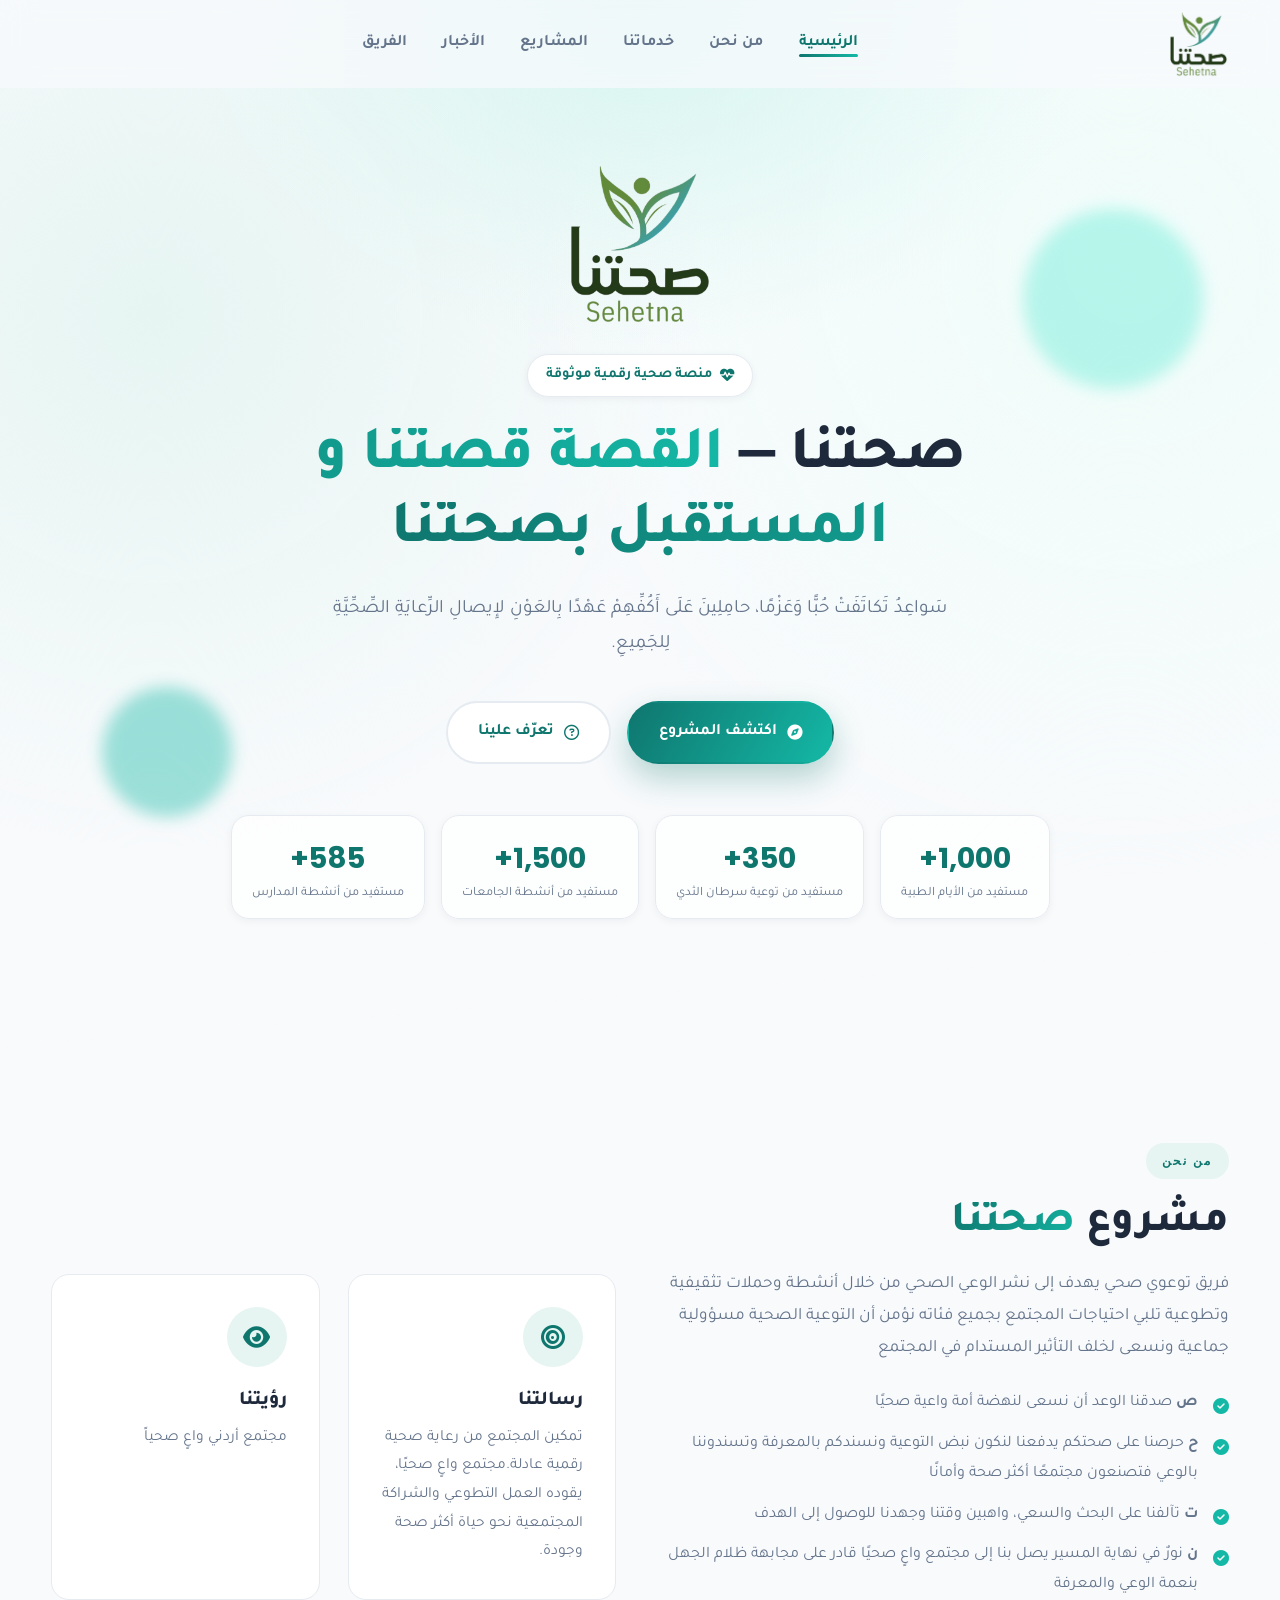
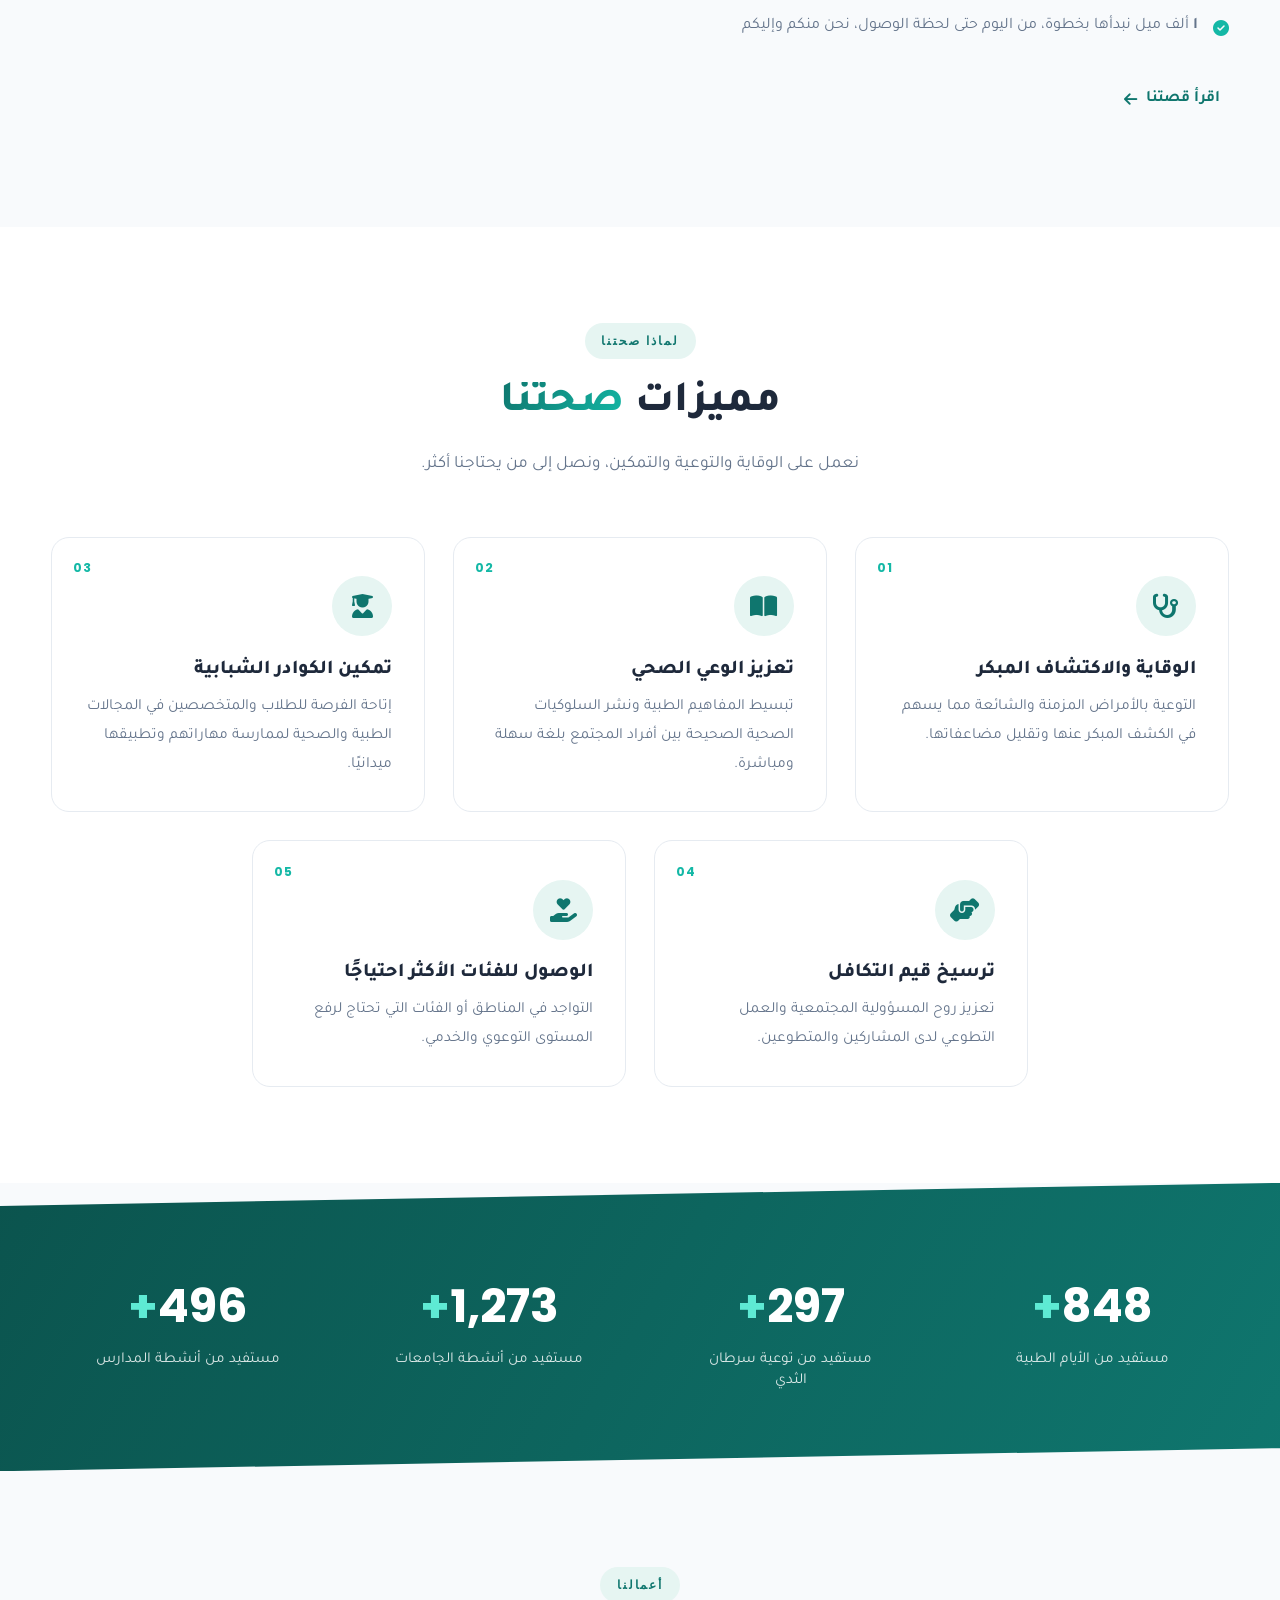
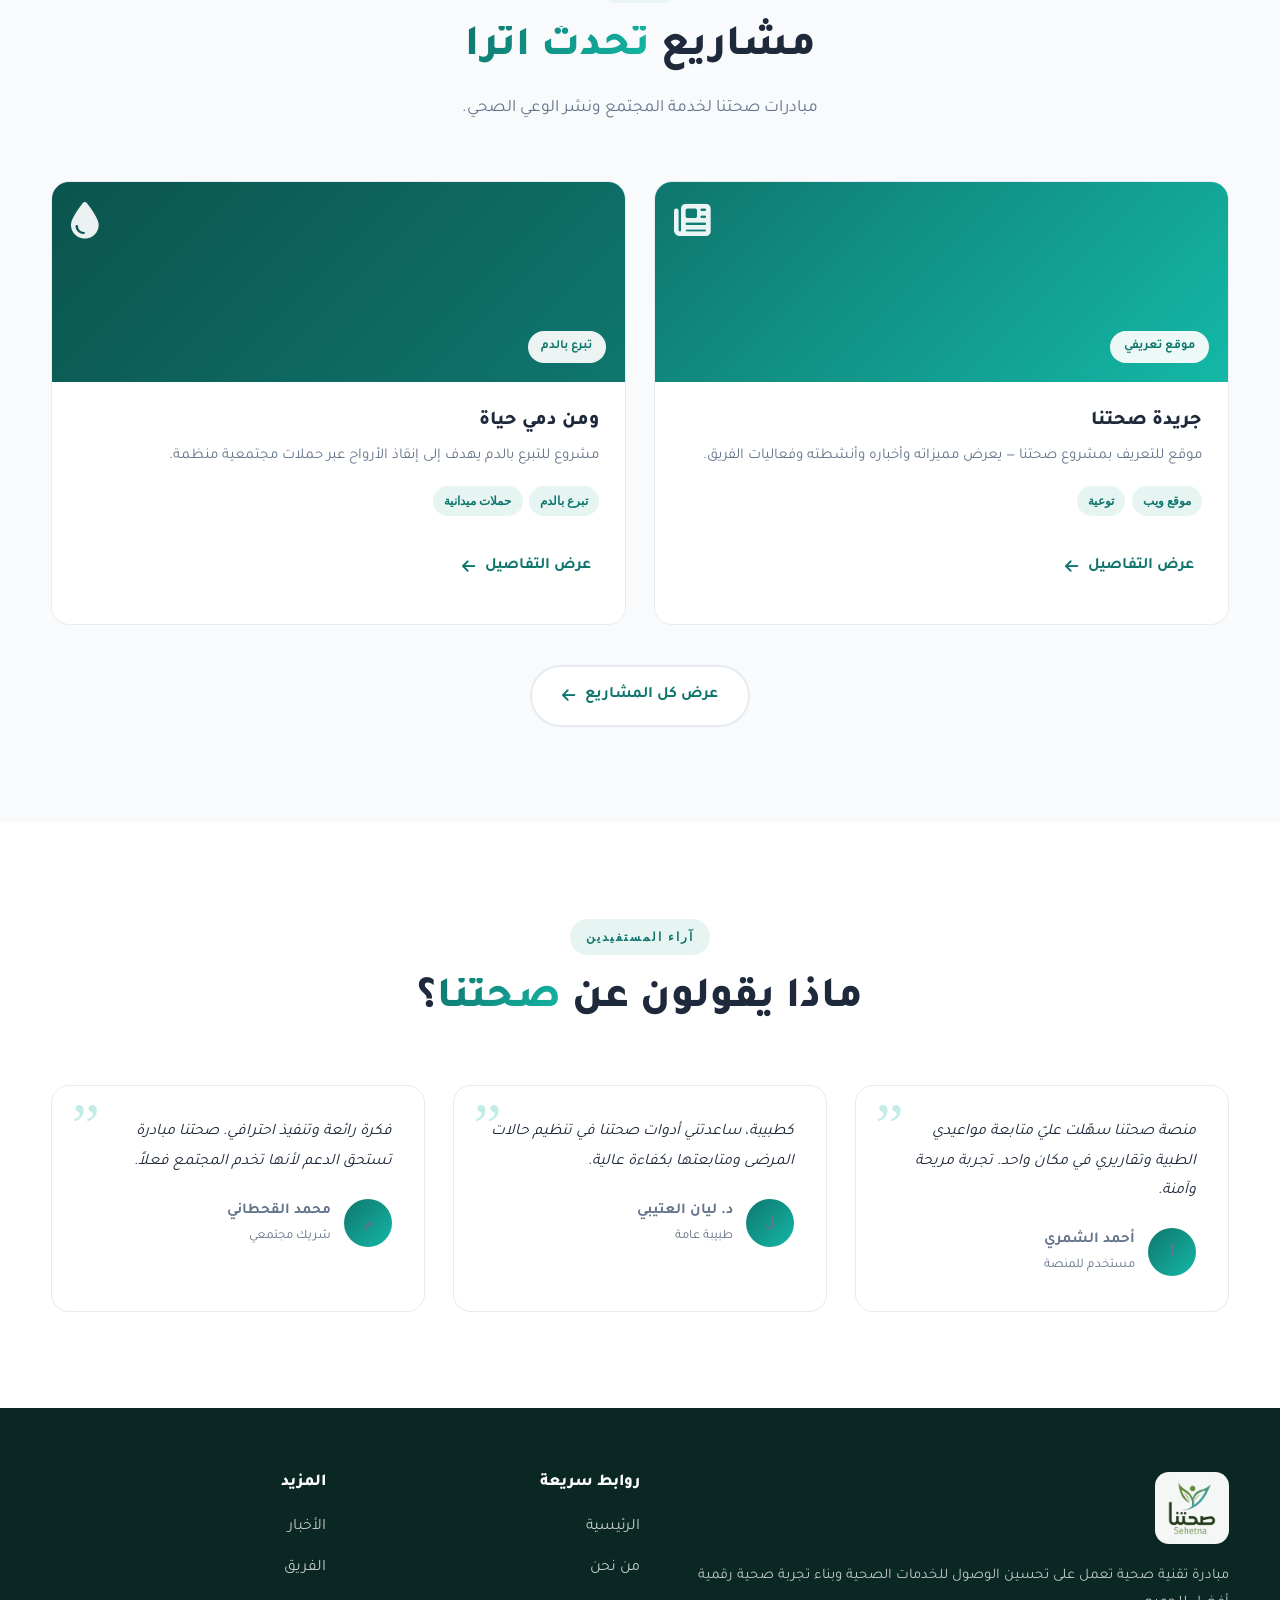
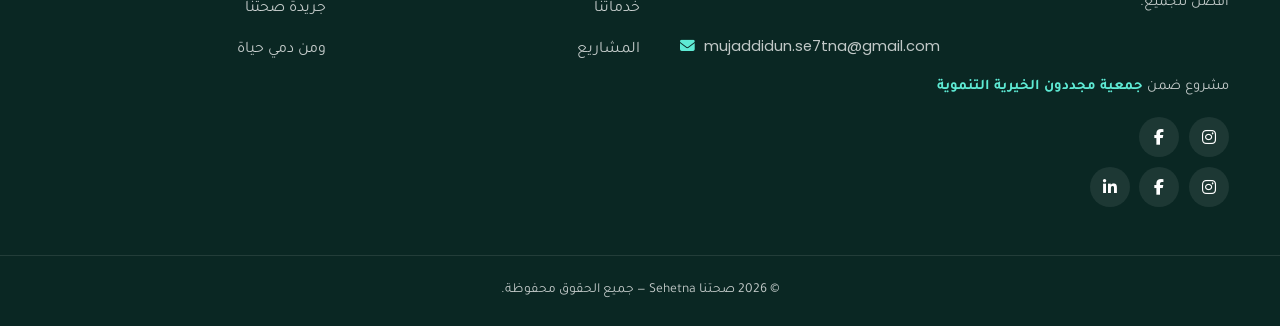
<file: index.html>
﻿<!DOCTYPE html>
<html lang="ar" dir="rtl">
  <head>
    <meta charset="UTF-8" />
    <meta name="viewport" content="width=device-width, initial-scale=1.0" />

    <!-- Primary SEO -->
    <title>صحتنا | القصة قصتنا و المستقبل بصحتنا</title>
    <meta
      name="description"
      content="صحتنا منصة تقنية صحية تساعد على تحسين الوصول للخدمات الصحية وبناء تجربة صحية أفضل من خلال حلول رقمية مبتكرة."
    />
    <meta
      name="keywords"
      content="صحتنا, Sehetna, الرعاية الصحية الرقمية, الصحة, تقنية صحية, تطبيقات طبية, منصة صحية"
    />
    <meta name="author" content="فريق صحتنا التطوعي" />

    <!-- Open Graph -->
    <meta property="og:type" content="website" />
    <meta property="og:title" content="صحتنا | القصة قصــتنا و المستقبل بصحتنا" />
    <meta
      property="og:description"
      content="حلول تقنية تساعد على تحسين الوصول للخدمات الصحية وبناء تجربة صحية أفضل."
    />
    <meta property="og:image" content="assets/images/logo.png" />
    <meta property="og:locale" content="ar_AR" />
    <meta name="twitter:card" content="summary_large_image" />

    <!-- Icons & Fonts -->
    <link rel="icon" type="image/png" href="assets/images/logo.png" />
    <link rel="preconnect" href="https://fonts.googleapis.com" />
    <link rel="preconnect" href="https://fonts.gstatic.com" crossorigin />
    <link
      href="https://fonts.googleapis.com/css2?family=Poppins:wght@400;600;700&family=Tajawal:wght@300;400;500;700;800&display=swap"
      rel="stylesheet"
    />
    <link
      rel="stylesheet"
      href="https://cdnjs.cloudflare.com/ajax/libs/font-awesome/6.5.2/css/all.min.css"
      referrerpolicy="no-referrer"
    />
    <link rel="stylesheet" href="assets/css/common.css" />
    <link rel="stylesheet" href="assets/css/index.css" />
    <link rel="stylesheet" href="assets/css/projects.css" />
    <link rel="stylesheet" href="assets/css/news.css" />
  </head>

  <body>
    <a href="#main" class="skip-link">تخطَّ إلى المحتوى</a>

    <!-- ===================== HEADER ===================== -->
    <header class="header" id="header">
      <nav class="nav container" aria-label="التنقل الرئيسي">
        <a href="index.html" class="nav__brand" aria-label="صحتنا الصفحة الرئيسية">
          <img src="assets/images/logo.png" alt="شعار صحتنا" />
        </a>

        <ul class="nav__menu" id="navMenu">
          <li><a href="index.html" class="nav__link">الرئيسية</a></li>
          <li><a href="about.html" class="nav__link">من نحن</a></li>
          <li><a href="services.html" class="nav__link">خدماتنا</a></li>
          <li><a href="projects.html" class="nav__link">المشاريع</a></li>
          <li><a href="news.html" class="nav__link">الأخبار</a></li>
          <li><a href="team.html" class="nav__link">الفريق</a></li>
        </ul>

        <div class="nav__actions">
          <button
            class="nav__toggle"
            id="navToggle"
            aria-label="فتح القائمة"
            aria-expanded="false"
            aria-controls="navMenu"
          >
            <i class="fa-solid fa-bars"></i>
          </button>
        </div>
      </nav>
    </header>

    <main id="main">
      <!-- ===================== HERO ===================== -->
      <section class="hero">
        <span class="hero__blob hero__blob--1"></span>
        <span class="hero__blob hero__blob--2"></span>
        <div class="container hero__inner">
          <img src="assets/images/logo.png" alt="شعار صحتنا" class="hero__logo" />
          <span class="hero__badge">
            <i class="fa-solid fa-heart-pulse"></i>
            منصة صحية رقمية موثوقة
          </span>
          <h1 class="hero__title">
            صحتنا —
            <span class="text-gradient">القصة قصتنا و المستقبل بصحتنا</span>
          </h1>
          <p class="hero__subtitle">
سَواعِدُ تَكاتَفَتْ حُبًّا وَعَزْمًا، حامِلِينَ عَلَى أَكُفِّهِمْ عَهْدًا بِالعَوْنِ
 لإِيصالِ الرِّعايَةِ الصِّحِّيَّةِ لِلجَمِيعِ.          
          <div class="hero__actions">
            <a href="projects.html" class="btn btn--primary">
              <i class="fa-solid fa-compass"></i> اكتشف المشروع
            </a>
            <a href="about.html" class="btn btn--outline">
              <i class="fa-regular fa-circle-question"></i> تعرّف علينا
            </a>
          </div>

          <div class="hero__mini-stats">
            <div>
              <div class="num" data-count="1000" data-suffix="+">0</div>
              <div class="lbl">مستفيد من الأيام الطبية</div>
            </div>
            <div>
              <div class="num" data-count="350" data-suffix="+">0</div>
              <div class="lbl">مستفيد من توعية سرطان الثدي</div>
            </div>
            <div>
              <div class="num" data-count="1500" data-suffix="+">0</div>
              <div class="lbl">مستفيد من أنشطة الجامعات</div>
            </div>
            <div>
              <div class="num" data-count="585" data-suffix="+">0</div>
              <div class="lbl">مستفيد من أنشطة المدارس</div>
            </div>
          </div>
        </div>
      </section>

      <!-- ===================== ABOUT PREVIEW ===================== -->
      <section class="section">
        <div class="container split">
          <div class="reveal">
            <span class="eyebrow">من نحن</span>
            <h2 class="section__title">
              مشروع<span class="text-gradient"> صحتنا</span>
            </h2>
            <p class="section__desc" style="margin-bottom: 1.5rem">
              فريق توعوي صحي يهدف إلى نشر الوعي الصحي من خلال أنشطة
               وحملات تثقيفية وتطوعية تلبي احتياجات المجتمع بجميع فئاته 
              نؤمن أن التوعية الصحية مسؤولية جماعية ونسعى لخلف التأثير المستدام في المجتمع
            </p>
            <ul class="check-list">
              <li><strong>ص</strong> صدقنا الوعد أن نسعى لنهضة أمة واعية صحيًا</li>
              <li><strong>ح</strong> حرصنا على صحتكم يدفعنا لنكون نبض التوعية ونسندكم بالمعرفة وتسندوننا بالوعي فتصنعون مجتمعًا أكثر صحة وأمانًا</li>
              <li><strong>ت</strong> تآلفنا على البحث والسعي، واهبين وقتنا وجهدنا للوصول إلى الهدف</li>
              <li><strong>ن</strong> نورٌ في نهاية المسير يصل بنا إلى مجتمع واعٍ صحيًا قادر على مجابهة ظلام الجهل بنعمة الوعي والمعرفة</li>
              <li><strong>ا</strong> ألف ميل نبدأها بخطوة، من اليوم حتى لحظة الوصول، نحن منكم وإليكم</li>
            </ul>
            <a href="about.html" class="btn btn--ghost" style="margin-top: 1rem">
              اقرأ قصتنا <i class="fa-solid fa-arrow-left"></i>
            </a>
          </div>

          <div class="grid grid--2 reveal">
            <div class="card">
              <div class="card__icon"><i class="fa-solid fa-bullseye"></i></div>
              <h3 class="card__title">رسالتنا</h3>
              <p class="card__text">تمكين المجتمع من رعاية صحية رقمية عادلة.مجتمع واعٍ صحيًا، يقوده العمل التطوعي والشراكة المجتمعية نحو حياة أكثر صحة وجودة.</p>
            </div>
            <div class="card">
              <div class="card__icon"><i class="fa-solid fa-eye"></i></div>
              <h3 class="card__title">رؤيتنا</h3>
              <p class="card__text">مجتمع أردني واعٍ صحياً</p>
            </div>
          </div>
        </div>
      </section>

      <!-- ===================== FEATURES ===================== -->
      <section class="section" style="background: var(--bg-alt)" id="features">
        <div class="container">
          <div class="section__head">
            <span class="eyebrow">لماذا صحتنا</span>
            <h2 class="section__title">
              مميزات <span class="text-gradient">صحتنا</span>
            </h2>
            <p class="section__desc">
              نعمل على الوقاية والتوعية والتمكين، ونصل إلى من يحتاجنا أكثر.
            </p>
          </div>

          <div class="features-grid">
            <article class="card feature-card reveal">
              <span class="feature-card__num">01</span>
              <div class="card__icon"><i class="fa-solid fa-stethoscope"></i></div>
              <h3 class="card__title">الوقاية والاكتشاف المبكر</h3>
              <p class="card__text">
                التوعية بالأمراض المزمنة والشائعة مما يسهم في الكشف المبكر عنها
                وتقليل مضاعفاتها.
              </p>
            </article>
            <article class="card feature-card reveal">
              <span class="feature-card__num">02</span>
              <div class="card__icon"><i class="fa-solid fa-book-open"></i></div>
              <h3 class="card__title">تعزيز الوعي الصحي</h3>
              <p class="card__text">
                تبسيط المفاهيم الطبية ونشر السلوكيات الصحية الصحيحة بين أفراد
                المجتمع بلغة سهلة ومباشرة.
              </p>
            </article>
            <article class="card feature-card reveal">
              <span class="feature-card__num">03</span>
              <div class="card__icon"><i class="fa-solid fa-user-graduate"></i></div>
              <h3 class="card__title">تمكين الكوادر الشبابية</h3>
              <p class="card__text">
                إتاحة الفرصة للطلاب والمتخصصين في المجالات الطبية والصحية لممارسة
                مهاراتهم وتطبيقها ميدانيًا.
              </p>
            </article>
            <article class="card feature-card reveal">
              <span class="feature-card__num">04</span>
              <div class="card__icon"><i class="fa-solid fa-handshake-angle"></i></div>
              <h3 class="card__title">ترسيخ قيم التكافل</h3>
              <p class="card__text">
                تعزيز روح المسؤولية المجتمعية والعمل التطوعي لدى المشاركين
                والمتطوعين.
              </p>
            </article>
            <article class="card feature-card reveal">
              <span class="feature-card__num">05</span>
              <div class="card__icon"><i class="fa-solid fa-hand-holding-heart"></i></div>
              <h3 class="card__title">الوصول للفئات الأكثر احتياجًا</h3>
              <p class="card__text">
                التواجد في المناطق أو الفئات التي تحتاج لرفع المستوى التوعوي
                والخدمي.
              </p>
            </article>
          </div>
        </div>
      </section>

      <!-- ===================== STATISTICS ===================== -->
      <section class="section--tight stats">
        <div class="container">
          <div class="grid grid--4">
            <div class="reveal">
              <div class="stat__num">
                <span data-count="1000">0</span><span class="plus">+</span>
              </div>
              <div class="stat__label">مستفيد من الأيام الطبية</div>
            </div>
            <div class="reveal">
              <div class="stat__num">
                <span data-count="350">0</span><span class="plus">+</span>
              </div>
              <div class="stat__label">مستفيد من توعية سرطان الثدي</div>
            </div>
            <div class="reveal">
              <div class="stat__num">
                <span data-count="1500">0</span><span class="plus">+</span>
              </div>
              <div class="stat__label">مستفيد من أنشطة الجامعات</div>
            </div>
            <div class="reveal">
              <div class="stat__num">
                <span data-count="585">0</span><span class="plus">+</span>
              </div>
              <div class="stat__label">مستفيد من أنشطة المدارس</div>
            </div>
          </div>
        </div>
      </section>

      <!-- ===================== PROJECTS PREVIEW ===================== -->
      <section class="section">
        <div class="container">
          <div class="section__head">
            <span class="eyebrow">أعمالنا</span>
            <h2 class="section__title">
              مشاريع <span class="text-gradient">تُحدث أثراً</span>
            </h2>
            <p class="section__desc">
              مبادرات صحتنا لخدمة المجتمع ونشر الوعي الصحي.
            </p>
          </div>

          <div class="grid grid--2">
            <article class="card project reveal">
              <div class="project__media project__media--1">
                <i class="fa-solid fa-newspaper"></i>
                <span class="project__badge">موقع تعريفي</span>
              </div>
              <div class="project__body">
                <h3>جريدة صحتنا</h3>
                <p>موقع للتعريف بمشروع صحتنا — يعرض مميزاته وأخباره وأنشطته وفعاليات الفريق.</p>
                <div class="tags">
                  <span class="tag">موقع ويب</span>
                  <span class="tag">توعية</span>
                </div>
                <a href="project-details.html" class="btn btn--ghost">
                  عرض التفاصيل <i class="fa-solid fa-arrow-left"></i>
                </a>
              </div>
            </article>

            <article class="card project reveal">
              <div class="project__media project__media--2">
                <i class="fa-solid fa-droplet"></i>
                <span class="project__badge">تبرع بالدم</span>
              </div>
              <div class="project__body">
                <h3>ومن دمي حياة</h3>
                <p>مشروع للتبرع بالدم يهدف إلى إنقاذ الأرواح عبر حملات مجتمعية منظمة.</p>
                <div class="tags">
                  <span class="tag">تبرع بالدم</span>
                  <span class="tag">حملات ميدانية</span>
                </div>
                <a href="project-blood.html" class="btn btn--ghost">
                  عرض التفاصيل <i class="fa-solid fa-arrow-left"></i>
                </a>
              </div>
            </article>
          </div>

          <div style="text-align: center; margin-top: 2.5rem">
            <a href="projects.html" class="btn btn--outline">
              عرض كل المشاريع <i class="fa-solid fa-arrow-left"></i>
            </a>
          </div>
        </div>
      </section>

      <!-- ===================== TESTIMONIALS ===================== -->
      <section class="section" style="background: var(--bg-alt)">
        <div class="container">
          <div class="section__head">
            <span class="eyebrow">آراء المستفيدين</span>
            <h2 class="section__title">
              ماذا يقولون عن <span class="text-gradient">صحتنا</span>؟
            </h2>
          </div>

          <div class="grid grid--3">
            <figure class="quote reveal">
              <p>
                منصة صحتنا سهّلت عليّ متابعة مواعيدي الطبية وتقاريري في مكان
                واحد. تجربة مريحة وآمنة.
              </p>
              <figcaption class="quote__author">
                <span class="avatar">أ</span>
                <span>
                  <b>أحمد الشمري</b>
                  <span>مستخدم للمنصة</span>
                </span>
              </figcaption>
            </figure>

            <figure class="quote reveal">
              <p>
                كطبيبة، ساعدتني أدوات صحتنا في تنظيم حالات المرضى ومتابعتها
                بكفاءة عالية.
              </p>
              <figcaption class="quote__author">
                <span class="avatar">ل</span>
                <span>
                  <b>د. ليان العتيبي</b>
                  <span>طبيبة عامة</span>
                </span>
              </figcaption>
            </figure>

            <figure class="quote reveal">
              <p>
                فكرة رائعة وتنفيذ احترافي. صحتنا مبادرة تستحق الدعم لأنها تخدم
                المجتمع فعلاً.
              </p>
              <figcaption class="quote__author">
                <span class="avatar">م</span>
                <span>
                  <b>محمد القحطاني</b>
                  <span>شريك مجتمعي</span>
                </span>
              </figcaption>
            </figure>
          </div>
        </div>
      </section>

      <!-- = ==================== NEWS PREVIEW =====================
      <section class="section">
        <div class="container">
          <div class="section__head">
            <span class="eyebrow">آخر المستجدات</span>
            <h2 class="section__title">
              أخبار <span class="text-gradient">صحتنا</span>
            </h2>
            <p class="section__desc">
              تابع أحدث فعالياتنا وحملاتنا التوعوية ومبادراتنا الصحية.
            </p>
          </div>

          <div class="grid grid--3">
            <article class="card post reveal">
              <div class="post__media post__media--1">
                <i class="fa-solid fa-syringe"></i>
                <span class="post__cat">حملات</span>
              </div>
              <div class="post__body">
                <div class="post__meta">
                  <span><i class="fa-regular fa-calendar"></i> 12 يوليو 2026</span>
                  <span><i class="fa-regular fa-user"></i> فريق صحتنا</span>
                </div>
                <h3 class="post__title">حملة التطعيم الموسمي في الأحياء</h3>
                <p class="post__excerpt">
                  أطلق فريقنا حملة توعوية للتطعيم الموسمي وصلت إلى مئات الأسر.
                </p>
                <a href="news.html" class="btn btn--ghost">
                  اقرأ المزيد <i class="fa-solid fa-arrow-left"></i>
                </a>
              </div>
            </article>

            <article class="card post reveal">
              <div class="post__media post__media--2">
                <i class="fa-solid fa-heart-pulse"></i>
                <span class="post__cat">توعية</span>
              </div>
              <div class="post__body">
                <div class="post__meta">
                  <span><i class="fa-regular fa-calendar"></i> 28 يونيو 2026</span>
                  <span><i class="fa-regular fa-user"></i> د. نورة</span>
                </div>
                <h3 class="post__title">نصائح للوقاية من أمراض القلب</h3>
                <p class="post__excerpt">
                  سلسلة محتوى توعوي يقدّمها أطباء الفريق حول صحة القلب.
                </p>
                <a href="news.html" class="btn btn--ghost">
                  اقرأ المزيد <i class="fa-solid fa-arrow-left"></i>
                </a>
              </div>
            </article>

            <article class="card post reveal">
              <div class="post__media post__media--4">
                <i class="fa-solid fa-handshake-angle"></i>
                <span class="post__cat">شراكات</span>
              </div>
              <div class="post__body">
                <div class="post__meta">
                  <span><i class="fa-regular fa-calendar"></i> 15 يونيو 2026</span>
                  <span><i class="fa-regular fa-user"></i> إدارة صحتنا</span>
                </div>
                <h3 class="post__title">شراكة جديدة مع مركز صحي مجتمعي</h3>
                <p class="post__excerpt">
                  توقيع اتفاقية تعاون لتقديم خدمات رقمية للمراجعين.
                </p>
                <a href="news.html" class="btn btn--ghost">
                  اقرأ المزيد <i class="fa-solid fa-arrow-left"></i>
                </a>
              </div>
            </article>
          </div>

          <div style="text-align: center; margin-top: 2.5rem">
            <a href="news.html" class="btn btn--outline">
              كل الأخبار <i class="fa-solid fa-arrow-left"></i>
            </a>
          </div>
        </div>
      </section>

    </main> -->

    <!-- ===================== FOOTER ===================== -->
    <footer class="footer">
      <div class="container">
        <div class="footer__grid">
          <div class="footer__col">
            <div class="footer__brand">
              <img src="assets/images/logo.png" alt="شعار صحتنا" />
            </div>
            <p>
              مبادرة تقنية صحية تعمل على تحسين الوصول للخدمات الصحية وبناء تجربة
              صحية رقمية أفضل للجميع.
            </p>
            <p class="footer__contact">
              <i class="fa-solid fa-envelope"></i>
              <a href="mailto:mujaddidun.se7tna@gmail.com">mujaddidun.se7tna@gmail.com</a>
              </a>
            </p>
            <p class="footer__assoc">
              مشروع ضمن
              <a href="https://www.linkedin.com/company/mujaddidunjo/" target="_blank" rel="noopener noreferrer">جمعية مجددون الخيرية التنموية</a>
            </p>
            <div class="footer__socials" aria-label="حسابات صحتنا">
              <a href="https://www.instagram.com/sehetna.mjo" target="_blank" rel="noopener noreferrer" aria-label="إنستغرام صحتنا" title="إنستغرام صحتنا"><i class="fa-brands fa-instagram"></i></a>
              <a href="https://www.facebook.com/share/1G5tbaCBkS/" target="_blank" rel="noopener noreferrer" aria-label="فيسبوك صحتنا" title="فيسبوك صحتنا"><i class="fa-brands fa-facebook-f"></i></a>
            </div>
            <div class="footer__socials footer__socials--assoc" aria-label="حسابات مجددون">
              <a href="https://www.instagram.com/mujaddidun.jo" target="_blank" rel="noopener noreferrer" aria-label="إنستغرام مجددون" title="إنستغرام مجددون"><i class="fa-brands fa-instagram"></i></a>
              <a href="https://www.facebook.com/share/1KsnA6hLz5/" target="_blank" rel="noopener noreferrer" aria-label="فيسبوك مجددون" title="فيسبوك مجددون"><i class="fa-brands fa-facebook-f"></i></a>
              <a href="https://www.linkedin.com/company/mujaddidunjo/" target="_blank" rel="noopener noreferrer" aria-label="لينكدإن مجددون" title="لينكدإن مجددون"><i class="fa-brands fa-linkedin-in"></i></a>
            </div>
          </div>

          <div class="footer__col">
            <h4>روابط سريعة</h4>
            <ul>
              <li><a href="index.html">الرئيسية</a></li>
              <li><a href="about.html">من نحن</a></li>
              <li><a href="services.html">خدماتنا</a></li>
              <li><a href="projects.html">المشاريع</a></li>
            </ul>
          </div>

          <div class="footer__col">
            <h4>المزيد</h4>
            <ul>
              <li><a href="news.html">الأخبار</a></li>
              <li><a href="team.html">الفريق</a></li>
              <li><a href="project-details.html">جريدة صحتنا</a></li>
              <li><a href="project-blood.html">ومن دمي حياة</a></li>
            </ul>
          </div>

        </div>
      </div>
      <div class="footer__bottom">
        <div class="container">
          <p>© <span data-year>2026</span> صحتنا Sehetna — جميع الحقوق محفوظة.</p>
        </div>
      </div>
    </footer>

    <button class="to-top" id="toTop" aria-label="العودة إلى الأعلى">
      <i class="fa-solid fa-arrow-up"></i>
    </button>

    <script src="assets/js/script.js"></script>
  </body>
</html>
</file>
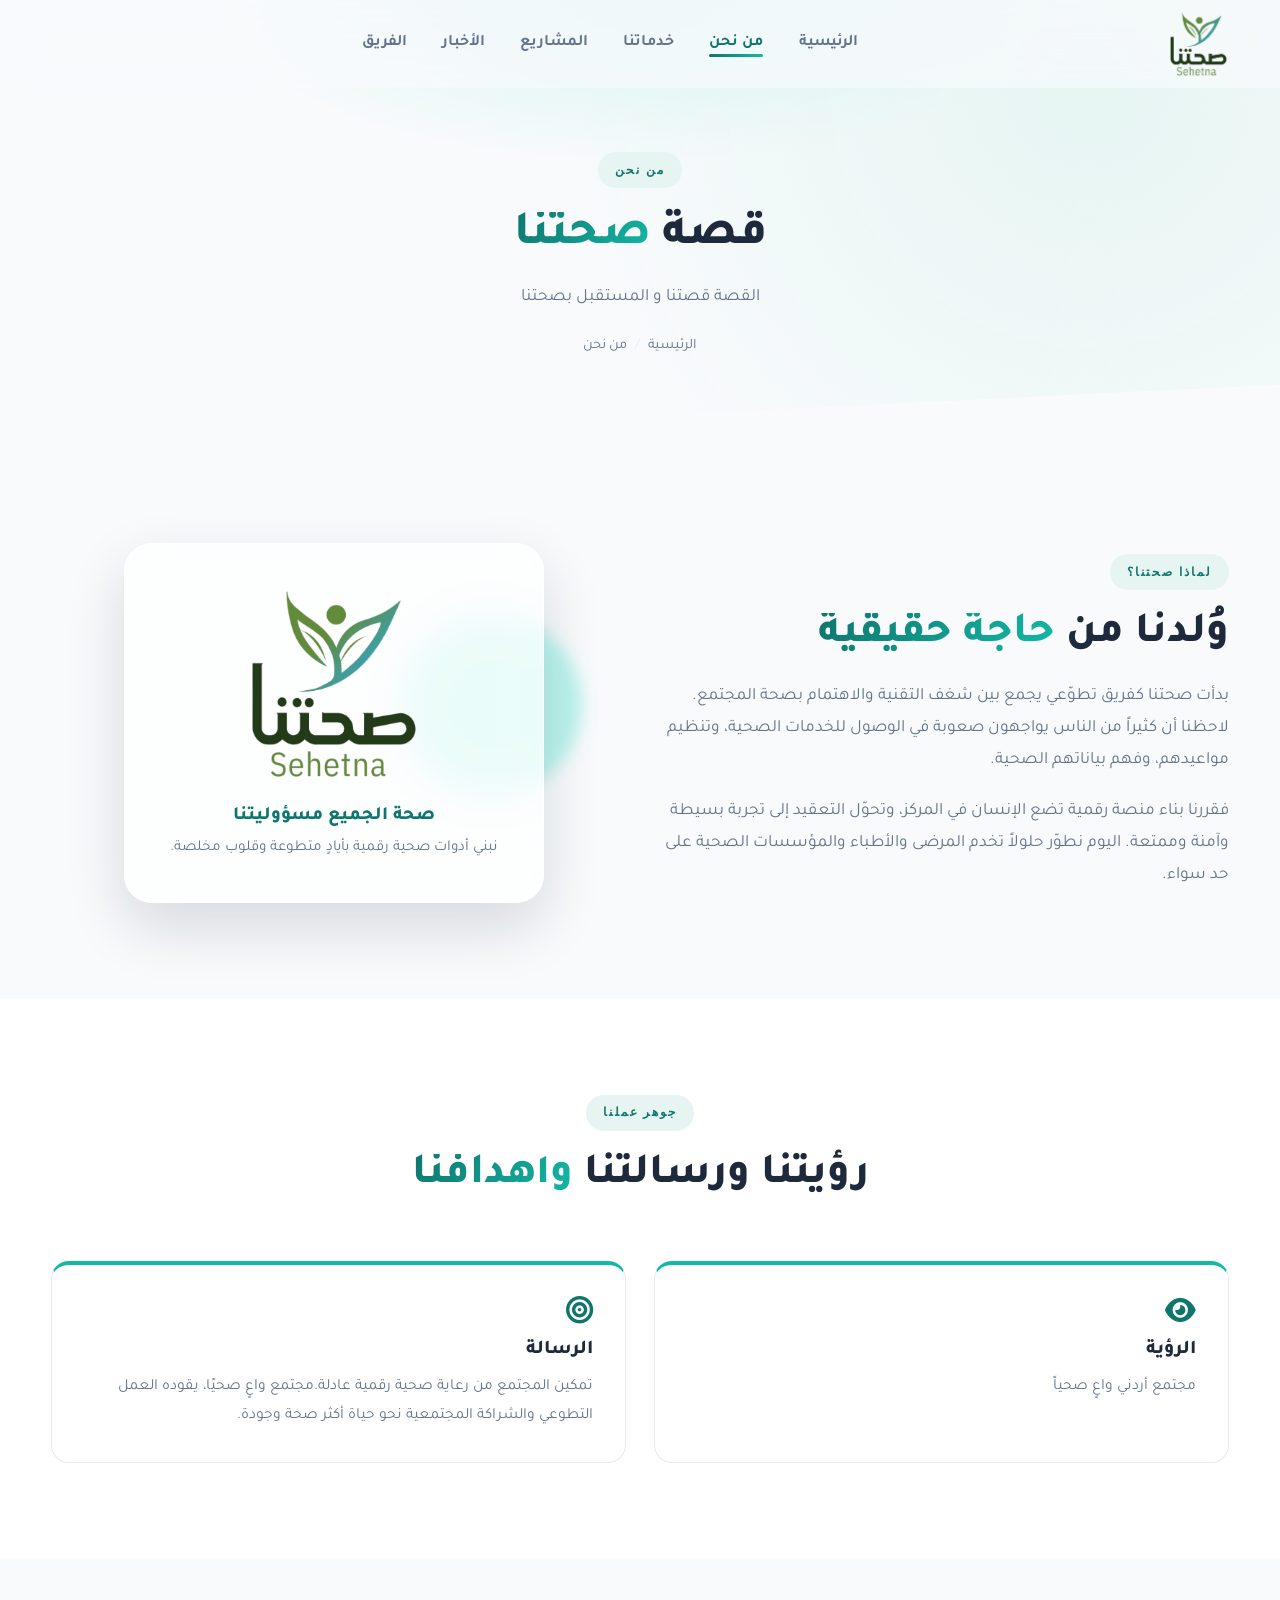
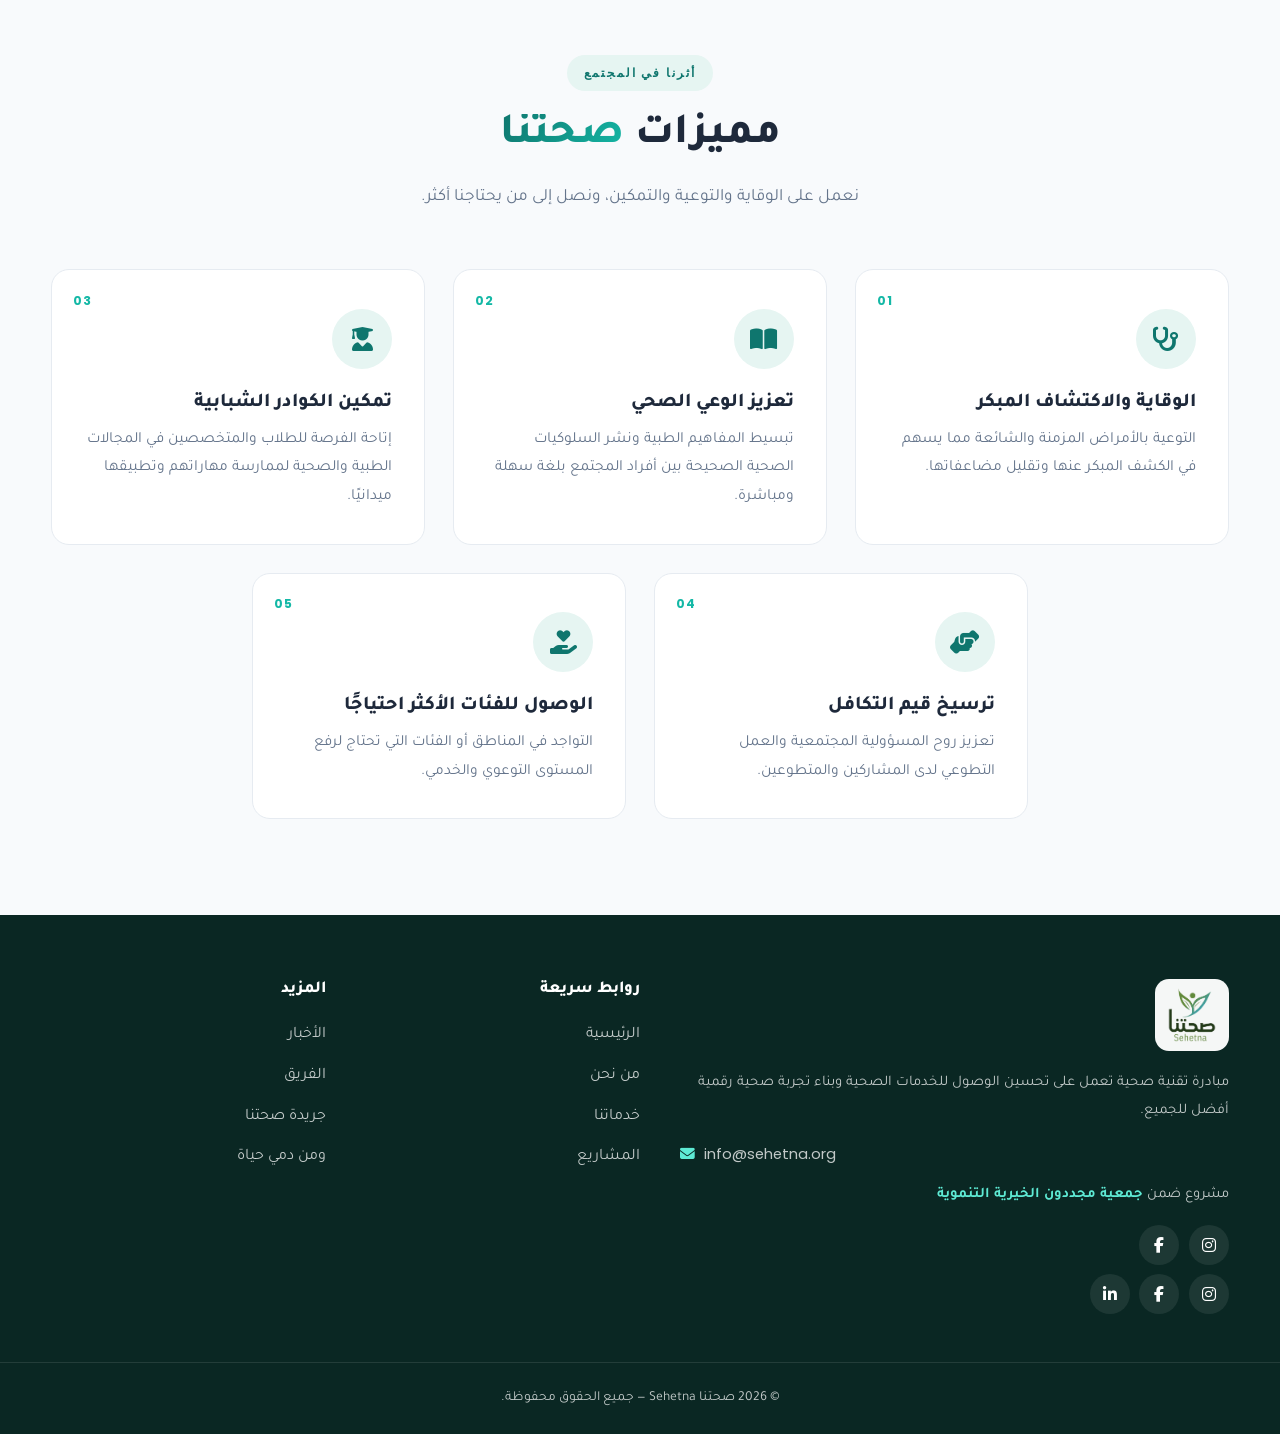
<file: about.html>
<!DOCTYPE html>
<html lang="ar" dir="rtl">
  <head>
    <meta charset="UTF-8" />
    <meta name="viewport" content="width=device-width, initial-scale=1.0" />

    <title>من نحن | صحتنا</title>
    <meta
      name="description"
      content="تعرّف على رؤية ورسالة وأهداف صحتنا، المبادرة التقنية الصحية التي تسعى لتحسين تجربة الرعاية الصحية الرقمية للجميع."
    />
    <meta name="keywords" content="صحتنا, من نحن, رؤية, رسالة, أهداف, مبادرة صحية" />
    <meta name="author" content="فريق صحتنا التطوعي" />

    <meta property="og:type" content="website" />
    <meta property="og:title" content="من نحن | صحتنا" />
    <meta
      property="og:description"
      content="رؤية ورسالة وأهداف صحتنا لتحسين الرعاية الصحية الرقمية."
    />
    <meta property="og:image" content="assets/images/logo.png" />
    <meta property="og:locale" content="ar_AR" />

    <link rel="icon" type="image/png" href="assets/images/logo.png" />
    <link rel="preconnect" href="https://fonts.googleapis.com" />
    <link rel="preconnect" href="https://fonts.gstatic.com" crossorigin />
    <link
      href="https://fonts.googleapis.com/css2?family=Poppins:wght@400;600;700&family=Tajawal:wght@300;400;500;700;800&display=swap"
      rel="stylesheet"
    />
    <link
      rel="stylesheet"
      href="https://cdnjs.cloudflare.com/ajax/libs/font-awesome/6.5.2/css/all.min.css"
      referrerpolicy="no-referrer"
    />
    <link rel="stylesheet" href="assets/css/common.css" />
    <link rel="stylesheet" href="assets/css/about.css" />
  </head>

  <body>
    <a href="#main" class="skip-link">تخطَّ إلى المحتوى</a>

    <!-- ===================== HEADER ===================== -->
    <header class="header" id="header">
      <nav class="nav container" aria-label="التنقل الرئيسي">
        <a href="index.html" class="nav__brand" aria-label="صحتنا الصفحة الرئيسية">
          <img src="assets/images/logo.png" alt="شعار صحتنا" />
        </a>
        <ul class="nav__menu" id="navMenu">
          <li><a href="index.html" class="nav__link">الرئيسية</a></li>
          <li><a href="about.html" class="nav__link">من نحن</a></li>
          <li><a href="services.html" class="nav__link">خدماتنا</a></li>
          <li><a href="projects.html" class="nav__link">المشاريع</a></li>
          <li><a href="news.html" class="nav__link">الأخبار</a></li>
          <li><a href="team.html" class="nav__link">الفريق</a></li>
        </ul>
        <div class="nav__actions">
          <button class="nav__toggle" id="navToggle" aria-label="فتح القائمة" aria-expanded="false" aria-controls="navMenu">
            <i class="fa-solid fa-bars"></i>
          </button>
        </div>
      </nav>
    </header>

    <main id="main">
      <!-- ===================== PAGE HERO ===================== -->
      <section class="page-hero">
        <div class="container">
          <span class="eyebrow">من نحن</span>
          <h1>قصة <span class="text-gradient">صحتنا</span></h1>
          <p>
            القصة قصتنا و المستقبل بصحتنا
          </p>
          <nav class="breadcrumb" aria-label="مسار التنقل">
            <a href="index.html">الرئيسية</a>
            <span class="sep">/</span>
            <span>من نحن</span>
          </nav>
        </div>
      </section>

      <!-- ===================== STORY ===================== -->
      <section class="section">
        <div class="container split">
          <div class="reveal">
            <span class="eyebrow">لماذا صحتنا؟</span>
            <h2 class="section__title">
              وُلدنا من <span class="text-gradient">حاجة حقيقية</span>
            </h2>
            <p class="section__desc" style="margin-bottom: 1.2rem">
              بدأت صحتنا كفريق تطوّعي يجمع بين شغف التقنية والاهتمام بصحة المجتمع.
              لاحظنا أن كثيراً من الناس يواجهون صعوبة في الوصول للخدمات الصحية،
              وتنظيم مواعيدهم، وفهم بياناتهم الصحية.
            </p>
            <p class="section__desc">
              فقررنا بناء منصة رقمية تضع الإنسان في المركز، وتحوّل التعقيد إلى
              تجربة بسيطة وآمنة وممتعة. اليوم نطوّر حلولاً تخدم المرضى والأطباء
              والمؤسسات الصحية على حد سواء.
            </p>
          </div>
          <div class="hero__visual reveal">
            <span class="hero__blob hero__blob--1"></span>
            <div class="hero__card">
              <img src="assets/images/logo.png" alt="شعار صحتنا" />
              <h3>صحة الجميع مسؤوليتنا</h3>
              <p>نبني أدوات صحية رقمية بأيادٍ متطوعة وقلوب مخلصة.</p>
            </div>
          </div>
        </div>
      </section>

      <!-- ===================== VISION / MISSION / GOALS ===================== -->
      <section class="section" style="background: var(--bg-alt)">
        <div class="container">
          <div class="section__head">
            <span class="eyebrow">جوهر عملنا</span>
            <h2 class="section__title">
              رؤيتنا ورسالتنا <span class="text-gradient">وأهدافنا</span>
            </h2>
          </div>

          <div class="grid grid--2">
            <div class="vmg-card reveal">
              <i class="fa-solid fa-eye"></i>
              <h3 class="card__title">الرؤية</h3>
              <p class="card__text">
                مجتمع أردني واعٍ صحياً
              </p>
            </div>
            <div class="vmg-card reveal">
              <i class="fa-solid fa-bullseye"></i>
              <h3 class="card__title">الرسالة</h3>
              <p class="card__text">
                تمكين المجتمع من رعاية صحية رقمية عادلة.مجتمع واعٍ صحيًا، يقوده العمل التطوعي والشراكة المجتمعية نحو حياة أكثر صحة وجودة.
              </p>
            </div>
          </div>
        </div>
      </section>

      <!-- ===================== FEATURES ===================== -->
      <section class="section">
        <div class="container">
          <div class="section__head">
            <span class="eyebrow">أثرنا في المجتمع</span>
            <h2 class="section__title">
              مميزات <span class="text-gradient">صحتنا</span>
            </h2>
            <p class="section__desc">
              نعمل على الوقاية والتوعية والتمكين، ونصل إلى من يحتاجنا أكثر.
            </p>
          </div>

          <div class="features-grid">
            <article class="card feature-card reveal">
              <span class="feature-card__num">01</span>
              <div class="card__icon"><i class="fa-solid fa-stethoscope"></i></div>
              <h3 class="card__title">الوقاية والاكتشاف المبكر</h3>
              <p class="card__text">
                التوعية بالأمراض المزمنة والشائعة مما يسهم في الكشف المبكر عنها
                وتقليل مضاعفاتها.
              </p>
            </article>
            <article class="card feature-card reveal">
              <span class="feature-card__num">02</span>
              <div class="card__icon"><i class="fa-solid fa-book-open"></i></div>
              <h3 class="card__title">تعزيز الوعي الصحي</h3>
              <p class="card__text">
                تبسيط المفاهيم الطبية ونشر السلوكيات الصحية الصحيحة بين أفراد
                المجتمع بلغة سهلة ومباشرة.
              </p>
            </article>
            <article class="card feature-card reveal">
              <span class="feature-card__num">03</span>
              <div class="card__icon"><i class="fa-solid fa-user-graduate"></i></div>
              <h3 class="card__title">تمكين الكوادر الشبابية</h3>
              <p class="card__text">
                إتاحة الفرصة للطلاب والمتخصصين في المجالات الطبية والصحية لممارسة
                مهاراتهم وتطبيقها ميدانيًا.
              </p>
            </article>
            <article class="card feature-card reveal">
              <span class="feature-card__num">04</span>
              <div class="card__icon"><i class="fa-solid fa-handshake-angle"></i></div>
              <h3 class="card__title">ترسيخ قيم التكافل</h3>
              <p class="card__text">
                تعزيز روح المسؤولية المجتمعية والعمل التطوعي لدى المشاركين
                والمتطوعين.
              </p>
            </article>
            <article class="card feature-card reveal">
              <span class="feature-card__num">05</span>
              <div class="card__icon"><i class="fa-solid fa-hand-holding-heart"></i></div>
              <h3 class="card__title">الوصول للفئات الأكثر احتياجًا</h3>
              <p class="card__text">
                التواجد في المناطق أو الفئات التي تحتاج لرفع المستوى التوعوي
                والخدمي.
              </p>
            </article>
          </div>
        </div>
      </section>

    <!-- ===================== FOOTER ===================== -->
    <footer class="footer">
      <div class="container">
        <div class="footer__grid">
          <div class="footer__col">
            <div class="footer__brand">
              <img src="assets/images/logo.png" alt="شعار صحتنا" />
            </div>
            <p>
              مبادرة تقنية صحية تعمل على تحسين الوصول للخدمات الصحية وبناء تجربة
              صحية رقمية أفضل للجميع.
            </p>
            <p class="footer__contact">
              <i class="fa-solid fa-envelope"></i>
              <a href="mailto:info@sehetna.org">info@sehetna.org</a>
            </p>
            <p class="footer__assoc">
              مشروع ضمن
              <a href="https://www.linkedin.com/company/mujaddidunjo/" target="_blank" rel="noopener noreferrer">جمعية مجددون الخيرية التنموية</a>
            </p>
            <div class="footer__socials" aria-label="حسابات صحتنا">
              <a href="https://www.instagram.com/sehetna.mjo" target="_blank" rel="noopener noreferrer" aria-label="إنستغرام صحتنا" title="إنستغرام صحتنا"><i class="fa-brands fa-instagram"></i></a>
              <a href="https://www.facebook.com/share/1G5tbaCBkS/" target="_blank" rel="noopener noreferrer" aria-label="فيسبوك صحتنا" title="فيسبوك صحتنا"><i class="fa-brands fa-facebook-f"></i></a>
            </div>
            <div class="footer__socials footer__socials--assoc" aria-label="حسابات مجددون">
              <a href="https://www.instagram.com/mujaddidun.jo" target="_blank" rel="noopener noreferrer" aria-label="إنستغرام مجددون" title="إنستغرام مجددون"><i class="fa-brands fa-instagram"></i></a>
              <a href="https://www.facebook.com/share/1KsnA6hLz5/" target="_blank" rel="noopener noreferrer" aria-label="فيسبوك مجددون" title="فيسبوك مجددون"><i class="fa-brands fa-facebook-f"></i></a>
              <a href="https://www.linkedin.com/company/mujaddidunjo/" target="_blank" rel="noopener noreferrer" aria-label="لينكدإن مجددون" title="لينكدإن مجددون"><i class="fa-brands fa-linkedin-in"></i></a>
            </div>
          </div>
          <div class="footer__col">
            <h4>روابط سريعة</h4>
            <ul>
              <li><a href="index.html">الرئيسية</a></li>
              <li><a href="about.html">من نحن</a></li>
              <li><a href="services.html">خدماتنا</a></li>
              <li><a href="projects.html">المشاريع</a></li>
            </ul>
          </div>
          <div class="footer__col">
            <h4>المزيد</h4>
            <ul>
              <li><a href="news.html">الأخبار</a></li>
              <li><a href="team.html">الفريق</a></li>
              <li><a href="project-details.html">جريدة صحتنا</a></li>
              <li><a href="project-blood.html">ومن دمي حياة</a></li>
            </ul>
          </div>
        </div>
      </div>
      <div class="footer__bottom">
        <div class="container">
          <p>© <span data-year>2026</span> صحتنا Sehetna — جميع الحقوق محفوظة.</p>
        </div>
      </div>
    </footer>

    <button class="to-top" id="toTop" aria-label="العودة إلى الأعلى">
      <i class="fa-solid fa-arrow-up"></i>
    </button>

    <script src="assets/js/script.js"></script>
  </body>
</html>
</file>
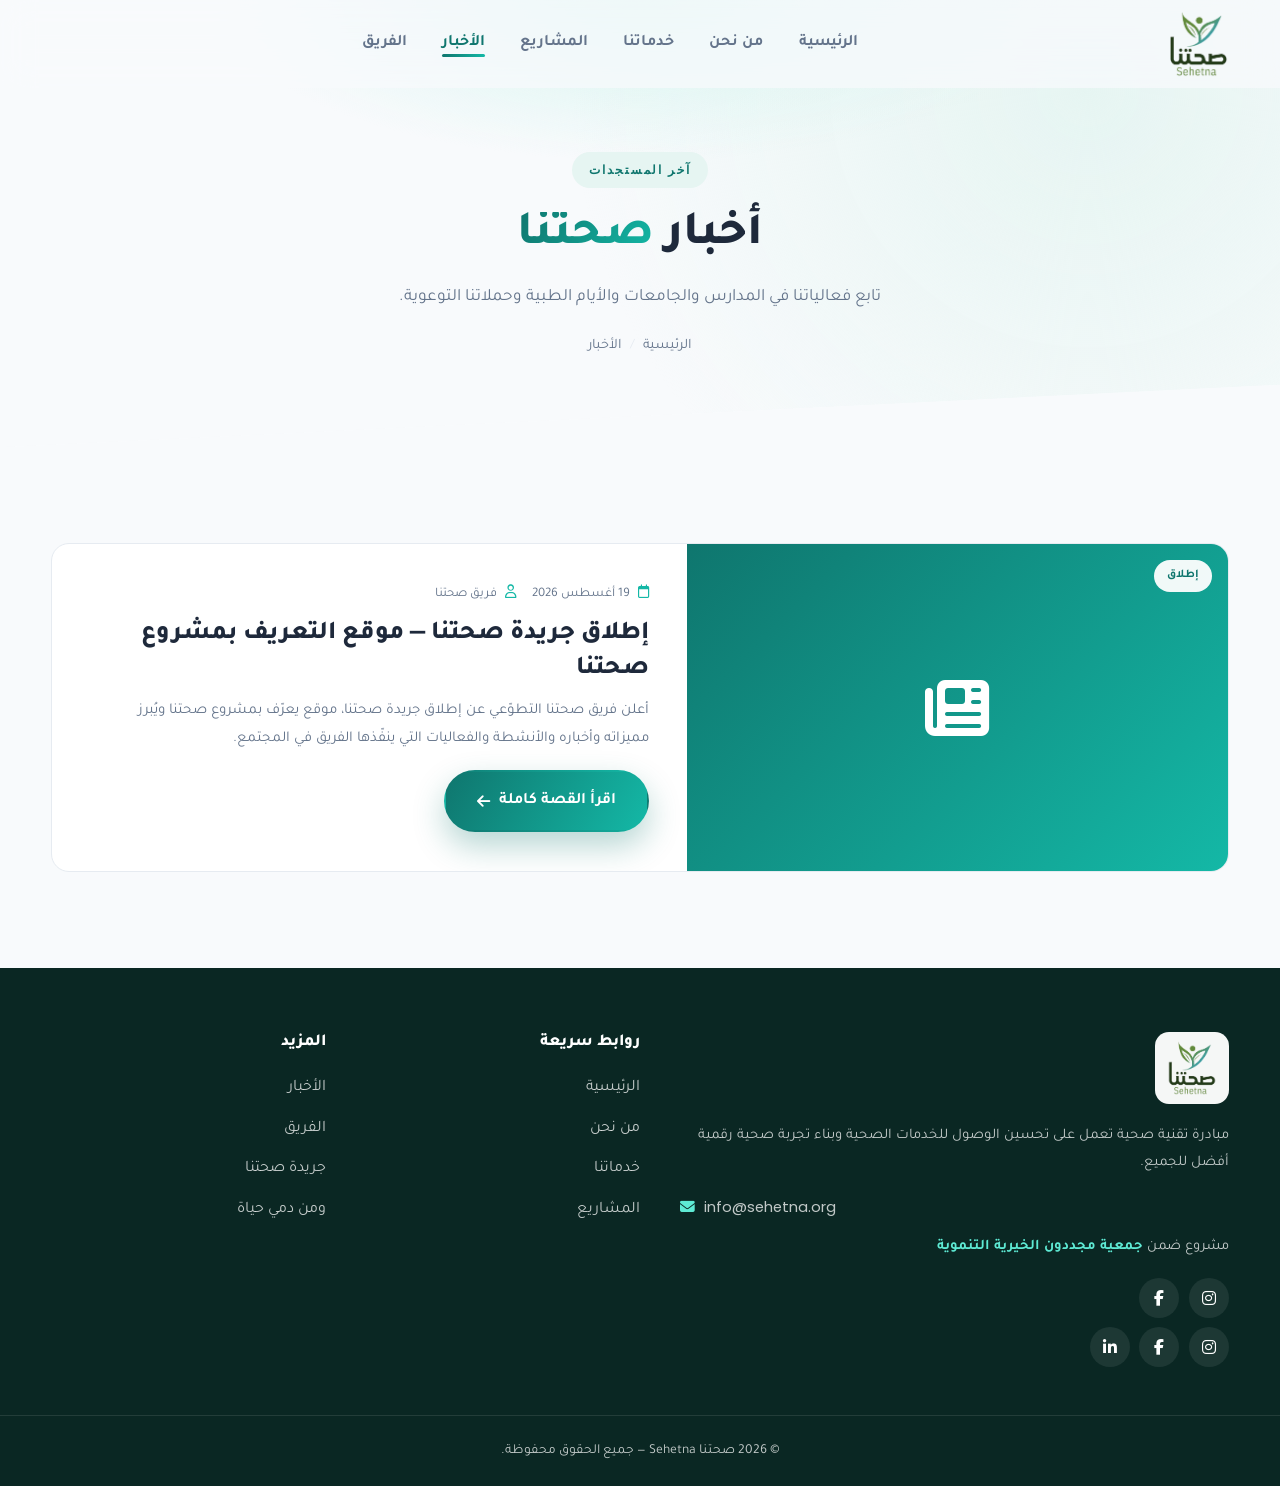
<file: news.html>
<!DOCTYPE html>
<html lang="ar" dir="rtl">
  <head>
    <meta charset="UTF-8" />
    <meta name="viewport" content="width=device-width, initial-scale=1.0" />

    <title>الأخبار | صحتنا</title>
    <meta
      name="description"
      content="آخر أخبار صحتنا: الحملات التوعوية، زيارات المدارس والجامعات، الأيام الطبية، والشراكات المجتمعية."
    />
    <meta name="keywords" content="صحتنا, أخبار, مدارس, جامعات, أيام طبية, حملات صحية, توعية, فعاليات" />
    <meta name="author" content="فريق صحتنا التطوعي" />

    <meta property="og:type" content="website" />
    <meta property="og:title" content="الأخبار | صحتنا" />
    <meta property="og:description" content="آخر أخبار وفعاليات صحتنا." />
    <meta property="og:image" content="assets/images/logo.png" />
    <meta property="og:locale" content="ar_AR" />

    <link rel="icon" type="image/png" href="assets/images/logo.png" />
    <link rel="preconnect" href="https://fonts.googleapis.com" />
    <link rel="preconnect" href="https://fonts.gstatic.com" crossorigin />
    <link
      href="https://fonts.googleapis.com/css2?family=Poppins:wght@400;600;700&family=Tajawal:wght@300;400;500;700;800&display=swap"
      rel="stylesheet"
    />
    <link
      rel="stylesheet"
      href="https://cdnjs.cloudflare.com/ajax/libs/font-awesome/6.5.2/css/all.min.css"
      referrerpolicy="no-referrer"
    />
    <link rel="stylesheet" href="assets/css/common.css" />
    <link rel="stylesheet" href="assets/css/news.css" />
  </head>

  <body>
    <a href="#main" class="skip-link">تخطَّ إلى المحتوى</a>

    <header class="header" id="header">
      <nav class="nav container" aria-label="التنقل الرئيسي">
        <a href="index.html" class="nav__brand" aria-label="صحتنا الصفحة الرئيسية">
          <img src="assets/images/logo.png" alt="شعار صحتنا" />
        </a>
        <ul class="nav__menu" id="navMenu">
          <li><a href="index.html" class="nav__link">الرئيسية</a></li>
          <li><a href="about.html" class="nav__link">من نحن</a></li>
          <li><a href="services.html" class="nav__link">خدماتنا</a></li>
          <li><a href="projects.html" class="nav__link">المشاريع</a></li>
          <li><a href="news.html" class="nav__link">الأخبار</a></li>
          <li><a href="team.html" class="nav__link">الفريق</a></li>
        </ul>
        <div class="nav__actions">
          <button class="nav__toggle" id="navToggle" aria-label="فتح القائمة" aria-expanded="false" aria-controls="navMenu">
            <i class="fa-solid fa-bars"></i>
          </button>
        </div>
      </nav>
    </header>

    <main id="main">
      <section class="page-hero">
        <div class="container">
          <span class="eyebrow">آخر المستجدات</span>
          <h1>أخبار <span class="text-gradient">صحتنا</span></h1>
          <p>تابع فعالياتنا في المدارس والجامعات والأيام الطبية وحملاتنا التوعوية.</p>
          <nav class="breadcrumb" aria-label="مسار التنقل">
            <a href="index.html">الرئيسية</a>
            <span class="sep">/</span>
            <span>الأخبار</span>
          </nav>
        </div>
      </section>

      <section class="section">
        <div class="container">
          <div class="grid grid--3">
            <!-- Featured -->
            <article class="card post post--featured reveal">
              <div class="post__media post__media--1">
                <i class="fa-solid fa-newspaper"></i>
                <span class="post__cat">إطلاق</span>
              </div>
              <div class="post__body">
                <div class="post__meta">
                  <span><i class="fa-regular fa-calendar"></i> 19 أغسطس 2026</span>
                  <span><i class="fa-regular fa-user"></i> فريق صحتنا</span>
                </div>
                <h2 class="post__title">إطلاق جريدة صحتنا — موقع التعريف بمشروع صحتنا</h2>
                <p class="post__excerpt">
                  أعلن فريق صحتنا التطوّعي عن إطلاق جريدة صحتنا، موقع يعرّف
                  بمشروع صحتنا ويُبرز مميزاته وأخباره والأنشطة والفعاليات التي
                  ينفّذها الفريق في المجتمع.
                </p>
                <a href="news/sehetna-journal-launch.html" class="btn btn--primary" style="width: fit-content">
                  اقرأ القصة كاملة <i class="fa-solid fa-arrow-left"></i>
                </a>
              </div>
            </article>

            <!-- Posts 2–9 (commented out)
            Post 2
            <article class="card post reveal">
              <div class="post__media post__media--2">
                <i class="fa-solid fa-heart-pulse"></i>
                <span class="post__cat">توعية</span>
              </div>
              <div class="post__body">
                <div class="post__meta">
                  <span><i class="fa-regular fa-calendar"></i> 28 يونيو 2026</span>
                </div>
                <h3 class="post__title">نصائح للوقاية من أمراض القلب</h3>
                <p class="post__excerpt">
                  سلسلة محتوى توعوي يقدّمها أطباء الفريق حول العادات اليومية التي
                  تحمي صحة القلب.
                </p>
                <a href="#" class="btn btn--ghost">
                  اقرأ المزيد <i class="fa-solid fa-arrow-left"></i>
                </a>
              </div>
            </article>

            Post 3
            <article class="card post reveal">
              <div class="post__media post__media--4">
                <i class="fa-solid fa-handshake-angle"></i>
                <span class="post__cat">شراكات</span>
              </div>
              <div class="post__body">
                <div class="post__meta">
                  <span><i class="fa-regular fa-calendar"></i> 15 يونيو 2026</span>
                </div>
                <h3 class="post__title">شراكة جديدة مع مركز صحي مجتمعي</h3>
                <p class="post__excerpt">
                  توقيع اتفاقية تعاون لتقديم خدمات رقمية للمراجعين وتسهيل حجز
                  المواعيد.
                </p>
                <a href="#" class="btn btn--ghost">
                  اقرأ المزيد <i class="fa-solid fa-arrow-left"></i>
                </a>
              </div>
            </article>

            Post 4
            <article class="card post reveal">
              <div class="post__media post__media--5">
                <i class="fa-solid fa-apple-whole"></i>
                <span class="post__cat">تغذية</span>
              </div>
              <div class="post__body">
                <div class="post__meta">
                  <span><i class="fa-regular fa-calendar"></i> 2 يونيو 2026</span>
                </div>
                <h3 class="post__title">ورشة التغذية الصحية للأطفال</h3>
                <p class="post__excerpt">
                  قدّمت أخصائية التغذية في الفريق ورشة تفاعلية للأمهات حول التغذية
                  السليمة للأطفال.
                </p>
                <a href="#" class="btn btn--ghost">
                  اقرأ المزيد <i class="fa-solid fa-arrow-left"></i>
                </a>
              </div>
            </article>

            Post 5
            <article class="card post reveal">
              <div class="post__media post__media--3">
                <i class="fa-solid fa-laptop-medical"></i>
                <span class="post__cat">تقنية</span>
              </div>
              <div class="post__body">
                <div class="post__meta">
                  <span><i class="fa-regular fa-calendar"></i> 20 مايو 2026</span>
                </div>
                <h3 class="post__title">إطلاق النسخة الجديدة من منصة صحتنا</h3>
                <p class="post__excerpt">
                  تحديث شامل لواجهة المنصة يجعل الوصول للخدمات الصحية أسرع وأسهل.
                </p>
                <a href="#" class="btn btn--ghost">
                  اقرأ المزيد <i class="fa-solid fa-arrow-left"></i>
                </a>
              </div>
            </article>

            Post 6
            <article class="card post reveal">
              <div class="post__media post__media--6">
                <i class="fa-solid fa-hand-holding-medical"></i>
                <span class="post__cat">مبادرات</span>
              </div>
              <div class="post__body">
                <div class="post__meta">
                  <span><i class="fa-regular fa-calendar"></i> 8 مايو 2026</span>
                </div>
                <h3 class="post__title">يوم صحي مجاني لكبار السن</h3>
                <p class="post__excerpt">
                  نظّم الفريق يوماً صحياً مجانياً شمل الفحوصات والاستشارات لكبار
                  السن في المجتمع.
                </p>
                <a href="#" class="btn btn--ghost">
                  اقرأ المزيد <i class="fa-solid fa-arrow-left"></i>
                </a>
              </div>
            </article>

            Post 7 — مدارس
            <article class="card post reveal">
              <div class="post__media post__media--7">
                <i class="fa-solid fa-school"></i>
                <span class="post__cat">مدارس</span>
              </div>
              <div class="post__body">
                <div class="post__meta">
                  <span><i class="fa-regular fa-calendar"></i> 25 أبريل 2026</span>
                </div>
                <h3 class="post__title">حملة توعية صحية في المدارس</h3>
                <p class="post__excerpt">
                  زار فريق صحتنا عدداً من المدارس لتقديم ورش توعوية حول النظافة
                  الشخصية والتغذية السليمة للطلاب.
                </p>
                <a href="#" class="btn btn--ghost">
                  اقرأ المزيد <i class="fa-solid fa-arrow-left"></i>
                </a>
              </div>
            </article>

            Post 8 — جامعات
            <article class="card post reveal">
              <div class="post__media post__media--8">
                <i class="fa-solid fa-graduation-cap"></i>
                <span class="post__cat">جامعات</span>
              </div>
              <div class="post__body">
                <div class="post__meta">
                  <span><i class="fa-regular fa-calendar"></i> 10 أبريل 2026</span>
                </div>
                <h3 class="post__title">يوم توعوي في الجامعات</h3>
                <p class="post__excerpt">
                  نظّم الفريق يوماً توعوياً في الحرم الجامعي شمل فحوصات أولية
                  ومحاضرات حول الصحة النفسية وإدارة التوتر لدى الطلاب.
                </p>
                <a href="#" class="btn btn--ghost">
                  اقرأ المزيد <i class="fa-solid fa-arrow-left"></i>
                </a>
              </div>
            </article>

            Post 9 — أيام طبية
            <article class="card post reveal">
              <div class="post__media post__media--9">
                <i class="fa-solid fa-stethoscope"></i>
                <span class="post__cat">أيام طبية</span>
              </div>
              <div class="post__body">
                <div class="post__meta">
                  <span><i class="fa-regular fa-calendar"></i> 28 مارس 2026</span>
                </div>
                <h3 class="post__title">يوم طبي مجاني في الحي</h3>
                <p class="post__excerpt">
                  أقام فريق صحتنا يوماً طبياً مجانياً تضمّن فحوصات ضغط الدم والسكر
                  واستشارات طبية مباشرة لأفراد المجتمع.
                </p>
                <a href="#" class="btn btn--ghost">
                  اقرأ المزيد <i class="fa-solid fa-arrow-left"></i>
                </a>
              </div>
            </article>
            -->
          </div>
        </div>
      </section>

    </main>

    <footer class="footer">
      <div class="container">
        <div class="footer__grid">
          <div class="footer__col">
            <div class="footer__brand">
              <img src="assets/images/logo.png" alt="شعار صحتنا" />
            </div>
            <p>
              مبادرة تقنية صحية تعمل على تحسين الوصول للخدمات الصحية وبناء تجربة
              صحية رقمية أفضل للجميع.
            </p>
            <p class="footer__contact">
              <i class="fa-solid fa-envelope"></i>
              <a href="mailto:info@sehetna.org">info@sehetna.org</a>
            </p>
            <p class="footer__assoc">
              مشروع ضمن
              <a href="https://www.linkedin.com/company/mujaddidunjo/" target="_blank" rel="noopener noreferrer">جمعية مجددون الخيرية التنموية</a>
            </p>
            <div class="footer__socials" aria-label="حسابات صحتنا">
              <a href="https://www.instagram.com/sehetna.mjo" target="_blank" rel="noopener noreferrer" aria-label="إنستغرام صحتنا" title="إنستغرام صحتنا"><i class="fa-brands fa-instagram"></i></a>
              <a href="https://www.facebook.com/share/1G5tbaCBkS/" target="_blank" rel="noopener noreferrer" aria-label="فيسبوك صحتنا" title="فيسبوك صحتنا"><i class="fa-brands fa-facebook-f"></i></a>
            </div>
            <div class="footer__socials footer__socials--assoc" aria-label="حسابات مجددون">
              <a href="https://www.instagram.com/mujaddidun.jo" target="_blank" rel="noopener noreferrer" aria-label="إنستغرام مجددون" title="إنستغرام مجددون"><i class="fa-brands fa-instagram"></i></a>
              <a href="https://www.facebook.com/share/1KsnA6hLz5/" target="_blank" rel="noopener noreferrer" aria-label="فيسبوك مجددون" title="فيسبوك مجددون"><i class="fa-brands fa-facebook-f"></i></a>
              <a href="https://www.linkedin.com/company/mujaddidunjo/" target="_blank" rel="noopener noreferrer" aria-label="لينكدإن مجددون" title="لينكدإن مجددون"><i class="fa-brands fa-linkedin-in"></i></a>
            </div>
          </div>
          <div class="footer__col">
            <h4>روابط سريعة</h4>
            <ul>
              <li><a href="index.html">الرئيسية</a></li>
              <li><a href="about.html">من نحن</a></li>
              <li><a href="services.html">خدماتنا</a></li>
              <li><a href="projects.html">المشاريع</a></li>
            </ul>
          </div>
          <div class="footer__col">
            <h4>المزيد</h4>
            <ul>
              <li><a href="news.html">الأخبار</a></li>
              <li><a href="team.html">الفريق</a></li>
              <li><a href="project-details.html">جريدة صحتنا</a></li>
              <li><a href="project-blood.html">ومن دمي حياة</a></li>
            </ul>
          </div>
        </div>
      </div>
      <div class="footer__bottom">
        <div class="container">
          <p>© <span data-year>2026</span> صحتنا Sehetna — جميع الحقوق محفوظة.</p>
        </div>
      </div>
    </footer>

    <button class="to-top" id="toTop" aria-label="العودة إلى الأعلى">
      <i class="fa-solid fa-arrow-up"></i>
    </button>

    <script src="assets/js/script.js"></script>
  </body>
</html>
</file>
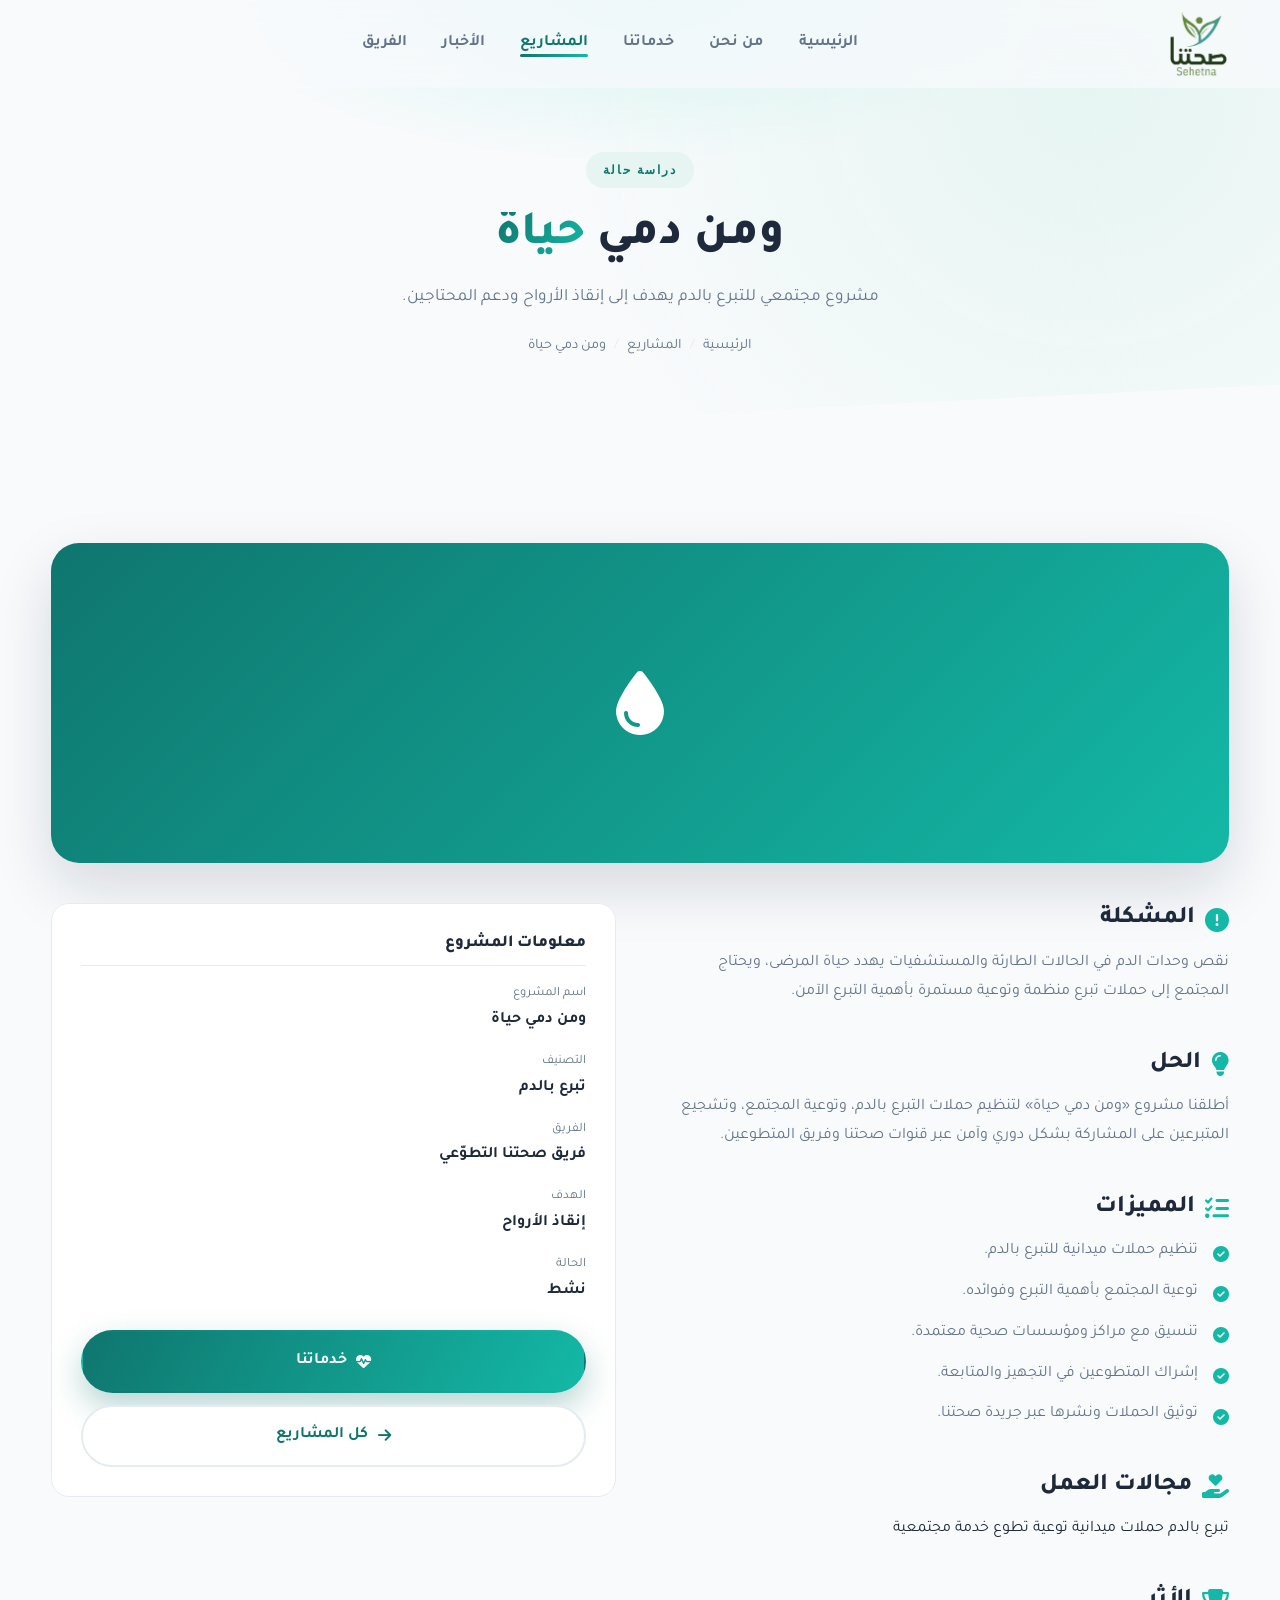
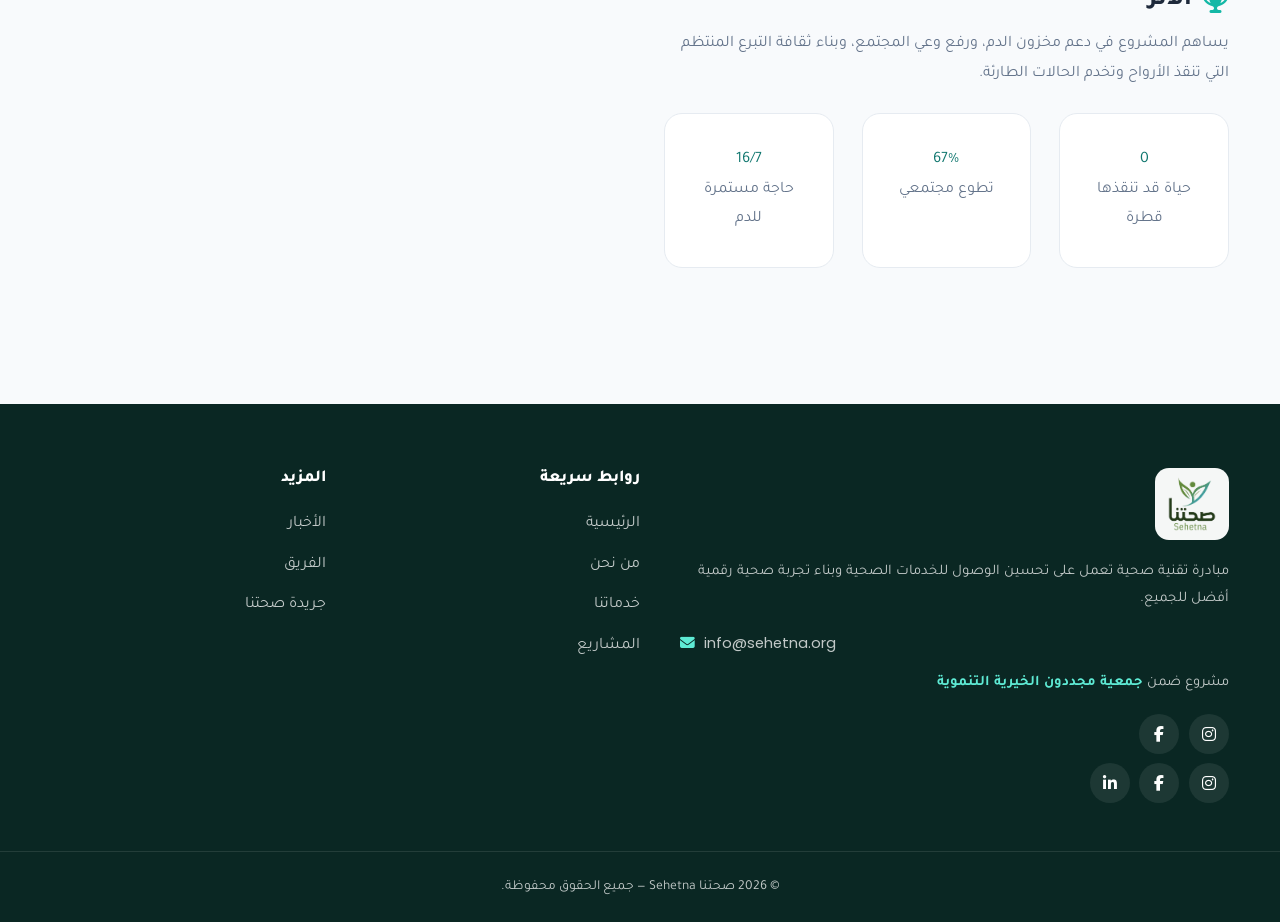
<file: project-blood.html>
<!DOCTYPE html>
<html lang="ar" dir="rtl">
  <head>
    <meta charset="UTF-8" />
    <meta name="viewport" content="width=device-width, initial-scale=1.0" />

    <title>ومن دمي حياة — دراسة حالة | صحتنا</title>
    <meta
      name="description"
      content="دراسة حالة لمشروع ومن دمي حياة: مبادرة صحتنا للتبرع بالدم وإنقاذ الأرواح."
    />
    <meta name="keywords" content="صحتنا, ومن دمي حياة, تبرع بالدم, دراسة حالة, حملة مجتمعية" />
    <meta name="author" content="فريق صحتنا التطوعي" />

    <meta property="og:type" content="article" />
    <meta property="og:title" content="ومن دمي حياة — دراسة حالة | صحتنا" />
    <meta property="og:description" content="تفاصيل مشروع ومن دمي حياة للتبرع بالدم." />
    <meta property="og:image" content="assets/images/logo.png" />
    <meta property="og:locale" content="ar_AR" />

    <link rel="icon" type="image/png" href="assets/images/logo.png" />
    <link rel="preconnect" href="https://fonts.googleapis.com" />
    <link rel="preconnect" href="https://fonts.gstatic.com" crossorigin />
    <link
      href="https://fonts.googleapis.com/css2?family=Poppins:wght@400;600;700&family=Tajawal:wght@300;400;500;700;800&display=swap"
      rel="stylesheet"
    />
    <link
      rel="stylesheet"
      href="https://cdnjs.cloudflare.com/ajax/libs/font-awesome/6.5.2/css/all.min.css"
      referrerpolicy="no-referrer"
    />
    <link rel="stylesheet" href="assets/css/common.css" />
    <link rel="stylesheet" href="assets/css/project-details.css" />
  </head>

  <body>
    <a href="#main" class="skip-link">تخطَّ إلى المحتوى</a>

    <header class="header" id="header">
      <nav class="nav container" aria-label="التنقل الرئيسي">
        <a href="index.html" class="nav__brand" aria-label="صحتنا الصفحة الرئيسية">
          <img src="assets/images/logo.png" alt="شعار صحتنا" />
        </a>
        <ul class="nav__menu" id="navMenu">
          <li><a href="index.html" class="nav__link">الرئيسية</a></li>
          <li><a href="about.html" class="nav__link">من نحن</a></li>
          <li><a href="services.html" class="nav__link">خدماتنا</a></li>
          <li><a href="projects.html" class="nav__link">المشاريع</a></li>
          <li><a href="news.html" class="nav__link">الأخبار</a></li>
          <li><a href="team.html" class="nav__link">الفريق</a></li>
        </ul>
        <div class="nav__actions">
          <button class="nav__toggle" id="navToggle" aria-label="فتح القائمة" aria-expanded="false" aria-controls="navMenu">
            <i class="fa-solid fa-bars"></i>
          </button>
        </div>
      </nav>
    </header>

    <main id="main">
      <section class="page-hero">
        <div class="container">
          <span class="eyebrow">دراسة حالة</span>
          <h1>ومن دمي <span class="text-gradient">حياة</span></h1>
          <p>مشروع مجتمعي للتبرع بالدم يهدف إلى إنقاذ الأرواح ودعم المحتاجين.</p>
          <nav class="breadcrumb" aria-label="مسار التنقل">
            <a href="index.html">الرئيسية</a>
            <span class="sep">/</span>
            <a href="projects.html">المشاريع</a>
            <span class="sep">/</span>
            <span>ومن دمي حياة</span>
          </nav>
        </div>
      </section>

      <section class="section">
        <div class="container">
          <div class="case-hero-media reveal">
            <i class="fa-solid fa-droplet"></i>
          </div>

          <div class="split" style="align-items: start">
            <div>
              <div class="case-block reveal">
                <h2><i class="fa-solid fa-circle-exclamation"></i> المشكلة</h2>
                <p>
                  نقص وحدات الدم في الحالات الطارئة والمستشفيات يهدد حياة
                  المرضى، ويحتاج المجتمع إلى حملات تبرع منظمة وتوعية مستمرة
                  بأهمية التبرع الآمن.
                </p>
              </div>

              <div class="case-block reveal">
                <h2><i class="fa-solid fa-lightbulb"></i> الحل</h2>
                <p>
                  أطلقنا مشروع «ومن دمي حياة» لتنظيم حملات التبرع بالدم، وتوعية
                  المجتمع، وتشجيع المتبرعين على المشاركة بشكل دوري وآمن عبر
                  قنوات صحتنا وفريق المتطوعين.
                </p>
              </div>

              <div class="case-block reveal">
                <h2><i class="fa-solid fa-list-check"></i> المميزات</h2>
                <ul class="check-list">
                  <li>تنظيم حملات ميدانية للتبرع بالدم.</li>
                  <li>توعية المجتمع بأهمية التبرع وفوائده.</li>
                  <li>تنسيق مع مراكز ومؤسسات صحية معتمدة.</li>
                  <li>إشراك المتطوعين في التجهيز والمتابعة.</li>
                  <li>توثيق الحملات ونشرها عبر جريدة صحتنا.</li>
                </ul>
              </div>

              <div class="case-block reveal">
                <h2><i class="fa-solid fa-hand-holding-heart"></i> مجالات العمل</h2>
                <div class="tags">
                  <span class="tag">تبرع بالدم</span>
                  <span class="tag">حملات ميدانية</span>
                  <span class="tag">توعية</span>
                  <span class="tag">تطوع</span>
                  <span class="tag">خدمة مجتمعية</span>
                </div>
              </div>

              <div class="case-block reveal">
                <h2><i class="fa-solid fa-trophy"></i> الأثر</h2>
                <p>
                  يساهم المشروع في دعم مخزون الدم، ورفع وعي المجتمع، وبناء ثقافة
                  التبرع المنتظم التي تنقذ الأرواح وتخدم الحالات الطارئة.
                </p>
                <div class="grid grid--3" style="margin-top: 1.5rem">
                  <div class="card" style="text-align: center">
                    <div class="stat__num" style="color: var(--primary)">
                      <span data-count="1">0</span>
                    </div>
                    <div class="stat__label" style="color: var(--text-muted)">
                      حياة قد تنقذها قطرة
                    </div>
                  </div>
                  <div class="card" style="text-align: center">
                    <div class="stat__num" style="color: var(--primary)">
                      <span data-count="100">0</span><span>%</span>
                    </div>
                    <div class="stat__label" style="color: var(--text-muted)">
                      تطوع مجتمعي
                    </div>
                  </div>
                  <div class="card" style="text-align: center">
                    <div class="stat__num" style="color: var(--primary)">
                      <span data-count="24">0</span><span>/7</span>
                    </div>
                    <div class="stat__label" style="color: var(--text-muted)">
                      حاجة مستمرة للدم
                    </div>
                  </div>
                </div>
              </div>
            </div>

            <aside class="info-panel reveal">
              <h3>معلومات المشروع</h3>
              <dl>
                <div>
                  <dt>اسم المشروع</dt>
                  <dd>ومن دمي حياة</dd>
                </div>
                <div>
                  <dt>التصنيف</dt>
                  <dd>تبرع بالدم</dd>
                </div>
                <div>
                  <dt>الفريق</dt>
                  <dd>فريق صحتنا التطوّعي</dd>
                </div>
                <div>
                  <dt>الهدف</dt>
                  <dd>إنقاذ الأرواح</dd>
                </div>
                <div>
                  <dt>الحالة</dt>
                  <dd>نشط</dd>
                </div>
              </dl>
              <a href="services.html" class="btn btn--primary btn--full" style="margin-top: 1.5rem">
                <i class="fa-solid fa-heart-pulse"></i> خدماتنا
              </a>
              <a href="projects.html" class="btn btn--outline btn--full" style="margin-top: 0.75rem">
                <i class="fa-solid fa-arrow-right"></i> كل المشاريع
              </a>
            </aside>
          </div>
        </div>
      </section>

    </main>

    <footer class="footer">
      <div class="container">
        <div class="footer__grid">
          <div class="footer__col">
            <div class="footer__brand">
              <img src="assets/images/logo.png" alt="شعار صحتنا" />
            </div>
            <p>
              مبادرة تقنية صحية تعمل على تحسين الوصول للخدمات الصحية وبناء تجربة
              صحية رقمية أفضل للجميع.
            </p>
            <p class="footer__contact">
              <i class="fa-solid fa-envelope"></i>
              <a href="mailto:info@sehetna.org">info@sehetna.org</a>
            </p>
            <p class="footer__assoc">
              مشروع ضمن
              <a href="https://www.linkedin.com/company/mujaddidunjo/" target="_blank" rel="noopener noreferrer">جمعية مجددون الخيرية التنموية</a>
            </p>
            <div class="footer__socials" aria-label="حسابات صحتنا">
              <a href="https://www.instagram.com/sehetna.mjo" target="_blank" rel="noopener noreferrer" aria-label="إنستغرام صحتنا" title="إنستغرام صحتنا"><i class="fa-brands fa-instagram"></i></a>
              <a href="https://www.facebook.com/share/1G5tbaCBkS/" target="_blank" rel="noopener noreferrer" aria-label="فيسبوك صحتنا" title="فيسبوك صحتنا"><i class="fa-brands fa-facebook-f"></i></a>
            </div>
            <div class="footer__socials footer__socials--assoc" aria-label="حسابات مجددون">
              <a href="https://www.instagram.com/mujaddidun.jo" target="_blank" rel="noopener noreferrer" aria-label="إنستغرام مجددون" title="إنستغرام مجددون"><i class="fa-brands fa-instagram"></i></a>
              <a href="https://www.facebook.com/share/1KsnA6hLz5/" target="_blank" rel="noopener noreferrer" aria-label="فيسبوك مجددون" title="فيسبوك مجددون"><i class="fa-brands fa-facebook-f"></i></a>
              <a href="https://www.linkedin.com/company/mujaddidunjo/" target="_blank" rel="noopener noreferrer" aria-label="لينكدإن مجددون" title="لينكدإن مجددون"><i class="fa-brands fa-linkedin-in"></i></a>
            </div>
          </div>
          <div class="footer__col">
            <h4>روابط سريعة</h4>
            <ul>
              <li><a href="index.html">الرئيسية</a></li>
              <li><a href="about.html">من نحن</a></li>
              <li><a href="services.html">خدماتنا</a></li>
              <li><a href="projects.html">المشاريع</a></li>
            </ul>
          </div>
          <div class="footer__col">
            <h4>المزيد</h4>
            <ul>
              <li><a href="news.html">الأخبار</a></li>
              <li><a href="team.html">الفريق</a></li>
              <li><a href="project-details.html">جريدة صحتنا</a></li>
            </ul>
          </div>
        </div>
      </div>
      <div class="footer__bottom">
        <div class="container">
          <p>© <span data-year>2026</span> صحتنا Sehetna — جميع الحقوق محفوظة.</p>
        </div>
      </div>
    </footer>

    <button class="to-top" id="toTop" aria-label="العودة إلى الأعلى">
      <i class="fa-solid fa-arrow-up"></i>
    </button>

    <script src="assets/js/script.js"></script>
  </body>
</html>
</file>
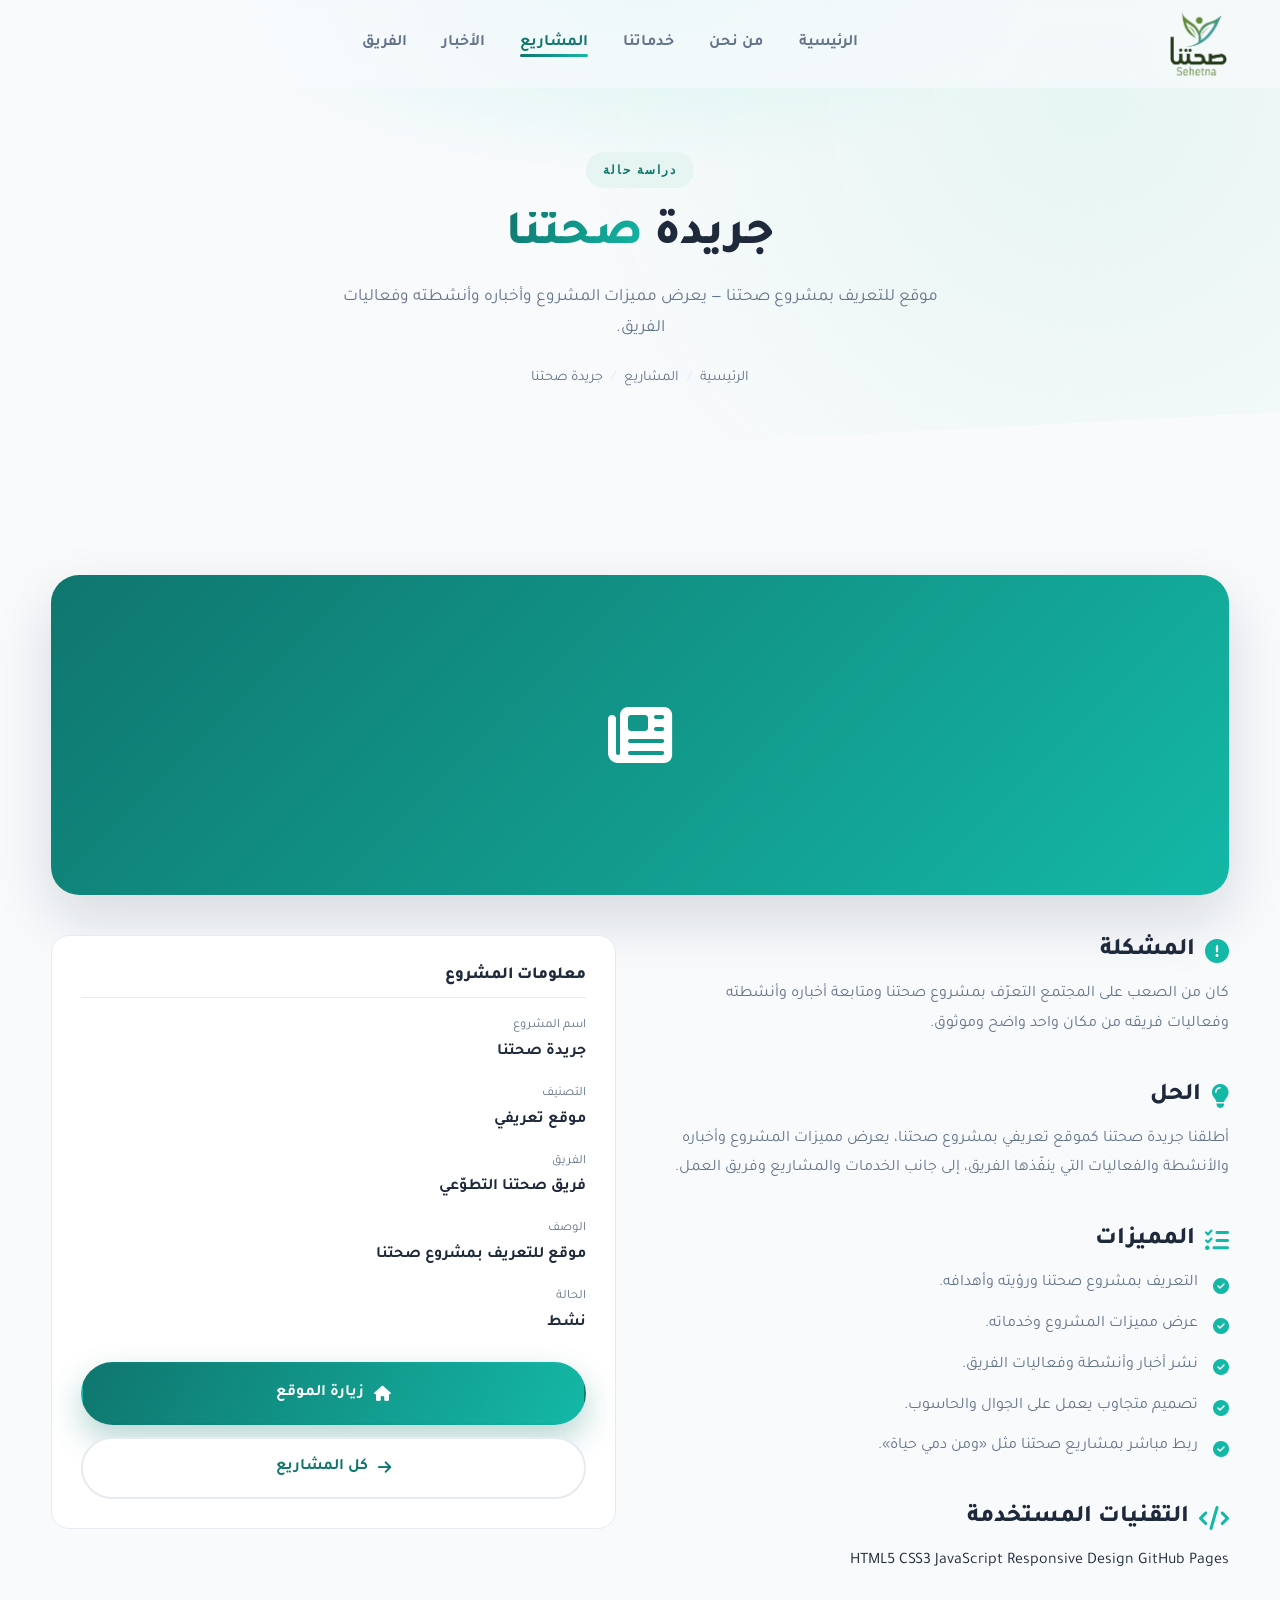
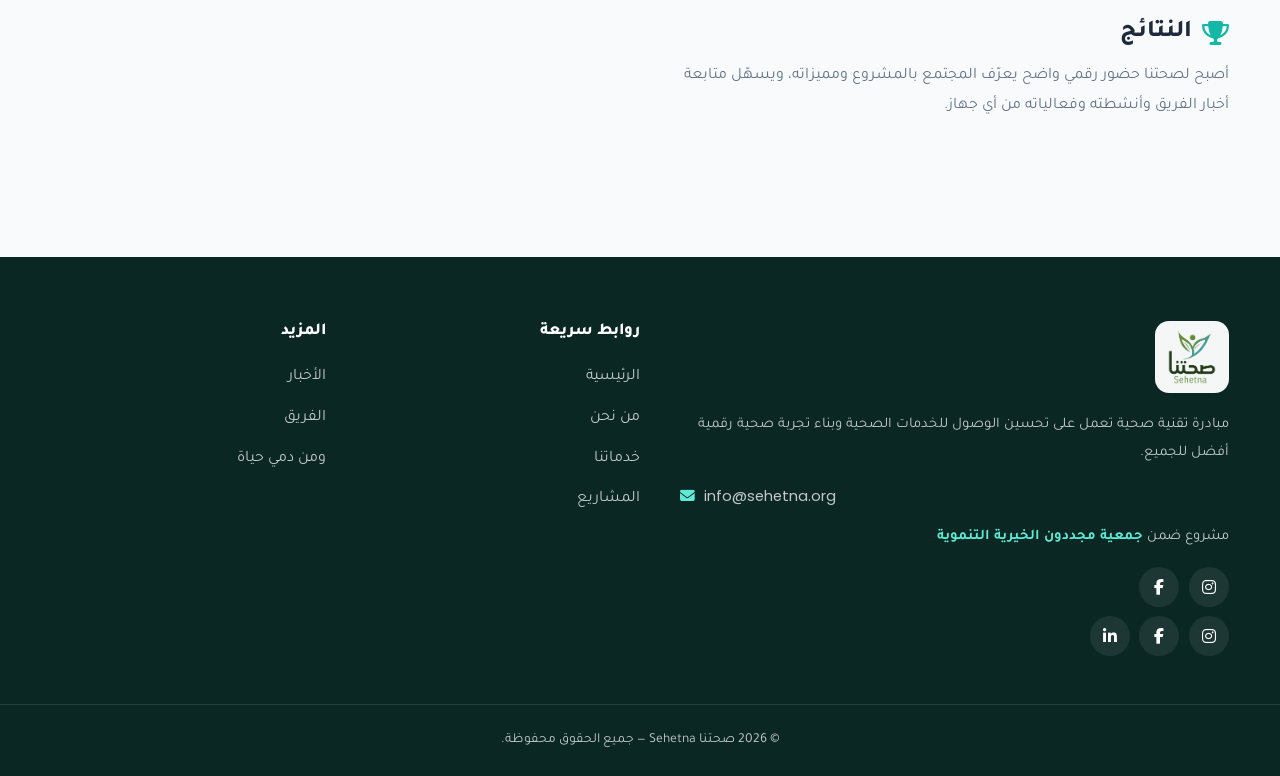
<file: project-details.html>
<!DOCTYPE html>
<html lang="ar" dir="rtl">
  <head>
    <meta charset="UTF-8" />
    <meta name="viewport" content="width=device-width, initial-scale=1.0" />

    <title>جريدة صحتنا — دراسة حالة | صحتنا</title>
    <meta
      name="description"
      content="دراسة حالة لمشروع جريدة صحتنا: موقع للتعريف بمشروع صحتنا وعرض مميزاته وأخباره وأنشطته."
    />
    <meta name="keywords" content="صحتنا, جريدة صحتنا, دراسة حالة, موقع صحي, توعية" />
    <meta name="author" content="فريق صحتنا التطوعي" />

    <meta property="og:type" content="article" />
    <meta property="og:title" content="جريدة صحتنا — دراسة حالة | صحتنا" />
    <meta property="og:description" content="موقع للتعريف بمشروع صحتنا — يعرض مميزاته وأخباره وأنشطته وفعالياته." />
    <meta property="og:image" content="assets/images/logo.png" />
    <meta property="og:locale" content="ar_AR" />

    <link rel="icon" type="image/png" href="assets/images/logo.png" />
    <link rel="preconnect" href="https://fonts.googleapis.com" />
    <link rel="preconnect" href="https://fonts.gstatic.com" crossorigin />
    <link
      href="https://fonts.googleapis.com/css2?family=Poppins:wght@400;600;700&family=Tajawal:wght@300;400;500;700;800&display=swap"
      rel="stylesheet"
    />
    <link
      rel="stylesheet"
      href="https://cdnjs.cloudflare.com/ajax/libs/font-awesome/6.5.2/css/all.min.css"
      referrerpolicy="no-referrer"
    />
    <link rel="stylesheet" href="assets/css/common.css" />
    <link rel="stylesheet" href="assets/css/project-details.css" />
  </head>

  <body>
    <a href="#main" class="skip-link">تخطَّ إلى المحتوى</a>

    <header class="header" id="header">
      <nav class="nav container" aria-label="التنقل الرئيسي">
        <a href="index.html" class="nav__brand" aria-label="صحتنا الصفحة الرئيسية">
          <img src="assets/images/logo.png" alt="شعار صحتنا" />
        </a>
        <ul class="nav__menu" id="navMenu">
          <li><a href="index.html" class="nav__link">الرئيسية</a></li>
          <li><a href="about.html" class="nav__link">من نحن</a></li>
          <li><a href="services.html" class="nav__link">خدماتنا</a></li>
          <li><a href="projects.html" class="nav__link">المشاريع</a></li>
          <li><a href="news.html" class="nav__link">الأخبار</a></li>
          <li><a href="team.html" class="nav__link">الفريق</a></li>
        </ul>
        <div class="nav__actions">
          <button class="nav__toggle" id="navToggle" aria-label="فتح القائمة" aria-expanded="false" aria-controls="navMenu">
            <i class="fa-solid fa-bars"></i>
          </button>
        </div>
      </nav>
    </header>

    <main id="main">
      <section class="page-hero">
        <div class="container">
          <span class="eyebrow">دراسة حالة</span>
          <h1>جريدة <span class="text-gradient">صحتنا</span></h1>
          <p>موقع للتعريف بمشروع صحتنا — يعرض مميزات المشروع وأخباره وأنشطته وفعاليات الفريق.</p>
          <nav class="breadcrumb" aria-label="مسار التنقل">
            <a href="index.html">الرئيسية</a>
            <span class="sep">/</span>
            <a href="projects.html">المشاريع</a>
            <span class="sep">/</span>
            <span>جريدة صحتنا</span>
          </nav>
        </div>
      </section>

      <section class="section">
        <div class="container">
          <div class="case-hero-media reveal">
            <i class="fa-solid fa-newspaper"></i>
          </div>

          <div class="split" style="align-items: start">
            <div>
              <div class="case-block reveal">
                <h2><i class="fa-solid fa-circle-exclamation"></i> المشكلة</h2>
                <p>
                  كان من الصعب على المجتمع التعرّف بمشروع صحتنا ومتابعة
                  أخباره وأنشطته وفعاليات فريقه من مكان واحد واضح
                  وموثوق.
                </p>
              </div>

              <div class="case-block reveal">
                <h2><i class="fa-solid fa-lightbulb"></i> الحل</h2>
                <p>
                  أطلقنا جريدة صحتنا كموقع تعريفي بمشروع صحتنا، يعرض
                  مميزات المشروع وأخباره والأنشطة والفعاليات التي ينفّذها
                  الفريق، إلى جانب الخدمات والمشاريع وفريق العمل.
                </p>
              </div>

              <div class="case-block reveal">
                <h2><i class="fa-solid fa-list-check"></i> المميزات</h2>
                <ul class="check-list">
                  <li>التعريف بمشروع صحتنا ورؤيته وأهدافه.</li>
                  <li>عرض مميزات المشروع وخدماته.</li>
                  <li>نشر أخبار وأنشطة وفعاليات الفريق.</li>
                  <li>تصميم متجاوب يعمل على الجوال والحاسوب.</li>
                  <li>ربط مباشر بمشاريع صحتنا مثل «ومن دمي حياة».</li>
                </ul>
              </div>

              <div class="case-block reveal">
                <h2><i class="fa-solid fa-code"></i> التقنيات المستخدمة</h2>
                <div class="tags">
                  <span class="tag">HTML5</span>
                  <span class="tag">CSS3</span>
                  <span class="tag">JavaScript</span>
                  <span class="tag">Responsive Design</span>
                  <span class="tag">GitHub Pages</span>
                </div>
              </div>

              <div class="case-block reveal">
                <h2><i class="fa-solid fa-trophy"></i> النتائج</h2>
                <p>
                  أصبح لصحتنا حضور رقمي واضح يعرّف المجتمع بالمشروع
                  ومميزاته، ويسهّل متابعة أخبار الفريق وأنشطته وفعالياته
                  من أي جهاز.
                </p>
              </div>
            </div>

            <aside class="info-panel reveal">
              <h3>معلومات المشروع</h3>
              <dl>
                <div>
                  <dt>اسم المشروع</dt>
                  <dd>جريدة صحتنا</dd>
                </div>
                <div>
                  <dt>التصنيف</dt>
                  <dd>موقع تعريفي</dd>
                </div>
                <div>
                  <dt>الفريق</dt>
                  <dd>فريق صحتنا التطوّعي</dd>
                </div>
                <div>
                  <dt>الوصف</dt>
                  <dd>موقع للتعريف بمشروع صحتنا</dd>
                </div>
                <div>
                  <dt>الحالة</dt>
                  <dd>نشط</dd>
                </div>
              </dl>
              <a href="index.html" class="btn btn--primary btn--full" style="margin-top: 1.5rem">
                <i class="fa-solid fa-house"></i> زيارة الموقع
              </a>
              <a href="projects.html" class="btn btn--outline btn--full" style="margin-top: 0.75rem">
                <i class="fa-solid fa-arrow-right"></i> كل المشاريع
              </a>
            </aside>
          </div>
        </div>
      </section>

    </main>

    <footer class="footer">
      <div class="container">
        <div class="footer__grid">
          <div class="footer__col">
            <div class="footer__brand">
              <img src="assets/images/logo.png" alt="شعار صحتنا" />
            </div>
            <p>
              مبادرة تقنية صحية تعمل على تحسين الوصول للخدمات الصحية وبناء تجربة
              صحية رقمية أفضل للجميع.
            </p>
            <p class="footer__contact">
              <i class="fa-solid fa-envelope"></i>
              <a href="mailto:info@sehetna.org">info@sehetna.org</a>
            </p>
            <p class="footer__assoc">
              مشروع ضمن
              <a href="https://www.linkedin.com/company/mujaddidunjo/" target="_blank" rel="noopener noreferrer">جمعية مجددون الخيرية التنموية</a>
            </p>
            <div class="footer__socials" aria-label="حسابات صحتنا">
              <a href="https://www.instagram.com/sehetna.mjo" target="_blank" rel="noopener noreferrer" aria-label="إنستغرام صحتنا" title="إنستغرام صحتنا"><i class="fa-brands fa-instagram"></i></a>
              <a href="https://www.facebook.com/share/1G5tbaCBkS/" target="_blank" rel="noopener noreferrer" aria-label="فيسبوك صحتنا" title="فيسبوك صحتنا"><i class="fa-brands fa-facebook-f"></i></a>
            </div>
            <div class="footer__socials footer__socials--assoc" aria-label="حسابات مجددون">
              <a href="https://www.instagram.com/mujaddidun.jo" target="_blank" rel="noopener noreferrer" aria-label="إنستغرام مجددون" title="إنستغرام مجددون"><i class="fa-brands fa-instagram"></i></a>
              <a href="https://www.facebook.com/share/1KsnA6hLz5/" target="_blank" rel="noopener noreferrer" aria-label="فيسبوك مجددون" title="فيسبوك مجددون"><i class="fa-brands fa-facebook-f"></i></a>
              <a href="https://www.linkedin.com/company/mujaddidunjo/" target="_blank" rel="noopener noreferrer" aria-label="لينكدإن مجددون" title="لينكدإن مجددون"><i class="fa-brands fa-linkedin-in"></i></a>
            </div>
          </div>
          <div class="footer__col">
            <h4>روابط سريعة</h4>
            <ul>
              <li><a href="index.html">الرئيسية</a></li>
              <li><a href="about.html">من نحن</a></li>
              <li><a href="services.html">خدماتنا</a></li>
              <li><a href="projects.html">المشاريع</a></li>
            </ul>
          </div>
          <div class="footer__col">
            <h4>المزيد</h4>
            <ul>
              <li><a href="news.html">الأخبار</a></li>
              <li><a href="team.html">الفريق</a></li>
              <li><a href="project-blood.html">ومن دمي حياة</a></li>
            </ul>
          </div>
        </div>
      </div>
      <div class="footer__bottom">
        <div class="container">
          <p>© <span data-year>2026</span> صحتنا Sehetna — جميع الحقوق محفوظة.</p>
        </div>
      </div>
    </footer>

    <button class="to-top" id="toTop" aria-label="العودة إلى الأعلى">
      <i class="fa-solid fa-arrow-up"></i>
    </button>

    <script src="assets/js/script.js"></script>
  </body>
</html>
</file>
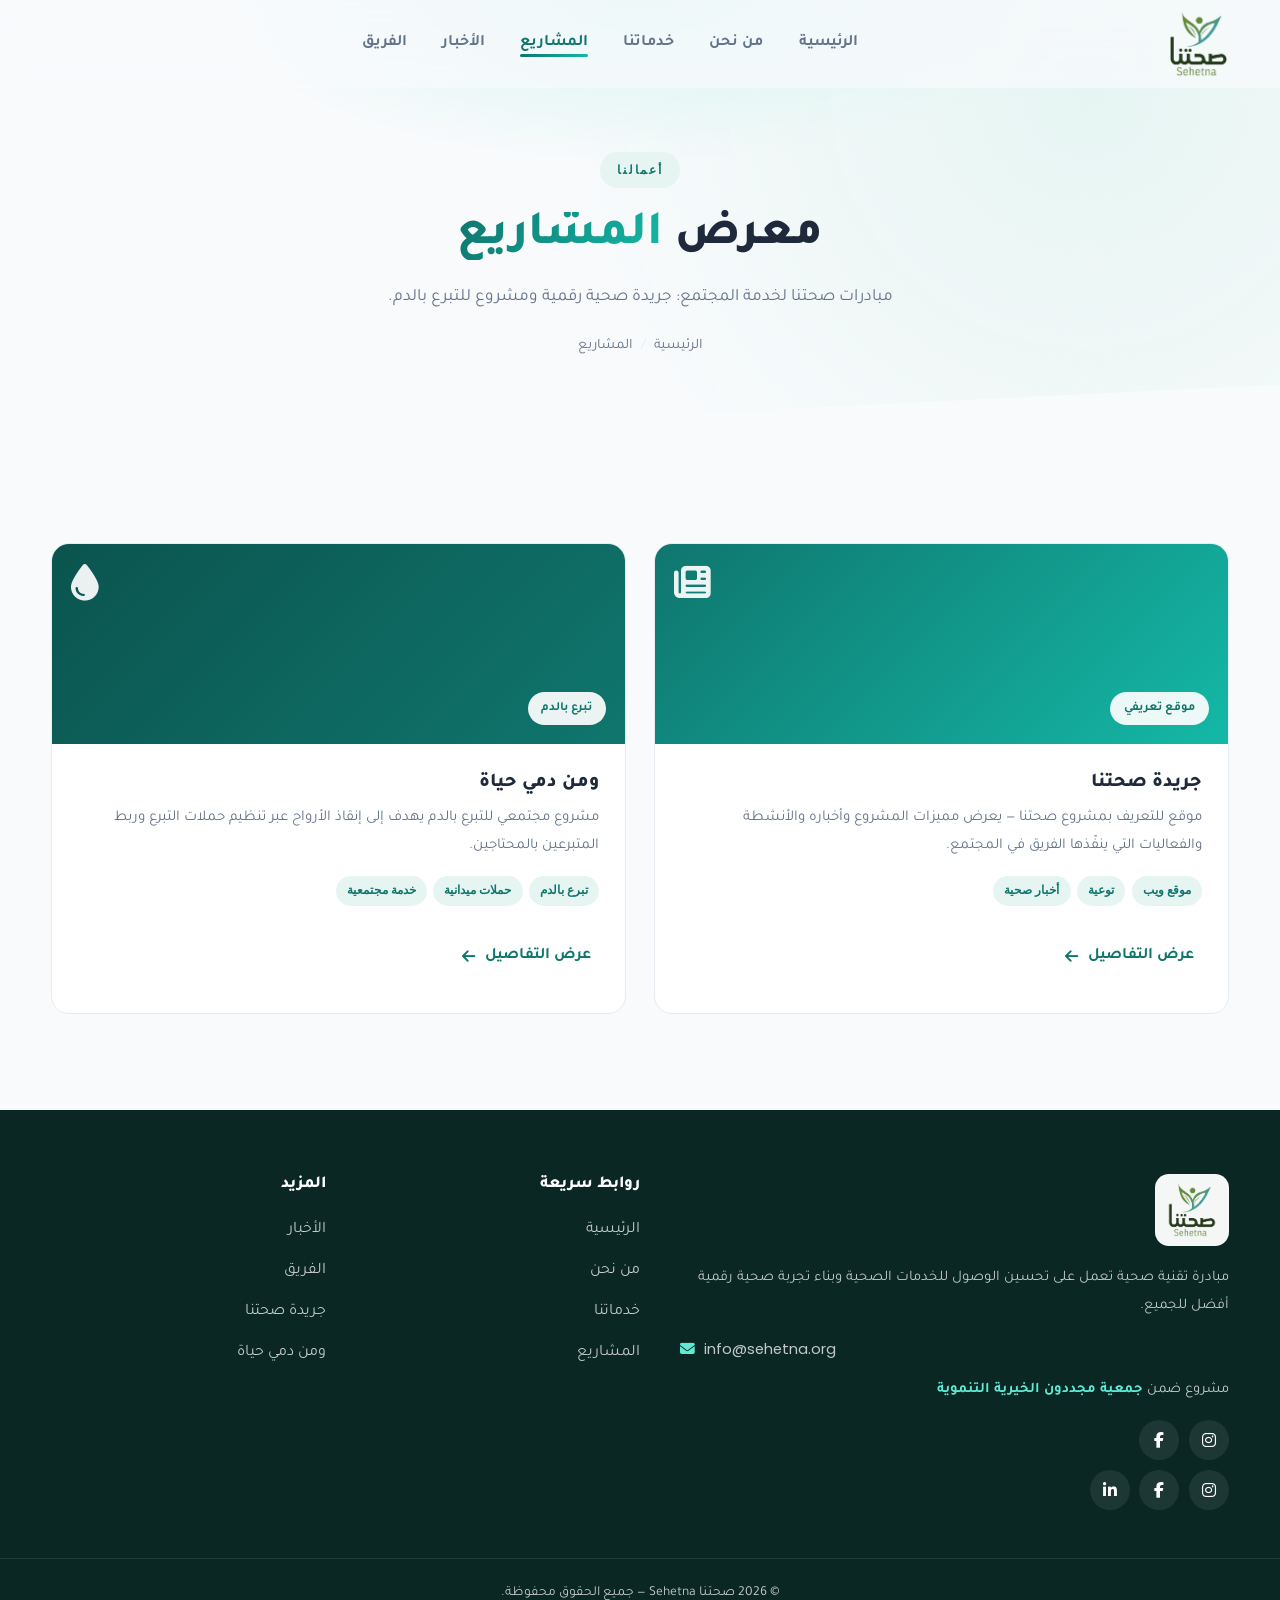
<file: projects.html>
<!DOCTYPE html>
<html lang="ar" dir="rtl">
  <head>
    <meta charset="UTF-8" />
    <meta name="viewport" content="width=device-width, initial-scale=1.0" />

    <title>المشاريع | صحتنا</title>
    <meta
      name="description"
      content="مشاريع صحتنا: جريدة صحتنا ومن دمي حياة للتبرع بالدم."
    />
    <meta name="keywords" content="صحتنا, مشاريع, جريدة صحتنا, ومن دمي حياة, تبرع بالدم" />
    <meta name="author" content="فريق صحتنا التطوعي" />

    <meta property="og:type" content="website" />
    <meta property="og:title" content="المشاريع | صحتنا" />
    <meta property="og:description" content="جريدة صحتنا ومشروع ومن دمي حياة للتبرع بالدم." />
    <meta property="og:image" content="assets/images/logo.png" />
    <meta property="og:locale" content="ar_AR" />

    <link rel="icon" type="image/png" href="assets/images/logo.png" />
    <link rel="preconnect" href="https://fonts.googleapis.com" />
    <link rel="preconnect" href="https://fonts.gstatic.com" crossorigin />
    <link
      href="https://fonts.googleapis.com/css2?family=Poppins:wght@400;600;700&family=Tajawal:wght@300;400;500;700;800&display=swap"
      rel="stylesheet"
    />
    <link
      rel="stylesheet"
      href="https://cdnjs.cloudflare.com/ajax/libs/font-awesome/6.5.2/css/all.min.css"
      referrerpolicy="no-referrer"
    />
    <link rel="stylesheet" href="assets/css/common.css" />
    <link rel="stylesheet" href="assets/css/projects.css" />
  </head>

  <body>
    <a href="#main" class="skip-link">تخطَّ إلى المحتوى</a>

    <header class="header" id="header">
      <nav class="nav container" aria-label="التنقل الرئيسي">
        <a href="index.html" class="nav__brand" aria-label="صحتنا الصفحة الرئيسية">
          <img src="assets/images/logo.png" alt="شعار صحتنا" />
        </a>
        <ul class="nav__menu" id="navMenu">
          <li><a href="index.html" class="nav__link">الرئيسية</a></li>
          <li><a href="about.html" class="nav__link">من نحن</a></li>
          <li><a href="services.html" class="nav__link">خدماتنا</a></li>
          <li><a href="projects.html" class="nav__link">المشاريع</a></li>
          <li><a href="news.html" class="nav__link">الأخبار</a></li>
          <li><a href="team.html" class="nav__link">الفريق</a></li>
        </ul>
        <div class="nav__actions">
          <button class="nav__toggle" id="navToggle" aria-label="فتح القائمة" aria-expanded="false" aria-controls="navMenu">
            <i class="fa-solid fa-bars"></i>
          </button>
        </div>
      </nav>
    </header>

    <main id="main">
      <section class="page-hero">
        <div class="container">
          <span class="eyebrow">أعمالنا</span>
          <h1>معرض <span class="text-gradient">المشاريع</span></h1>
          <p>مبادرات صحتنا لخدمة المجتمع: جريدة صحية رقمية ومشروع للتبرع بالدم.</p>
          <nav class="breadcrumb" aria-label="مسار التنقل">
            <a href="index.html">الرئيسية</a>
            <span class="sep">/</span>
            <span>المشاريع</span>
          </nav>
        </div>
      </section>

      <section class="section">
        <div class="container">
          <div class="grid grid--2">
            <article class="card project reveal">
              <div class="project__media project__media--1">
                <i class="fa-solid fa-newspaper"></i>
                <span class="project__badge">موقع تعريفي</span>
              </div>
              <div class="project__body">
                <h3>جريدة صحتنا</h3>
                <p>
                  موقع للتعريف بمشروع صحتنا — يعرض مميزات المشروع وأخباره
                  والأنشطة والفعاليات التي ينفّذها الفريق في المجتمع.
                </p>
                <div class="tags">
                  <span class="tag">موقع ويب</span>
                  <span class="tag">توعية</span>
                  <span class="tag">أخبار صحية</span>
                </div>
                <a href="project-details.html" class="btn btn--ghost">
                  عرض التفاصيل <i class="fa-solid fa-arrow-left"></i>
                </a>
              </div>
            </article>

            <article class="card project reveal">
              <div class="project__media project__media--2">
                <i class="fa-solid fa-droplet"></i>
                <span class="project__badge">تبرع بالدم</span>
              </div>
              <div class="project__body">
                <h3>ومن دمي حياة</h3>
                <p>
                  مشروع مجتمعي للتبرع بالدم يهدف إلى إنقاذ الأرواح عبر تنظيم
                  حملات التبرع وربط المتبرعين بالمحتاجين.
                </p>
                <div class="tags">
                  <span class="tag">تبرع بالدم</span>
                  <span class="tag">حملات ميدانية</span>
                  <span class="tag">خدمة مجتمعية</span>
                </div>
                <a href="project-blood.html" class="btn btn--ghost">
                  عرض التفاصيل <i class="fa-solid fa-arrow-left"></i>
                </a>
              </div>
            </article>
          </div>
        </div>
      </section>

    </main>

    <footer class="footer">
      <div class="container">
        <div class="footer__grid">
          <div class="footer__col">
            <div class="footer__brand">
              <img src="assets/images/logo.png" alt="شعار صحتنا" />
            </div>
            <p>
              مبادرة تقنية صحية تعمل على تحسين الوصول للخدمات الصحية وبناء تجربة
              صحية رقمية أفضل للجميع.
            </p>
            <p class="footer__contact">
              <i class="fa-solid fa-envelope"></i>
              <a href="mailto:info@sehetna.org">info@sehetna.org</a>
            </p>
            <p class="footer__assoc">
              مشروع ضمن
              <a href="https://www.linkedin.com/company/mujaddidunjo/" target="_blank" rel="noopener noreferrer">جمعية مجددون الخيرية التنموية</a>
            </p>
            <div class="footer__socials" aria-label="حسابات صحتنا">
              <a href="https://www.instagram.com/sehetna.mjo" target="_blank" rel="noopener noreferrer" aria-label="إنستغرام صحتنا" title="إنستغرام صحتنا"><i class="fa-brands fa-instagram"></i></a>
              <a href="https://www.facebook.com/share/1G5tbaCBkS/" target="_blank" rel="noopener noreferrer" aria-label="فيسبوك صحتنا" title="فيسبوك صحتنا"><i class="fa-brands fa-facebook-f"></i></a>
            </div>
            <div class="footer__socials footer__socials--assoc" aria-label="حسابات مجددون">
              <a href="https://www.instagram.com/mujaddidun.jo" target="_blank" rel="noopener noreferrer" aria-label="إنستغرام مجددون" title="إنستغرام مجددون"><i class="fa-brands fa-instagram"></i></a>
              <a href="https://www.facebook.com/share/1KsnA6hLz5/" target="_blank" rel="noopener noreferrer" aria-label="فيسبوك مجددون" title="فيسبوك مجددون"><i class="fa-brands fa-facebook-f"></i></a>
              <a href="https://www.linkedin.com/company/mujaddidunjo/" target="_blank" rel="noopener noreferrer" aria-label="لينكدإن مجددون" title="لينكدإن مجددون"><i class="fa-brands fa-linkedin-in"></i></a>
            </div>
          </div>
          <div class="footer__col">
            <h4>روابط سريعة</h4>
            <ul>
              <li><a href="index.html">الرئيسية</a></li>
              <li><a href="about.html">من نحن</a></li>
              <li><a href="services.html">خدماتنا</a></li>
              <li><a href="projects.html">المشاريع</a></li>
            </ul>
          </div>
          <div class="footer__col">
            <h4>المزيد</h4>
            <ul>
              <li><a href="news.html">الأخبار</a></li>
              <li><a href="team.html">الفريق</a></li>
              <li><a href="project-details.html">جريدة صحتنا</a></li>
              <li><a href="project-blood.html">ومن دمي حياة</a></li>
            </ul>
          </div>
        </div>
      </div>
      <div class="footer__bottom">
        <div class="container">
          <p>© <span data-year>2026</span> صحتنا Sehetna — جميع الحقوق محفوظة.</p>
        </div>
      </div>
    </footer>

    <button class="to-top" id="toTop" aria-label="العودة إلى الأعلى">
      <i class="fa-solid fa-arrow-up"></i>
    </button>

    <script src="assets/js/script.js"></script>
  </body>
</html>
</file>
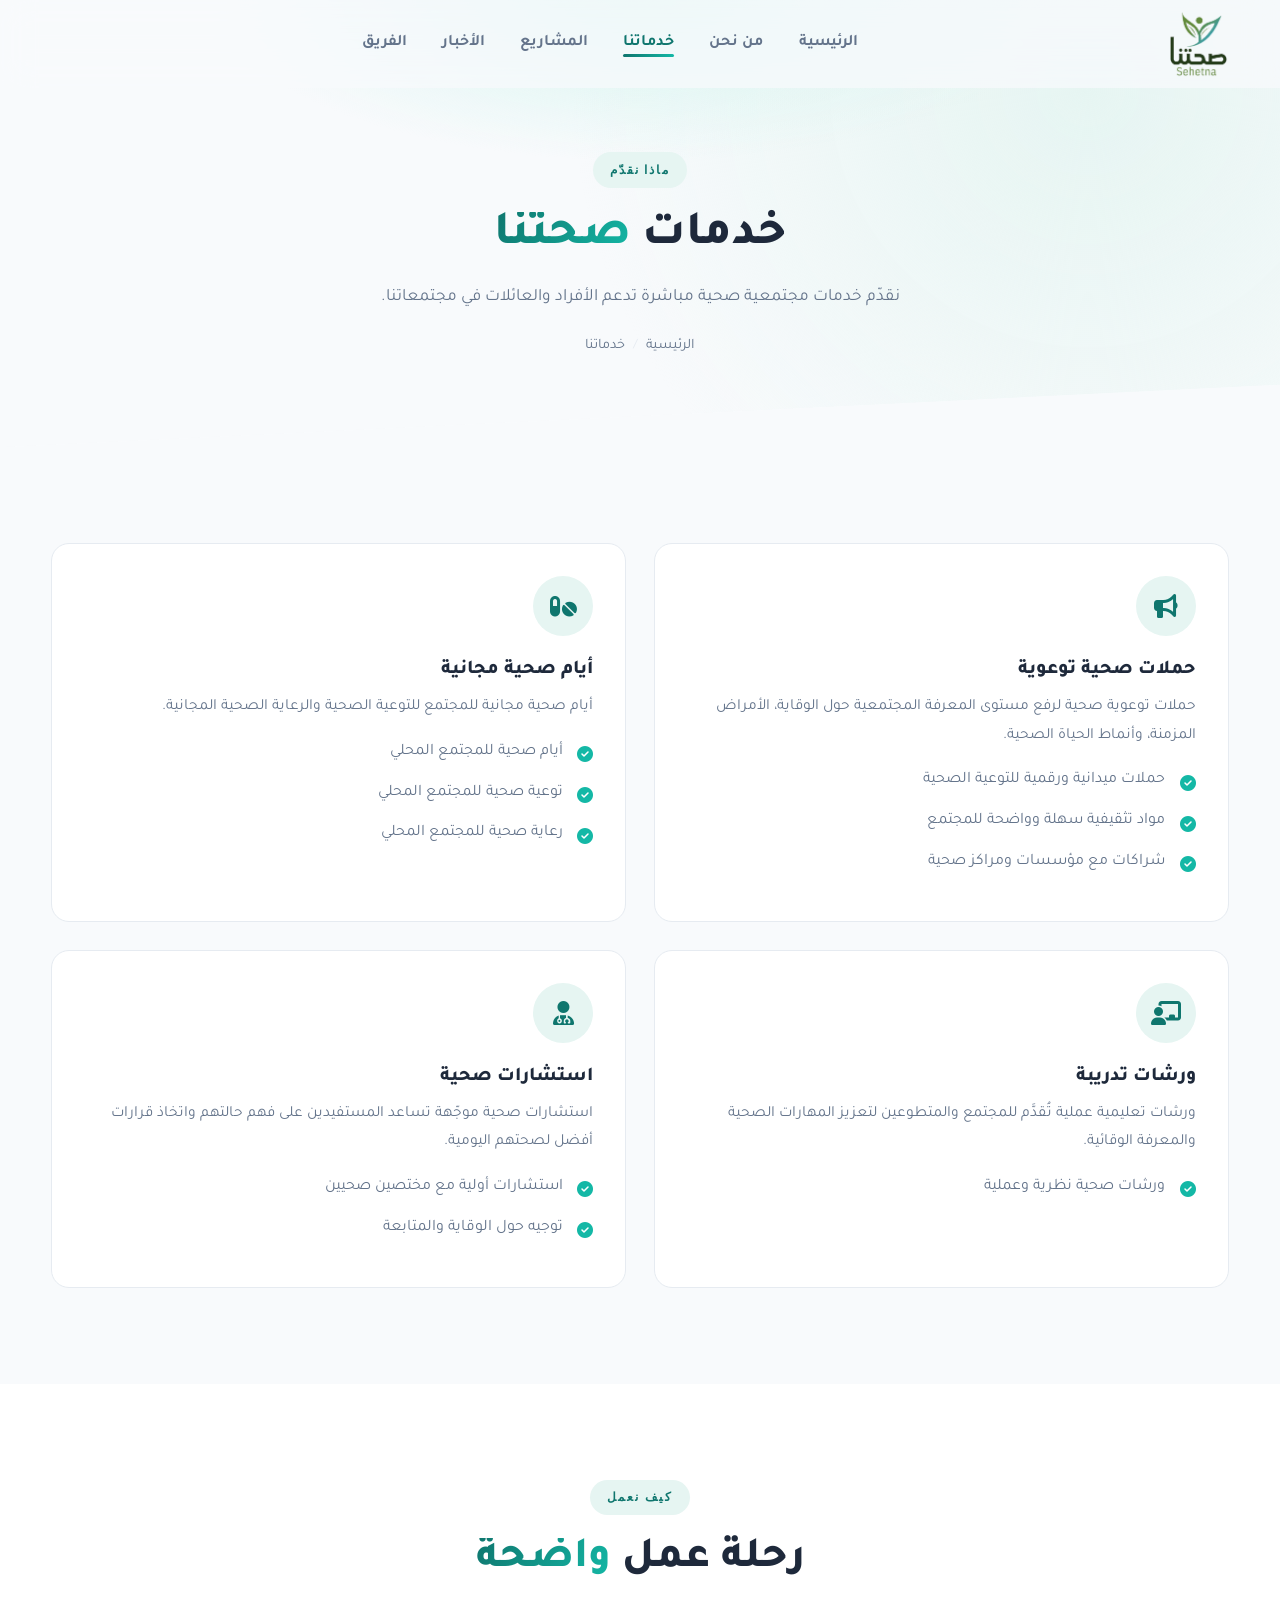
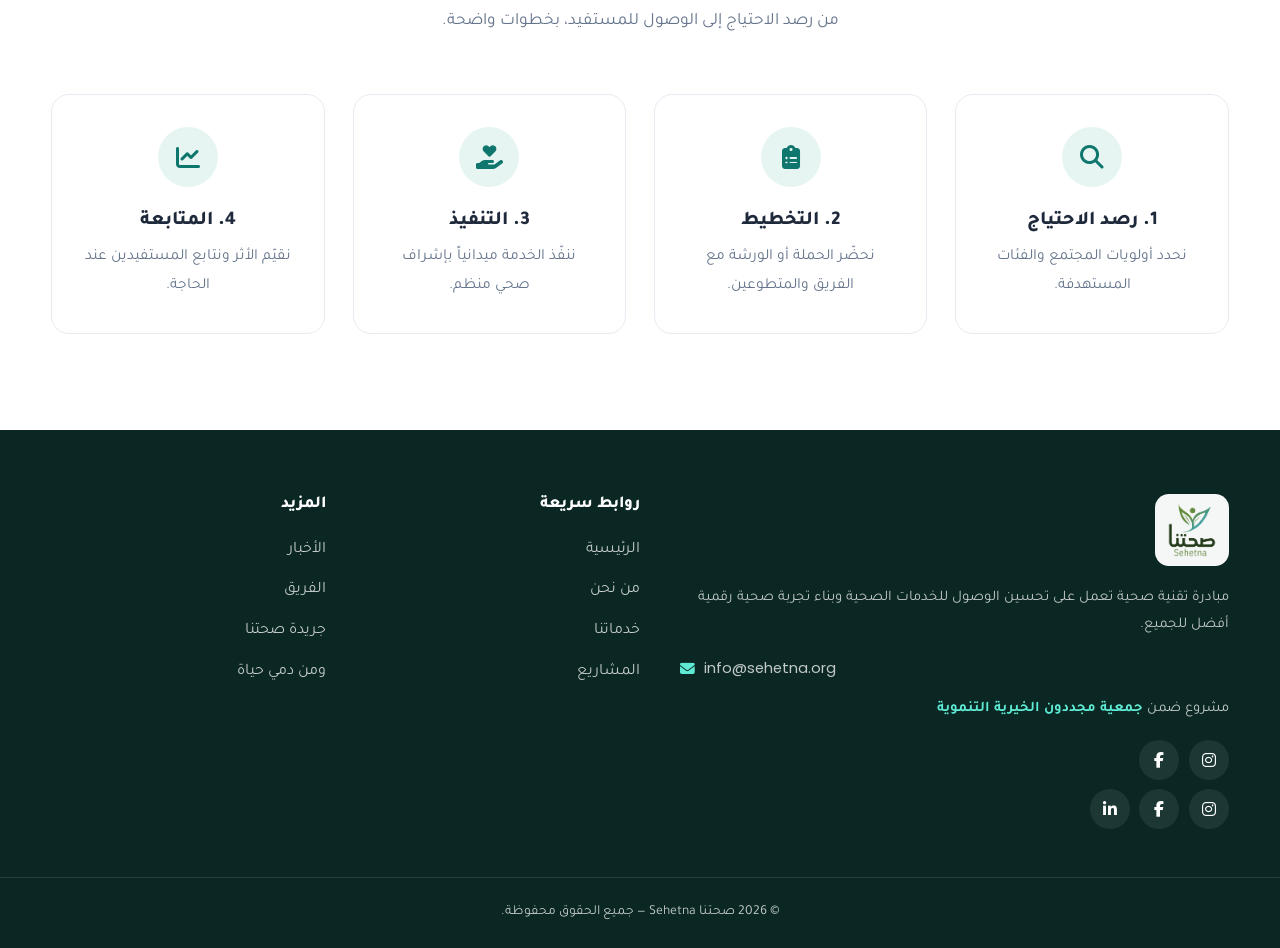
<file: services.html>
<!DOCTYPE html>
<html lang="ar" dir="rtl">
  <head>
    <meta charset="UTF-8" />
    <meta name="viewport" content="width=device-width, initial-scale=1.0" />

    <title>خدماتنا | صحتنا</title>
    <meta
      name="description"
      content="خدمات صحتنا: حملات توعية، حملات توزيع أدوية، ورشات تعليمية، واستشارات صحية للمجتمع."
    />
    <meta name="keywords" content="صحتنا, خدمات, حملات توعية, توزيع أدوية, ورشات تعليمية, استشارات صحية" />
    <meta name="author" content="فريق صحتنا التطوعي" />

    <meta property="og:type" content="website" />
    <meta property="og:title" content="خدماتنا | صحتنا" />
    <meta property="og:description" content="حملات توعية، توزيع أدوية، ورشات تعليمية، واستشارات صحية." />
    <meta property="og:image" content="assets/images/logo.png" />
    <meta property="og:locale" content="ar_AR" />

    <link rel="icon" type="image/png" href="assets/images/logo.png" />
    <link rel="preconnect" href="https://fonts.googleapis.com" />
    <link rel="preconnect" href="https://fonts.gstatic.com" crossorigin />
    <link
      href="https://fonts.googleapis.com/css2?family=Poppins:wght@400;600;700&family=Tajawal:wght@300;400;500;700;800&display=swap"
      rel="stylesheet"
    />
    <link
      rel="stylesheet"
      href="https://cdnjs.cloudflare.com/ajax/libs/font-awesome/6.5.2/css/all.min.css"
      referrerpolicy="no-referrer"
    />
    <link rel="stylesheet" href="assets/css/common.css" />
    <link rel="stylesheet" href="assets/css/services.css" />
  </head>

  <body>
    <a href="#main" class="skip-link">تخطَّ إلى المحتوى</a>

    <header class="header" id="header">
      <nav class="nav container" aria-label="التنقل الرئيسي">
        <a href="index.html" class="nav__brand" aria-label="صحتنا الصفحة الرئيسية">
          <img src="assets/images/logo.png" alt="شعار صحتنا" />
        </a>
        <ul class="nav__menu" id="navMenu">
          <li><a href="index.html" class="nav__link">الرئيسية</a></li>
          <li><a href="about.html" class="nav__link">من نحن</a></li>
          <li><a href="services.html" class="nav__link">خدماتنا</a></li>
          <li><a href="projects.html" class="nav__link">المشاريع</a></li>
          <li><a href="news.html" class="nav__link">الأخبار</a></li>
          <li><a href="team.html" class="nav__link">الفريق</a></li>
        </ul>
        <div class="nav__actions">
          <button class="nav__toggle" id="navToggle" aria-label="فتح القائمة" aria-expanded="false" aria-controls="navMenu">
            <i class="fa-solid fa-bars"></i>
          </button>
        </div>
      </nav>
    </header>

    <main id="main">
      <section class="page-hero">
        <div class="container">
          <span class="eyebrow">ماذا نقدّم</span>
          <h1>خدمات <span class="text-gradient">صحتنا</span></h1>
          <p>نقدّم خدمات مجتمعية صحية مباشرة تدعم الأفراد والعائلات في مجتمعاتنا.</p>
          <nav class="breadcrumb" aria-label="مسار التنقل">
            <a href="index.html">الرئيسية</a>
            <span class="sep">/</span>
            <span>خدماتنا</span>
          </nav>
        </div>
      </section>

      <section class="section">
        <div class="container">
          <div class="grid grid--2">
            <article class="card reveal">
              <div class="card__icon"><i class="fa-solid fa-bullhorn"></i></div>
              <h3 class="card__title">حملات صحية توعوية</h3>
              <p class="card__text" style="margin-bottom: 1rem">
                  حملات توعوية صحية لرفع مستوى المعرفة المجتمعية حول الوقاية،
                  الأمراض المزمنة، وأنماط الحياة الصحية.
              </p>
              <ul class="check-list">
                <li>حملات ميدانية ورقمية للتوعية الصحية</li>
                <li>مواد تثقيفية سهلة وواضحة للمجتمع</li>
                <li>شراكات مع مؤسسات ومراكز صحية</li>
              </ul>
            </article>

            <article class="card reveal">
              <div class="card__icon"><i class="fa-solid fa-pills"></i></div>
              <h3 class="card__title">أيام صحية مجانية</h3>
              <p class="card__text" style="margin-bottom: 1rem">
                أيام صحية مجانية للمجتمع للتوعية الصحية والرعاية الصحية المجانية.
              </p>
              <ul class="check-list">
                <li> أيام صحية للمجتمع المحلي</li>
                <li>توعية صحية للمجتمع المحلي</li>
                <li>رعاية صحية للمجتمع المحلي</li>
              </ul>
            </article>

            <article class="card reveal">
              <div class="card__icon"><i class="fa-solid fa-chalkboard-user"></i></div>
              <h3 class="card__title">ورشات تدريبة</h3>
              <p class="card__text" style="margin-bottom: 1rem">
                ورشات تعليمية عملية تُقدَّم للمجتمع والمتطوعين لتعزيز المهارات
                الصحية والمعرفة الوقائية.
              </p>
              <ul class="check-list">
                <li>ورشات صحية نظرية وعملية</li>
              </ul>
            </article>

            <article class="card reveal">
              <div class="card__icon"><i class="fa-solid fa-user-doctor"></i></div>
              <h3 class="card__title">استشارات صحية</h3>
              <p class="card__text" style="margin-bottom: 1rem">
                استشارات صحية موجّهة تساعد المستفيدين على فهم حالتهم واتخاذ
                قرارات أفضل لصحتهم اليومية.
              </p>
              <ul class="check-list">
                <li>استشارات أولية مع مختصين صحيين</li>
                <li>توجيه حول الوقاية والمتابعة</li>
              </ul>
            </article>
          </div>
        </div>
      </section>

      <!-- Process -->
      <section class="section" style="background: var(--bg-alt)">
        <div class="container">
          <div class="section__head">
            <span class="eyebrow">كيف نعمل</span>
            <h2 class="section__title">
              رحلة عمل <span class="text-gradient">واضحة</span>
            </h2>
            <p class="section__desc">من رصد الاحتياج إلى الوصول للمستفيد، بخطوات واضحة.</p>
          </div>

          <div class="grid grid--4">
            <div class="card reveal" style="text-align: center">
              <div class="card__icon" style="margin-inline: auto">
                <i class="fa-solid fa-magnifying-glass"></i>
              </div>
              <h3 class="card__title">1. رصد الاحتياج</h3>
              <p class="card__text">نحدد أولويات المجتمع والفئات المستهدفة.</p>
            </div>
            <div class="card reveal" style="text-align: center">
              <div class="card__icon" style="margin-inline: auto">
                <i class="fa-solid fa-clipboard-list"></i>
              </div>
              <h3 class="card__title">2. التخطيط</h3>
              <p class="card__text">نحضّر الحملة أو الورشة مع الفريق والمتطوعين.</p>
            </div>
            <div class="card reveal" style="text-align: center">
              <div class="card__icon" style="margin-inline: auto">
                <i class="fa-solid fa-hand-holding-heart"></i>
              </div>
              <h3 class="card__title">3. التنفيذ</h3>
              <p class="card__text">ننفّذ الخدمة ميدانياً بإشراف صحي منظم.</p>
            </div>
            <div class="card reveal" style="text-align: center">
              <div class="card__icon" style="margin-inline: auto">
                <i class="fa-solid fa-chart-line"></i>
              </div>
              <h3 class="card__title">4. المتابعة</h3>
              <p class="card__text">نقيّم الأثر ونتابع المستفيدين عند الحاجة.</p>
            </div>
          </div>
        </div>
      </section>

    </main>

    <footer class="footer">
      <div class="container">
        <div class="footer__grid">
          <div class="footer__col">
            <div class="footer__brand">
              <img src="assets/images/logo.png" alt="شعار صحتنا" />
            </div>
            <p>
              مبادرة تقنية صحية تعمل على تحسين الوصول للخدمات الصحية وبناء تجربة
              صحية رقمية أفضل للجميع.
            </p>
            <p class="footer__contact">
              <i class="fa-solid fa-envelope"></i>
              <a href="mailto:info@sehetna.org">info@sehetna.org</a>
            </p>
            <p class="footer__assoc">
              مشروع ضمن
              <a href="https://www.linkedin.com/company/mujaddidunjo/" target="_blank" rel="noopener noreferrer">جمعية مجددون الخيرية التنموية</a>
            </p>
            <div class="footer__socials" aria-label="حسابات صحتنا">
              <a href="https://www.instagram.com/sehetna.mjo" target="_blank" rel="noopener noreferrer" aria-label="إنستغرام صحتنا" title="إنستغرام صحتنا"><i class="fa-brands fa-instagram"></i></a>
              <a href="https://www.facebook.com/share/1G5tbaCBkS/" target="_blank" rel="noopener noreferrer" aria-label="فيسبوك صحتنا" title="فيسبوك صحتنا"><i class="fa-brands fa-facebook-f"></i></a>
            </div>
            <div class="footer__socials footer__socials--assoc" aria-label="حسابات مجددون">
              <a href="https://www.instagram.com/mujaddidun.jo" target="_blank" rel="noopener noreferrer" aria-label="إنستغرام مجددون" title="إنستغرام مجددون"><i class="fa-brands fa-instagram"></i></a>
              <a href="https://www.facebook.com/share/1KsnA6hLz5/" target="_blank" rel="noopener noreferrer" aria-label="فيسبوك مجددون" title="فيسبوك مجددون"><i class="fa-brands fa-facebook-f"></i></a>
              <a href="https://www.linkedin.com/company/mujaddidunjo/" target="_blank" rel="noopener noreferrer" aria-label="لينكدإن مجددون" title="لينكدإن مجددون"><i class="fa-brands fa-linkedin-in"></i></a>
            </div>
          </div>
          <div class="footer__col">
            <h4>روابط سريعة</h4>
            <ul>
              <li><a href="index.html">الرئيسية</a></li>
              <li><a href="about.html">من نحن</a></li>
              <li><a href="services.html">خدماتنا</a></li>
              <li><a href="projects.html">المشاريع</a></li>
            </ul>
          </div>
          <div class="footer__col">
            <h4>المزيد</h4>
            <ul>
              <li><a href="news.html">الأخبار</a></li>
              <li><a href="team.html">الفريق</a></li>
              <li><a href="project-details.html">جريدة صحتنا</a></li>
              <li><a href="project-blood.html">ومن دمي حياة</a></li>
            </ul>
          </div>
        </div>
      </div>
      <div class="footer__bottom">
        <div class="container">
          <p>© <span data-year>2026</span> صحتنا Sehetna — جميع الحقوق محفوظة.</p>
        </div>
      </div>
    </footer>

    <button class="to-top" id="toTop" aria-label="العودة إلى الأعلى">
      <i class="fa-solid fa-arrow-up"></i>
    </button>

    <script src="assets/js/script.js"></script>
  </body>
</html>
</file>
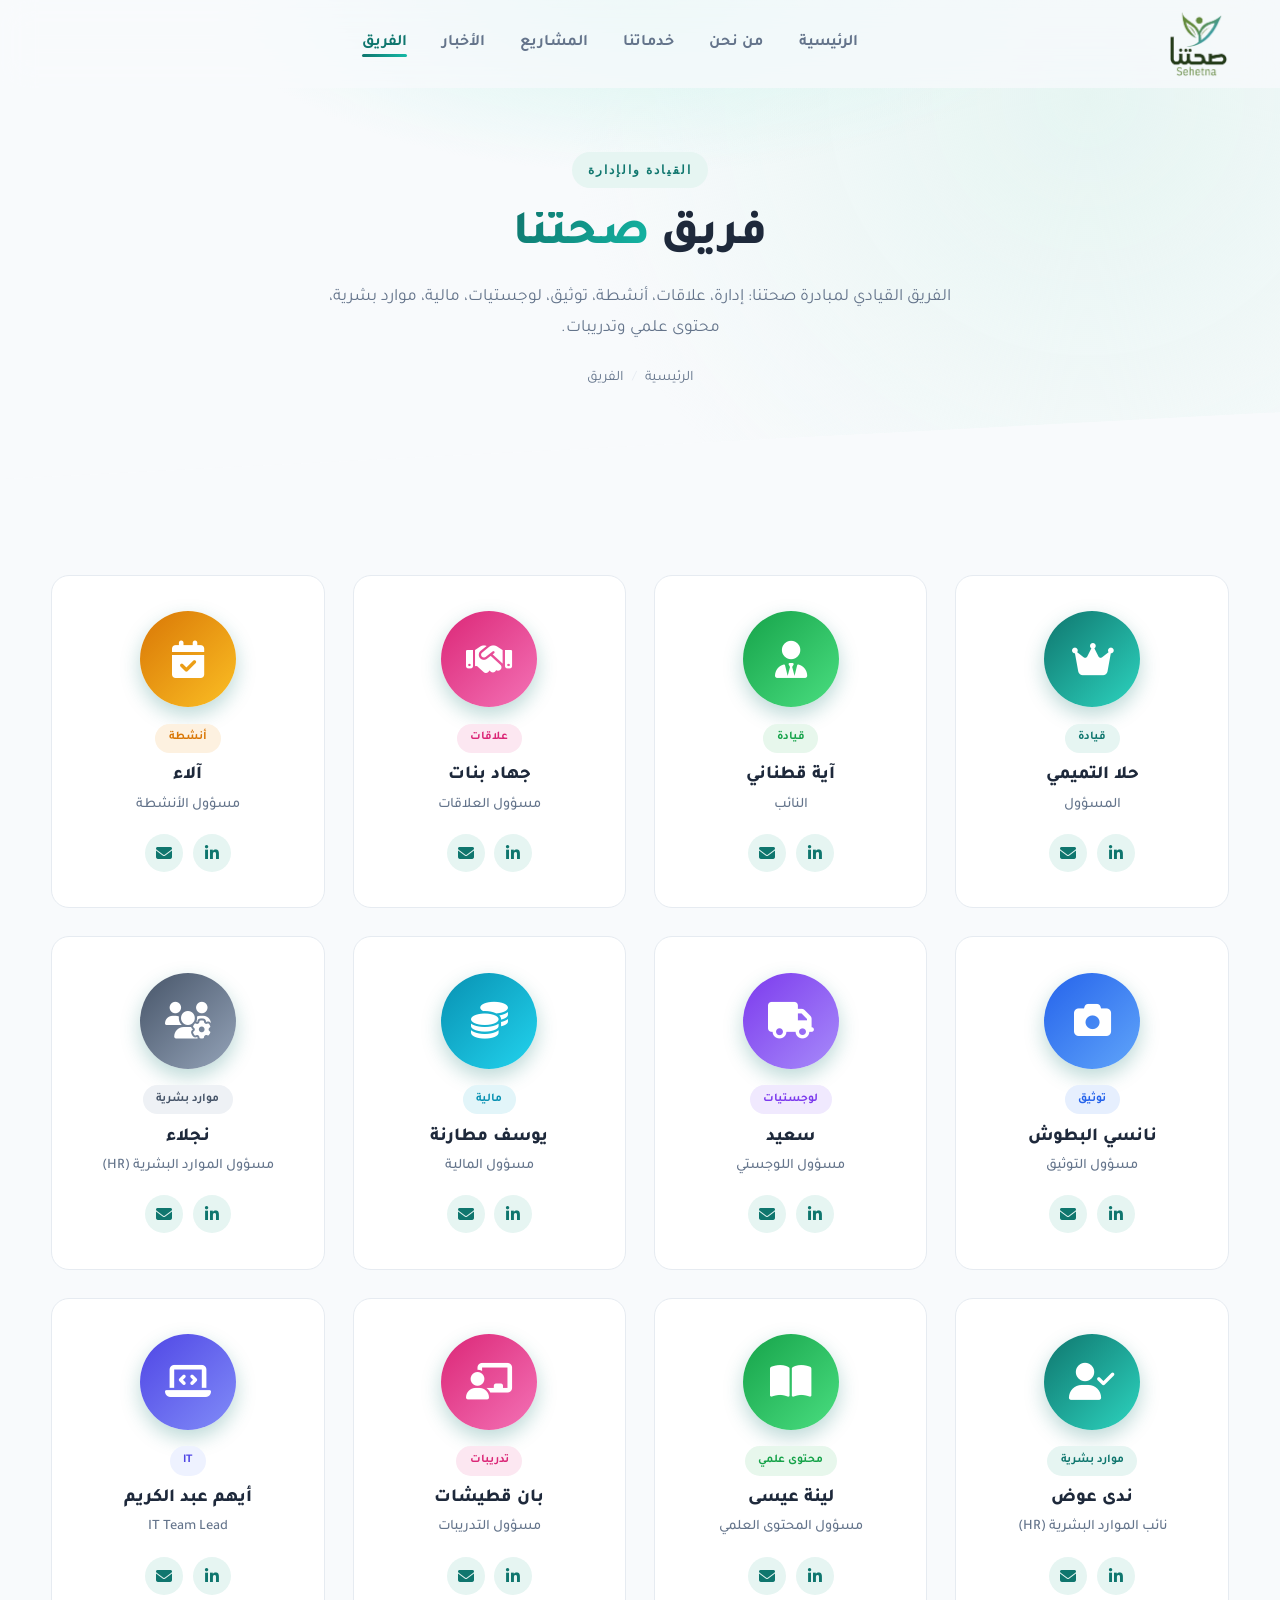
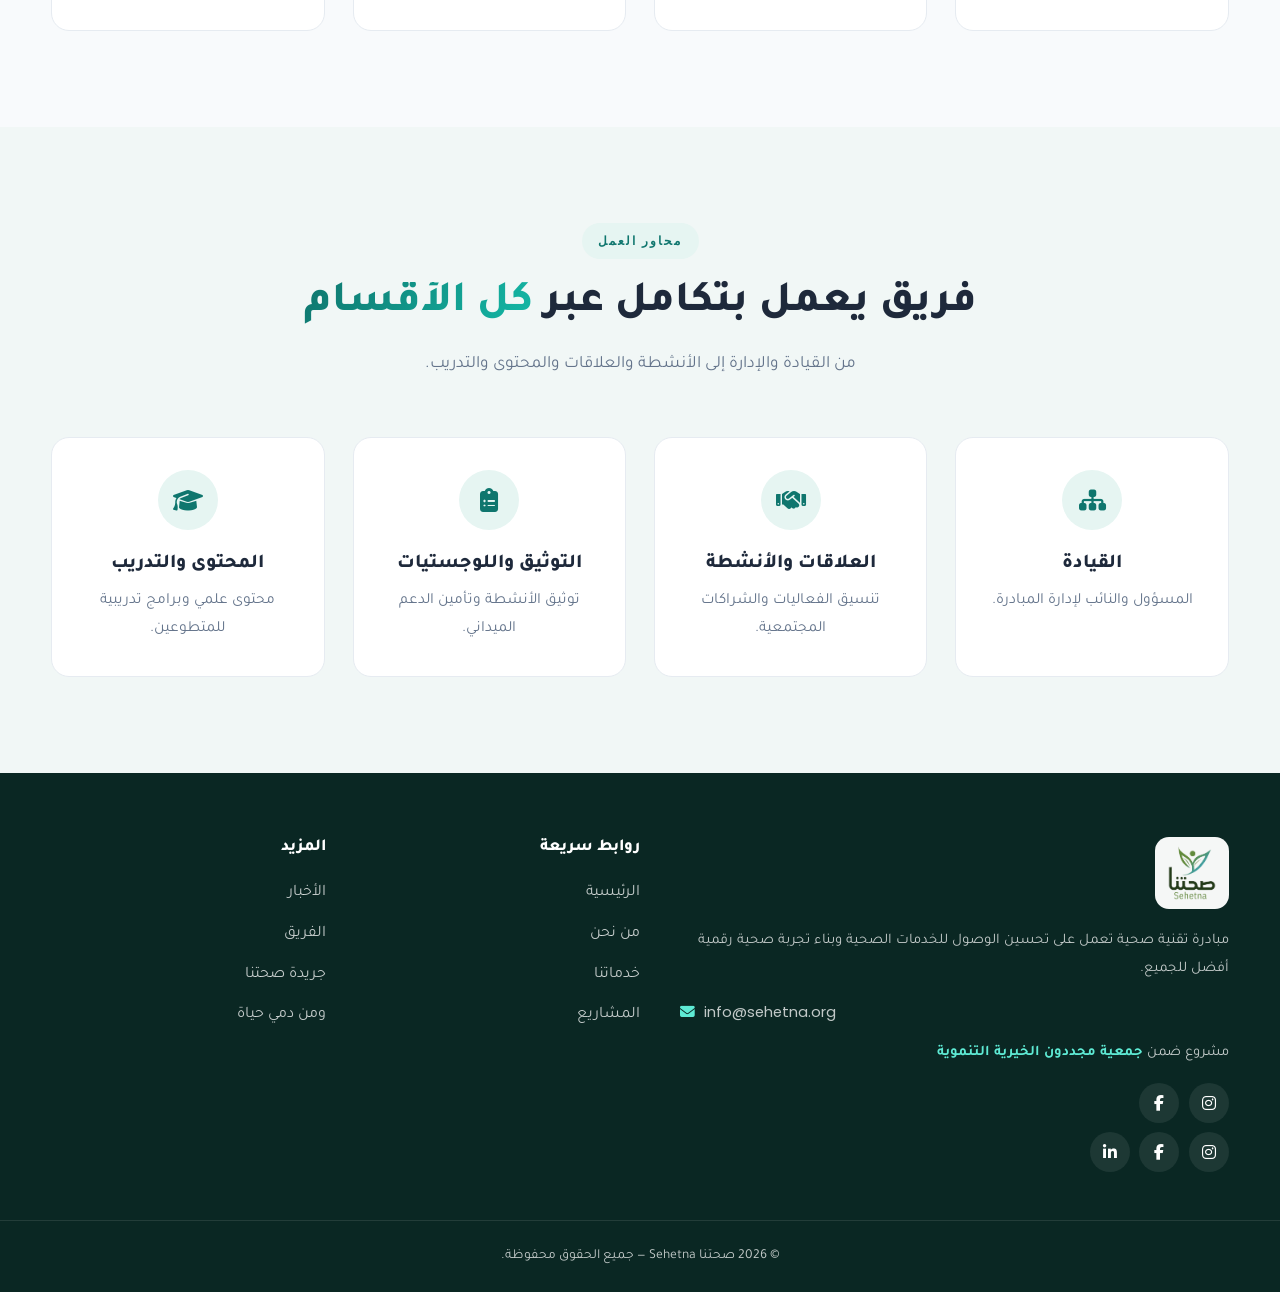
<file: team.html>
<!DOCTYPE html>
<html lang="ar" dir="rtl">
  <head>
    <meta charset="UTF-8" />
    <meta name="viewport" content="width=device-width, initial-scale=1.0" />

    <title>الفريق | صحتنا</title>
    <meta
      name="description"
      content="تعرّف على فريق صحتنا القيادي: المسؤولون عن الإدارة والعلاقات والأنشطة والتوثيق والمالية والمحتوى العلمي والتدريبات."
    />
    <meta name="keywords" content="صحتنا, الفريق, فريق تطوعي, إدارة, علاقات, أنشطة" />
    <meta name="author" content="فريق صحتنا التطوعي" />

    <meta property="og:type" content="website" />
    <meta property="og:title" content="الفريق | صحتنا" />
    <meta property="og:description" content="الفريق القيادي لمبادرة صحتنا." />
    <meta property="og:image" content="assets/images/logo.png" />
    <meta property="og:locale" content="ar_AR" />

    <link rel="icon" type="image/png" href="assets/images/logo.png" />
    <link rel="preconnect" href="https://fonts.googleapis.com" />
    <link rel="preconnect" href="https://fonts.gstatic.com" crossorigin />
    <link
      href="https://fonts.googleapis.com/css2?family=Poppins:wght@400;600;700&family=Tajawal:wght@300;400;500;700;800&display=swap"
      rel="stylesheet"
    />
    <link
      rel="stylesheet"
      href="https://cdnjs.cloudflare.com/ajax/libs/font-awesome/6.5.2/css/all.min.css"
      referrerpolicy="no-referrer"
    />
    <link rel="stylesheet" href="assets/css/common.css" />
    <link rel="stylesheet" href="assets/css/team.css" />
  </head>

  <body>
    <a href="#main" class="skip-link">تخطَّ إلى المحتوى</a>

    <header class="header" id="header">
      <nav class="nav container" aria-label="التنقل الرئيسي">
        <a href="index.html" class="nav__brand" aria-label="صحتنا الصفحة الرئيسية">
          <img src="assets/images/logo.png" alt="شعار صحتنا" />
        </a>
        <ul class="nav__menu" id="navMenu">
          <li><a href="index.html" class="nav__link">الرئيسية</a></li>
          <li><a href="about.html" class="nav__link">من نحن</a></li>
          <li><a href="services.html" class="nav__link">خدماتنا</a></li>
          <li><a href="projects.html" class="nav__link">المشاريع</a></li>
          <li><a href="news.html" class="nav__link">الأخبار</a></li>
          <li><a href="team.html" class="nav__link">الفريق</a></li>
        </ul>
        <div class="nav__actions">
          <button class="nav__toggle" id="navToggle" aria-label="فتح القائمة" aria-expanded="false" aria-controls="navMenu">
            <i class="fa-solid fa-bars"></i>
          </button>
        </div>
      </nav>
    </header>

    <main id="main">
      <section class="page-hero">
        <div class="container">
          <span class="eyebrow">القيادة والإدارة</span>
          <h1>فريق <span class="text-gradient">صحتنا</span></h1>
          <p>
            الفريق القيادي لمبادرة صحتنا: إدارة، علاقات، أنشطة، توثيق، لوجستيات،
            مالية، موارد بشرية، محتوى علمي وتدريبات.
          </p>
          <nav class="breadcrumb" aria-label="مسار التنقل">
            <a href="index.html">الرئيسية</a>
            <span class="sep">/</span>
            <span>الفريق</span>
          </nav>
        </div>
      </section>

      <section class="section">
        <div class="container">
          <div class="grid grid--4">
            <article class="card member member--doctor reveal">
              <div class="member__photo" aria-hidden="true"><i class="fa-solid fa-crown"></i></div>
              <span class="member__badge">قيادة</span>
              <h3 class="member__name">حلا التميمي</h3>
              <p class="member__role">المسؤول</p>
              <div class="socials">
                <a href="#" aria-label="لينكدإن"><i class="fa-brands fa-linkedin-in"></i></a>
                <a href="#" aria-label="جيميل / Gmail"><i class="fa-solid fa-envelope"></i></a>
              </div>
            </article>

            <article class="card member member--pharma reveal">
              <div class="member__photo" aria-hidden="true"><i class="fa-solid fa-user-tie"></i></div>
              <span class="member__badge">قيادة</span>
              <h3 class="member__name">آية قطناني</h3>
              <p class="member__role">النائب</p>
              <div class="socials">
                <a href="#" aria-label="لينكدإن"><i class="fa-brands fa-linkedin-in"></i></a>
                <a href="#" aria-label="جيميل / Gmail"><i class="fa-solid fa-envelope"></i></a>
              </div>
            </article>

            <article class="card member member--nurse reveal">
              <div class="member__photo" aria-hidden="true"><i class="fa-solid fa-handshake"></i></div>
              <span class="member__badge">علاقات</span>
              <h3 class="member__name">جهاد بنات</h3>
              <p class="member__role">مسؤول العلاقات</p>
              <div class="socials">
                <a href="#" aria-label="لينكدإن"><i class="fa-brands fa-linkedin-in"></i></a>
                <a href="#" aria-label="جيميل / Gmail"><i class="fa-solid fa-envelope"></i></a>
              </div>
            </article>

            <article class="card member member--nutrition reveal">
              <div class="member__photo" aria-hidden="true"><i class="fa-solid fa-calendar-check"></i></div>
              <span class="member__badge">أنشطة</span>
              <h3 class="member__name">آلاء</h3>
              <p class="member__role">مسؤول الأنشطة</p>
              <div class="socials">
                <a href="#" aria-label="لينكدإن"><i class="fa-brands fa-linkedin-in"></i></a>
                <a href="#" aria-label="جيميل / Gmail"><i class="fa-solid fa-envelope"></i></a>
              </div>
            </article>

            <article class="card member member--physio reveal">
              <div class="member__photo" aria-hidden="true"><i class="fa-solid fa-camera"></i></div>
              <span class="member__badge">توثيق</span>
              <h3 class="member__name">نانسي البطوش</h3>
              <p class="member__role">مسؤول التوثيق</p>
              <div class="socials">
                <a href="#" aria-label="لينكدإن"><i class="fa-brands fa-linkedin-in"></i></a>
                <a href="#" aria-label="جيميل / Gmail"><i class="fa-solid fa-envelope"></i></a>
              </div>
            </article>

            <article class="card member member--lab reveal">
              <div class="member__photo" aria-hidden="true"><i class="fa-solid fa-truck"></i></div>
              <span class="member__badge">لوجستيات</span>
              <h3 class="member__name">سعيد</h3>
              <p class="member__role">مسؤول اللوجستي</p>
              <div class="socials">
                <a href="#" aria-label="لينكدإن"><i class="fa-brands fa-linkedin-in"></i></a>
                <a href="#" aria-label="جيميل / Gmail"><i class="fa-solid fa-envelope"></i></a>
              </div>
            </article>

            <article class="card member member--dentist reveal">
              <div class="member__photo" aria-hidden="true"><i class="fa-solid fa-coins"></i></div>
              <span class="member__badge">مالية</span>
              <h3 class="member__name">يوسف مطارنة</h3>
              <p class="member__role">مسؤول المالية</p>
              <div class="socials">
                <a href="#" aria-label="لينكدإن"><i class="fa-brands fa-linkedin-in"></i></a>
                <a href="#" aria-label="جيميل / Gmail"><i class="fa-solid fa-envelope"></i></a>
              </div>
            </article>

            <article class="card member member--coord reveal">
              <div class="member__photo" aria-hidden="true"><i class="fa-solid fa-users-gear"></i></div>
              <span class="member__badge">موارد بشرية</span>
              <h3 class="member__name">نجلاء</h3>
              <p class="member__role">مسؤول الموارد البشرية (HR)</p>
              <div class="socials">
                <a href="#" aria-label="لينكدإن"><i class="fa-brands fa-linkedin-in"></i></a>
                <a href="#" aria-label="جيميل / Gmail"><i class="fa-solid fa-envelope"></i></a>
              </div>
            </article>

            <article class="card member member--doctor reveal">
              <div class="member__photo" aria-hidden="true"><i class="fa-solid fa-user-check"></i></div>
              <span class="member__badge">موارد بشرية</span>
              <h3 class="member__name">ندى عوض</h3>
              <p class="member__role">نائب الموارد البشرية (HR)</p>
              <div class="socials">
                <a href="#" aria-label="لينكدإن"><i class="fa-brands fa-linkedin-in"></i></a>
                <a href="#" aria-label="جيميل / Gmail"><i class="fa-solid fa-envelope"></i></a>
              </div>
            </article>

            <article class="card member member--pharma reveal">
              <div class="member__photo" aria-hidden="true"><i class="fa-solid fa-book-open"></i></div>
              <span class="member__badge">محتوى علمي</span>
              <h3 class="member__name">لينة عيسى</h3>
              <p class="member__role">مسؤول المحتوى العلمي</p>
              <div class="socials">
                <a href="#" aria-label="لينكدإن"><i class="fa-brands fa-linkedin-in"></i></a>
                <a href="#" aria-label="جيميل / Gmail"><i class="fa-solid fa-envelope"></i></a>
              </div>
            </article>

            <article class="card member member--nurse reveal">
              <div class="member__photo" aria-hidden="true"><i class="fa-solid fa-chalkboard-user"></i></div>
              <span class="member__badge">تدريبات</span>
              <h3 class="member__name">بان قطيشات</h3>
              <p class="member__role">مسؤول التدريبات</p>
              <div class="socials">
                <a href="#" aria-label="لينكدإن"><i class="fa-brands fa-linkedin-in"></i></a>
                <a href="#" aria-label="جيميل / Gmail"><i class="fa-solid fa-envelope"></i></a>
              </div>
            </article>
            <article class="card member member--it reveal">
              <div class="member__photo" aria-hidden="true"><i class="fa-solid fa-laptop-code"></i></div>
              <span class="member__badge">IT</span>
              <h3 class="member__name">أيهم عبد الكريم</h3>
              <p class="member__role">IT Team Lead</p>
              <div class="socials">
                <a href="#" aria-label="لينكدإن"><i class="fa-brands fa-linkedin-in"></i></a>
                <a href="#" aria-label="جيميل / Gmail"><i class="fa-solid fa-envelope"></i></a>
              </div>
            </article>
          </div>
        </div>
      </section>

      <section class="section section--soft">
        <div class="container">
          <div class="section__head">
            <span class="eyebrow">محاور العمل</span>
            <h2 class="section__title">
              فريق يعمل بتكامل عبر <span class="text-gradient">كل الأقسام</span>
            </h2>
            <p class="section__desc">
              من القيادة والإدارة إلى الأنشطة والعلاقات والمحتوى والتدريب.
            </p>
          </div>
          <div class="grid grid--4">
            <div class="card reveal" style="text-align: center">
              <div class="card__icon" style="margin-inline: auto"><i class="fa-solid fa-sitemap"></i></div>
              <h3 class="card__title">القيادة</h3>
              <p class="card__text">المسؤول والنائب لإدارة المبادرة.</p>
            </div>
            <div class="card reveal" style="text-align: center">
              <div class="card__icon" style="margin-inline: auto"><i class="fa-solid fa-handshake"></i></div>
              <h3 class="card__title">العلاقات والأنشطة</h3>
              <p class="card__text">تنسيق الفعاليات والشراكات المجتمعية.</p>
            </div>
            <div class="card reveal" style="text-align: center">
              <div class="card__icon" style="margin-inline: auto"><i class="fa-solid fa-clipboard-list"></i></div>
              <h3 class="card__title">التوثيق واللوجستيات</h3>
              <p class="card__text">توثيق الأنشطة وتأمين الدعم الميداني.</p>
            </div>
            <div class="card reveal" style="text-align: center">
              <div class="card__icon" style="margin-inline: auto"><i class="fa-solid fa-graduation-cap"></i></div>
              <h3 class="card__title">المحتوى والتدريب</h3>
              <p class="card__text">محتوى علمي وبرامج تدريبية للمتطوعين.</p>
            </div>
          </div>
        </div>
      </section>

    </main>

    <footer class="footer">
      <div class="container">
        <div class="footer__grid">
          <div class="footer__col">
            <div class="footer__brand">
              <img src="assets/images/logo.png" alt="شعار صحتنا" />
            </div>
            <p>
              مبادرة تقنية صحية تعمل على تحسين الوصول للخدمات الصحية وبناء تجربة
              صحية رقمية أفضل للجميع.
            </p>
            <p class="footer__contact">
              <i class="fa-solid fa-envelope"></i>
              <a href="mailto:info@sehetna.org">info@sehetna.org</a>
            </p>
            <p class="footer__assoc">
              مشروع ضمن
              <a href="https://www.linkedin.com/company/mujaddidunjo/" target="_blank" rel="noopener noreferrer">جمعية مجددون الخيرية التنموية</a>
            </p>
            <div class="footer__socials" aria-label="حسابات صحتنا">
              <a href="https://www.instagram.com/sehetna.mjo" target="_blank" rel="noopener noreferrer" aria-label="إنستغرام صحتنا" title="إنستغرام صحتنا"><i class="fa-brands fa-instagram"></i></a>
              <a href="https://www.facebook.com/share/1G5tbaCBkS/" target="_blank" rel="noopener noreferrer" aria-label="فيسبوك صحتنا" title="فيسبوك صحتنا"><i class="fa-brands fa-facebook-f"></i></a>
            </div>
            <div class="footer__socials footer__socials--assoc" aria-label="حسابات مجددون">
              <a href="https://www.instagram.com/mujaddidun.jo" target="_blank" rel="noopener noreferrer" aria-label="إنستغرام مجددون" title="إنستغرام مجددون"><i class="fa-brands fa-instagram"></i></a>
              <a href="https://www.facebook.com/share/1KsnA6hLz5/" target="_blank" rel="noopener noreferrer" aria-label="فيسبوك مجددون" title="فيسبوك مجددون"><i class="fa-brands fa-facebook-f"></i></a>
              <a href="https://www.linkedin.com/company/mujaddidunjo/" target="_blank" rel="noopener noreferrer" aria-label="لينكدإن مجددون" title="لينكدإن مجددون"><i class="fa-brands fa-linkedin-in"></i></a>
            </div>
          </div>
          <div class="footer__col">
            <h4>روابط سريعة</h4>
            <ul>
              <li><a href="index.html">الرئيسية</a></li>
              <li><a href="about.html">من نحن</a></li>
              <li><a href="services.html">خدماتنا</a></li>
              <li><a href="projects.html">المشاريع</a></li>
            </ul>
          </div>
          <div class="footer__col">
            <h4>المزيد</h4>
            <ul>
              <li><a href="news.html">الأخبار</a></li>
              <li><a href="team.html">الفريق</a></li>
              <li><a href="project-details.html">جريدة صحتنا</a></li>
              <li><a href="project-blood.html">ومن دمي حياة</a></li>
            </ul>
          </div>
        </div>
      </div>
      <div class="footer__bottom">
        <div class="container">
          <p>© <span data-year>2026</span> صحتنا Sehetna — جميع الحقوق محفوظة.</p>
        </div>
      </div>
    </footer>

    <button class="to-top" id="toTop" aria-label="العودة إلى الأعلى">
      <i class="fa-solid fa-arrow-up"></i>
    </button>

    <script src="assets/js/script.js"></script>
  </body>
</html>
</file>
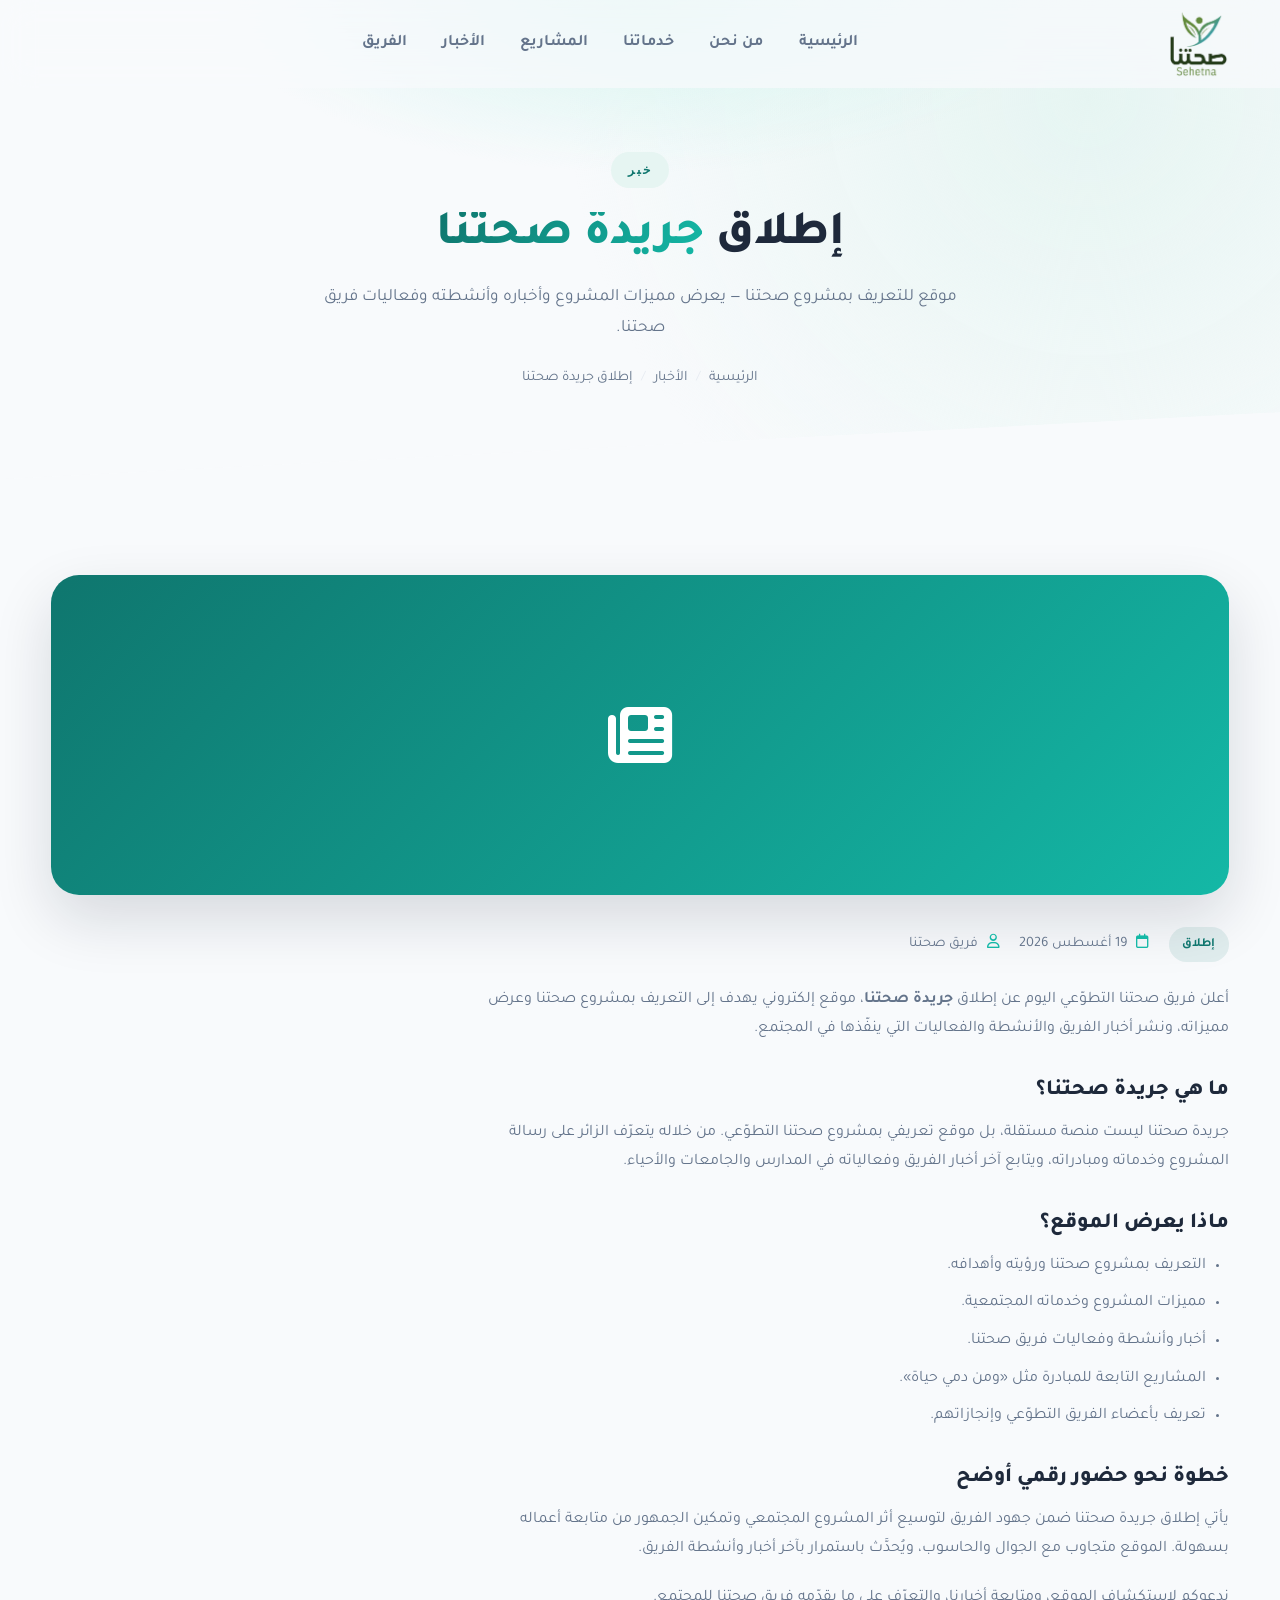
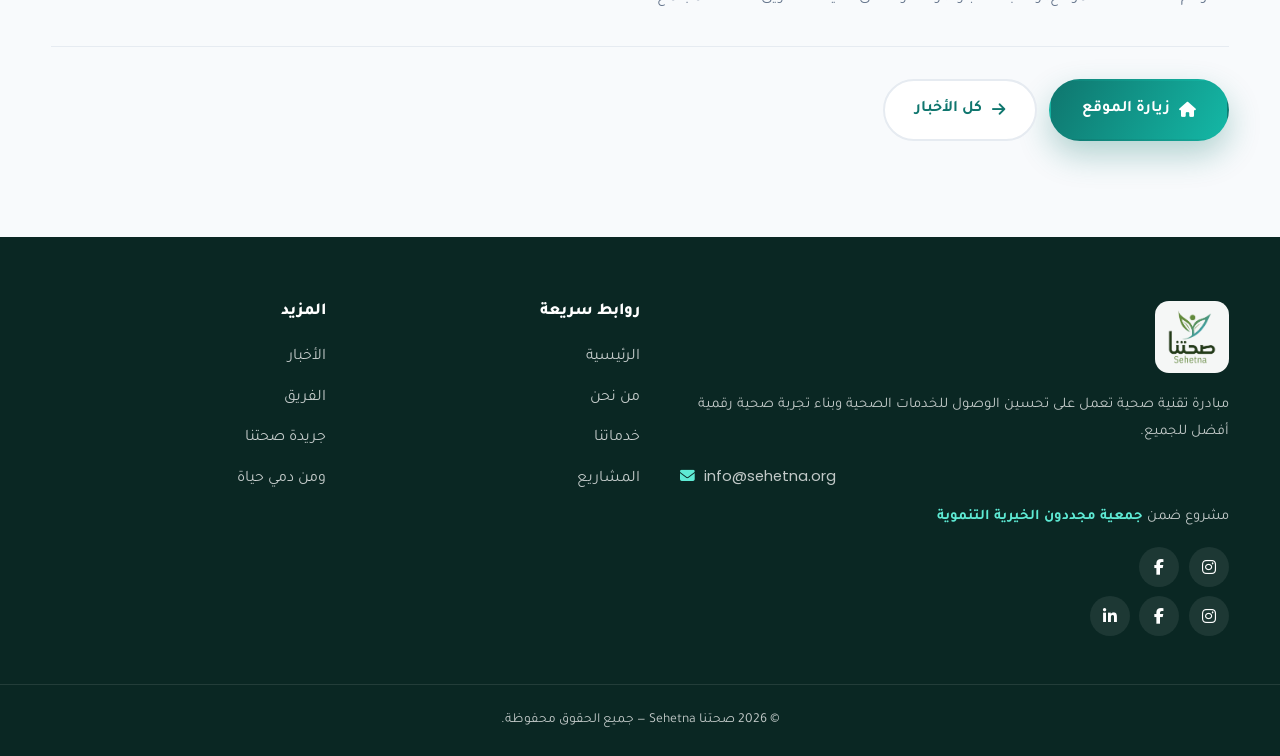
<file: news/sehetna-journal-launch.html>
<!DOCTYPE html>
<html lang="ar" dir="rtl">
  <head>
    <meta charset="UTF-8" />
    <meta name="viewport" content="width=device-width, initial-scale=1.0" />

    <title>إطلاق جريدة صحتنا | صحتنا</title>
    <meta
      name="description"
      content="فريق صحتنا يعلن إطلاق جريدة صحتنا — موقع للتعريف بمشروع صحتنا وعرض مميزاته وأخباره وأنشطته."
    />
    <meta name="keywords" content="صحتنا, جريدة صحتنا, إطلاق, أخبار, توعية صحية" />
    <meta name="author" content="فريق صحتنا التطوعي" />

    <meta property="og:type" content="article" />
    <meta property="og:title" content="إطلاق جريدة صحتنا | صحتنا" />
    <meta property="og:description" content="موقع للتعريف بمشروع صحتنا وعرض مميزاته وأخباره وأنشطته وفعالياته." />
    <meta property="og:image" content="../assets/images/logo.png" />
    <meta property="og:locale" content="ar_AR" />

    <link rel="icon" type="image/png" href="../assets/images/logo.png" />
    <link rel="preconnect" href="https://fonts.googleapis.com" />
    <link rel="preconnect" href="https://fonts.gstatic.com" crossorigin />
    <link
      href="https://fonts.googleapis.com/css2?family=Poppins:wght@400;600;700&family=Tajawal:wght@300;400;500;700;800&display=swap"
      rel="stylesheet"
    />
    <link
      rel="stylesheet"
      href="https://cdnjs.cloudflare.com/ajax/libs/font-awesome/6.5.2/css/all.min.css"
      referrerpolicy="no-referrer"
    />
    <link rel="stylesheet" href="../assets/css/common.css" />
    <link rel="stylesheet" href="../assets/css/news.css" />
  </head>

  <body>
    <a href="#main" class="skip-link">تخطَّ إلى المحتوى</a>

    <header class="header" id="header">
      <nav class="nav container" aria-label="التنقل الرئيسي">
        <a href="../index.html" class="nav__brand" aria-label="صحتنا الصفحة الرئيسية">
          <img src="../assets/images/logo.png" alt="شعار صحتنا" />
        </a>
        <ul class="nav__menu" id="navMenu">
          <li><a href="../index.html" class="nav__link">الرئيسية</a></li>
          <li><a href="../about.html" class="nav__link">من نحن</a></li>
          <li><a href="../services.html" class="nav__link">خدماتنا</a></li>
          <li><a href="../projects.html" class="nav__link">المشاريع</a></li>
          <li><a href="../news.html" class="nav__link">الأخبار</a></li>
          <li><a href="../team.html" class="nav__link">الفريق</a></li>
        </ul>
        <div class="nav__actions">
          <button class="nav__toggle" id="navToggle" aria-label="فتح القائمة" aria-expanded="false" aria-controls="navMenu">
            <i class="fa-solid fa-bars"></i>
          </button>
        </div>
      </nav>
    </header>

    <main id="main">
      <section class="page-hero">
        <div class="container">
          <span class="eyebrow">خبر</span>
          <h1>إطلاق <span class="text-gradient">جريدة صحتنا</span></h1>
          <p>موقع للتعريف بمشروع صحتنا — يعرض مميزات المشروع وأخباره وأنشطته وفعاليات فريق صحتنا.</p>
          <nav class="breadcrumb" aria-label="مسار التنقل">
            <a href="../index.html">الرئيسية</a>
            <span class="sep">/</span>
            <a href="../news.html">الأخبار</a>
            <span class="sep">/</span>
            <span>إطلاق جريدة صحتنا</span>
          </nav>
        </div>
      </section>

      <section class="section">
        <div class="container">
          <div class="article-hero-media reveal">
            <i class="fa-solid fa-newspaper"></i>
          </div>

          <div class="article-meta reveal">
            <span class="article-meta__cat">إطلاق</span>
            <span><i class="fa-regular fa-calendar"></i> 19 أغسطس 2026</span>
            <span><i class="fa-regular fa-user"></i> فريق صحتنا</span>
          </div>

          <article class="article-content reveal">
            <p>
              أعلن فريق صحتنا التطوّعي اليوم عن إطلاق <strong>جريدة صحتنا</strong>،
              موقع إلكتروني يهدف إلى التعريف بمشروع صحتنا وعرض مميزاته،
              ونشر أخبار الفريق والأنشطة والفعاليات التي ينفّذها في
              المجتمع.
            </p>

            <h2>ما هي جريدة صحتنا؟</h2>
            <p>
              جريدة صحتنا ليست منصة مستقلة، بل موقع تعريفي بمشروع صحتنا
              التطوّعي. من خلاله يتعرّف الزائر على رسالة المشروع وخدماته
              ومبادراته، ويتابع آخر أخبار الفريق وفعالياته في المدارس
              والجامعات والأحياء.
            </p>

            <h2>ماذا يعرض الموقع؟</h2>
            <ul>
              <li>التعريف بمشروع صحتنا ورؤيته وأهدافه.</li>
              <li>مميزات المشروع وخدماته المجتمعية.</li>
              <li>أخبار وأنشطة وفعاليات فريق صحتنا.</li>
              <li>المشاريع التابعة للمبادرة مثل «ومن دمي حياة».</li>
              <li>تعريف بأعضاء الفريق التطوّعي وإنجازاتهم.</li>
            </ul>

            <h2>خطوة نحو حضور رقمي أوضح</h2>
            <p>
              يأتي إطلاق جريدة صحتنا ضمن جهود الفريق لتوسيع أثر المشروع
              المجتمعي وتمكين الجمهور من متابعة أعماله بسهولة. الموقع متجاوب
              مع الجوال والحاسوب، ويُحدَّث باستمرار بآخر أخبار وأنشطة
              الفريق.
            </p>
            <p>
              ندعوكم لاستكشاف الموقع، ومتابعة أخبارنا، والتعرّف على ما
              يقدّمه فريق صحتنا للمجتمع.
            </p>
          </article>

          <div class="article-actions reveal">
            <a href="../index.html" class="btn btn--primary">
              <i class="fa-solid fa-house"></i> زيارة الموقع
            </a>
            <a href="../news.html" class="btn btn--outline">
              <i class="fa-solid fa-arrow-right"></i> كل الأخبار
            </a>
          </div>
        </div>
      </section>
    </main>

    <footer class="footer">
      <div class="container">
        <div class="footer__grid">
          <div class="footer__col">
            <div class="footer__brand">
              <img src="../assets/images/logo.png" alt="شعار صحتنا" />
            </div>
            <p>
              مبادرة تقنية صحية تعمل على تحسين الوصول للخدمات الصحية وبناء تجربة
              صحية رقمية أفضل للجميع.
            </p>
            <p class="footer__contact">
              <i class="fa-solid fa-envelope"></i>
              <a href="mailto:info@sehetna.org">info@sehetna.org</a>
            </p>
            <p class="footer__assoc">
              مشروع ضمن
              <a href="https://www.linkedin.com/company/mujaddidunjo/" target="_blank" rel="noopener noreferrer">جمعية مجددون الخيرية التنموية</a>
            </p>
            <div class="footer__socials" aria-label="حسابات صحتنا">
              <a href="https://www.instagram.com/sehetna.mjo" target="_blank" rel="noopener noreferrer" aria-label="إنستغرام صحتنا" title="إنستغرام صحتنا"><i class="fa-brands fa-instagram"></i></a>
              <a href="https://www.facebook.com/share/1G5tbaCBkS/" target="_blank" rel="noopener noreferrer" aria-label="فيسبوك صحتنا" title="فيسبوك صحتنا"><i class="fa-brands fa-facebook-f"></i></a>
            </div>
            <div class="footer__socials footer__socials--assoc" aria-label="حسابات مجددون">
              <a href="https://www.instagram.com/mujaddidun.jo" target="_blank" rel="noopener noreferrer" aria-label="إنستغرام مجددون" title="إنستغرام مجددون"><i class="fa-brands fa-instagram"></i></a>
              <a href="https://www.facebook.com/share/1KsnA6hLz5/" target="_blank" rel="noopener noreferrer" aria-label="فيسبوك مجددون" title="فيسبوك مجددون"><i class="fa-brands fa-facebook-f"></i></a>
              <a href="https://www.linkedin.com/company/mujaddidunjo/" target="_blank" rel="noopener noreferrer" aria-label="لينكدإن مجددون" title="لينكدإن مجددون"><i class="fa-brands fa-linkedin-in"></i></a>
            </div>
          </div>
          <div class="footer__col">
            <h4>روابط سريعة</h4>
            <ul>
              <li><a href="../index.html">الرئيسية</a></li>
              <li><a href="../about.html">من نحن</a></li>
              <li><a href="../services.html">خدماتنا</a></li>
              <li><a href="../projects.html">المشاريع</a></li>
            </ul>
          </div>
          <div class="footer__col">
            <h4>المزيد</h4>
            <ul>
              <li><a href="../news.html">الأخبار</a></li>
              <li><a href="../team.html">الفريق</a></li>
              <li><a href="../project-details.html">جريدة صحتنا</a></li>
              <li><a href="../project-blood.html">ومن دمي حياة</a></li>
            </ul>
          </div>
        </div>
      </div>
      <div class="footer__bottom">
        <div class="container">
          <p>© <span data-year>2026</span> صحتنا Sehetna — جميع الحقوق محفوظة.</p>
        </div>
      </div>
    </footer>

    <button class="to-top" id="toTop" aria-label="العودة إلى الأعلى">
      <i class="fa-solid fa-arrow-up"></i>
    </button>

    <script src="../assets/js/script.js"></script>
  </body>
</html>
</file>
<file: assets/css/common.css>
﻿/* =============================================================
   صحتنا | Sehetna — Common / shared styles
   Used on every page (tokens, base, layout, chrome)
   ============================================================= */
/* -------------------------------------------------------------
   1. Design tokens
   ------------------------------------------------------------- */
:root {
  /* Brand colors */
  --primary: #0f766e;
  --primary-dark: #0b544e;
  --primary-tint: #e6f5f2;
  --secondary: #14b8a6;
  --secondary-tint: #d5f5ef;
  --accent: #5eead4;
  --mint: #f0fdfa;

  /* Specialty accents (team) */
  --c-doctor: #0f766e;
  --c-pharma: #16a34a;
  --c-nurse: #db2777;
  --c-nutrition: #d97706;
  --c-physio: #2563eb;
  --c-lab: #7c3aed;
  --c-dentist: #0891b2;
  --c-coord: #475569;
  --c-it: #4f46e5;

  /* Neutrals */
  --bg: #f8fafc;
  --bg-alt: #ffffff;
  --bg-soft: #f1f7f6;
  --bg-deep: #0a2723;
  --text: #1e293b;
  --text-muted: #64748b;
  --border: #e6ebf1;

  /* Effects */
  --shadow-sm: 0 2px 8px rgba(15, 23, 42, 0.05);
  --shadow: 0 10px 34px rgba(15, 23, 42, 0.08);
  --shadow-lg: 0 24px 60px rgba(15, 23, 42, 0.14);
  --shadow-primary: 0 14px 32px rgba(15, 118, 110, 0.3);

  /* Shape */
  --radius-sm: 12px;
  --radius: 18px;
  --radius-lg: 28px;
  --radius-pill: 999px;

  /* Motion */
  --transition: 0.3s cubic-bezier(0.4, 0, 0.2, 1);

  /* Layout */
  --header-h: 88px;
  --container: 1200px;

  /* Fonts */
  --font: "Tajawal", "Segoe UI", system-ui, sans-serif;
  --font-en: "Poppins", "Segoe UI", sans-serif;
}

/* -------------------------------------------------------------
   2. Base / reset
   ------------------------------------------------------------- */
*,
*::before,
*::after {
  box-sizing: border-box;
  margin: 0;
  padding: 0;
}

html {
  scroll-behavior: smooth;
  scroll-padding-top: var(--header-h);
}

body {
  font-family: var(--font);
  color: var(--text);
  background: var(--bg);
  line-height: 1.85;
  overflow-x: hidden;
  -webkit-font-smoothing: antialiased;
}

img {
  max-width: 100%;
  display: block;
}

a {
  color: inherit;
  text-decoration: none;
  transition: color var(--transition);
}

ul {
  list-style: none;
}

h1,
h2,
h3,
h4 {
  line-height: 1.35;
  color: var(--text);
  font-weight: 800;
}

section {
  position: relative;
}

a:focus-visible,
button:focus-visible,
input:focus-visible,
textarea:focus-visible {
  outline: 3px solid var(--secondary);
  outline-offset: 2px;
  border-radius: 4px;
}

.skip-link {
  position: absolute;
  right: -999px;
  top: 8px;
  z-index: 2000;
  background: var(--primary);
  color: #fff;
  padding: 0.6rem 1.2rem;
  border-radius: var(--radius-sm);
}

.skip-link:focus {
  right: 8px;
}

/* -------------------------------------------------------------
   3. Layout helpers
   ------------------------------------------------------------- */
.container {
  width: min(var(--container), 92%);
  margin-inline: auto;
}

.section {
  padding: 6rem 0;
}

.section--tight {
  padding: 4rem 0;
}

.section--soft {
  background: var(--bg-soft);
}

.section__head {
  text-align: center;
  max-width: 700px;
  margin: 0 auto 3.5rem;
}

.eyebrow {
  display: inline-flex;
  align-items: center;
  gap: 0.5rem;
  font-family: var(--font-en);
  font-size: 0.76rem;
  font-weight: 600;
  letter-spacing: 0.16em;
  text-transform: uppercase;
  color: var(--primary);
  background: var(--primary-tint);
  padding: 0.42rem 1.05rem;
  border-radius: var(--radius-pill);
  margin-bottom: 1rem;
}

.section__title {
  font-size: clamp(1.85rem, 4vw, 2.7rem);
  color: var(--text);
  margin-bottom: 1rem;
}

.section__desc {
  color: var(--text-muted);
  font-size: 1.08rem;
}

.text-gradient {
  background: linear-gradient(120deg, var(--primary), var(--secondary));
  -webkit-background-clip: text;
  background-clip: text;
  -webkit-text-fill-color: transparent;
}

/* -------------------------------------------------------------
   4. Buttons
   ------------------------------------------------------------- */
.btn {
  display: inline-flex;
  align-items: center;
  justify-content: center;
  gap: 0.6rem;
  padding: 0.9rem 1.9rem;
  font-family: var(--font);
  font-size: 1rem;
  font-weight: 700;
  border: 2px solid transparent;
  border-radius: var(--radius-pill);
  cursor: pointer;
  transition: transform var(--transition), box-shadow var(--transition),
    background var(--transition), color var(--transition);
}

.btn i {
  font-size: 0.95em;
}

.btn--primary {
  background: linear-gradient(120deg, var(--primary), var(--secondary));
  color: #fff;
  box-shadow: var(--shadow-primary);
}

.btn--primary:hover {
  transform: translateY(-3px);
  box-shadow: 0 18px 40px rgba(15, 118, 110, 0.38);
}

.btn--outline {
  border-color: var(--border);
  color: var(--primary);
  background: #fff;
}

.btn--outline:hover {
  border-color: var(--primary);
  transform: translateY(-3px);
  box-shadow: var(--shadow-sm);
}

.btn--light {
  background: #fff;
  color: var(--primary);
}

.btn--light:hover {
  transform: translateY(-3px);
  box-shadow: var(--shadow-lg);
}

.btn--ghost {
  color: var(--primary);
  padding-inline: 0.4rem;
  font-weight: 700;
}

.btn--ghost:hover {
  gap: 0.9rem;
  color: var(--primary-dark);
}

.btn--full {
  width: 100%;
}

/* -------------------------------------------------------------
   5. Header / navbar  (underline navigation)
   ------------------------------------------------------------- */
.header {
  position: fixed;
  inset: 0 0 auto 0;
  height: var(--header-h);
  z-index: 1000;
  background: rgba(248, 250, 252, 0.72);
  backdrop-filter: blur(16px);
  -webkit-backdrop-filter: blur(16px);
  transition: background var(--transition), box-shadow var(--transition);
}

.header.scrolled {
  background: rgba(255, 255, 255, 0.95);
  box-shadow: 0 6px 24px rgba(15, 23, 42, 0.07);
}

.nav {
  height: 100%;
  display: flex;
  align-items: center;
  justify-content: space-between;
}

.nav__brand {
  display: flex;
  align-items: center;
  flex-shrink: 0;
}

.nav__brand img {
  height: 68px;
  width: auto;
  display: block;
  object-fit: contain;
}

.nav__menu {
  display: flex;
  align-items: center;
  gap: 0.3rem;
}

.nav__link {
  position: relative;
  padding: 0.5rem 0.95rem;
  font-weight: 600;
  color: var(--text-muted);
}

.nav__link::after {
  content: "";
  position: absolute;
  right: 0.95rem;
  left: 0.95rem;
  bottom: 0.15rem;
  height: 3px;
  border-radius: 3px;
  background: linear-gradient(90deg, var(--primary), var(--secondary));
  transform: scaleX(0);
  transform-origin: right;
  transition: transform var(--transition);
}

.nav__link:hover,
.nav__link.active {
  color: var(--primary);
}

.nav__link:hover::after,
.nav__link.active::after {
  transform: scaleX(1);
}

.nav__actions {
  display: flex;
  align-items: center;
  gap: 0.75rem;
}

.nav__toggle {
  display: none;
  width: 46px;
  height: 46px;
  align-items: center;
  justify-content: center;
  background: var(--primary-tint);
  border: none;
  border-radius: var(--radius-sm);
  color: var(--primary);
  font-size: 1.2rem;
  cursor: pointer;
}


/* -------------------------------------------------------------
   7. Cards & grids  (top accent bar on hover)
   ------------------------------------------------------------- */
.grid {
  display: grid;
  gap: 1.75rem;
}

.grid--2 {
  grid-template-columns: repeat(2, 1fr);
}

.grid--3 {
  grid-template-columns: repeat(3, 1fr);
}

.grid--4 {
  grid-template-columns: repeat(4, 1fr);
}

.card {
  position: relative;
  background: var(--bg-alt);
  border: 1px solid var(--border);
  border-radius: var(--radius);
  padding: 2rem;
  transition: transform var(--transition), box-shadow var(--transition),
    border-color var(--transition);
  overflow: hidden;
}

.card::before {
  content: "";
  position: absolute;
  inset: 0 0 auto 0;
  height: 4px;
  background: linear-gradient(90deg, var(--primary), var(--secondary));
  transform: scaleX(0);
  transform-origin: right;
  transition: transform var(--transition);
}

.card:hover {
  transform: translateY(-8px);
  box-shadow: var(--shadow);
  border-color: transparent;
}

.card:hover::before {
  transform: scaleX(1);
}

.card__icon {
  width: 60px;
  height: 60px;
  display: flex;
  align-items: center;
  justify-content: center;
  font-size: 1.5rem;
  color: var(--primary);
  background: var(--primary-tint);
  border-radius: 50%;
  margin-bottom: 1.3rem;
  transition: background var(--transition), color var(--transition);
}

.card:hover .card__icon {
  background: linear-gradient(135deg, var(--primary), var(--secondary));
  color: #fff;
}

.card__title {
  font-size: 1.22rem;
  margin-bottom: 0.6rem;
}

.card__text {
  color: var(--text-muted);
  font-size: 0.97rem;
}

.features-grid {
  display: grid;
  grid-template-columns: repeat(6, 1fr);
  gap: 1.75rem;
}

.features-grid .feature-card:nth-child(-n + 3) {
  grid-column: span 2;
}

.features-grid .feature-card:nth-child(4) {
  grid-column: 2 / span 2;
}

.features-grid .feature-card:nth-child(5) {
  grid-column: 4 / span 2;
}

.feature-card {
  padding-top: 2.4rem;
}

.feature-card__num {
  position: absolute;
  top: 1.15rem;
  left: 1.3rem;
  font-family: var(--font-en);
  font-size: 0.78rem;
  font-weight: 700;
  letter-spacing: 0.08em;
  color: var(--secondary);
}

.check-list li {
  position: relative;
  padding-right: 1.9rem;
  margin-bottom: 0.7rem;
  color: var(--text-muted);
}

.check-list li::before {
  content: "\f058";
  font-family: "Font Awesome 6 Free";
  font-weight: 900;
  position: absolute;
  right: 0;
  top: 0.15rem;
  color: var(--secondary);
}

.split {
  display: grid;
  grid-template-columns: 1fr 1fr;
  gap: 3rem;
  align-items: center;
}


/* -------------------------------------------------------------
   13. Page hero (inner pages, angled bottom)
   ------------------------------------------------------------- */
.page-hero {
  text-align: center;
  padding-top: calc(var(--header-h) + 4rem);
  padding-bottom: 5.5rem;
  background: radial-gradient(
      ellipse 55% 60% at 50% 0%,
      var(--secondary-tint),
      transparent 60%
    ),
    radial-gradient(circle at 85% 20%, var(--primary-tint), transparent 45%),
    var(--bg);
  clip-path: polygon(0 0, 100% 0, 100% 86%, 0 100%);
}

.page-hero h1 {
  font-size: clamp(2rem, 5vw, 3rem);
  margin-bottom: 0.8rem;
}

.page-hero p {
  color: var(--text-muted);
  max-width: 640px;
  margin: 0 auto;
  font-size: 1.08rem;
}

.breadcrumb {
  display: flex;
  justify-content: center;
  gap: 0.5rem;
  margin-top: 1.2rem;
  font-size: 0.9rem;
  color: var(--text-muted);
}

.breadcrumb a:hover {
  color: var(--primary);
}

.breadcrumb .sep {
  color: var(--border);
}


/* -------------------------------------------------------------
   17. CTA band
   ------------------------------------------------------------- */
.cta {
  padding: 5rem 0;
}

.cta__inner {
  background: linear-gradient(120deg, var(--primary), var(--secondary));
  border-radius: var(--radius-lg);
  padding: 3.5rem 2rem;
  text-align: center;
  color: #fff;
  box-shadow: var(--shadow-primary);
  position: relative;
  overflow: hidden;
}

.cta__inner::before,
.cta__inner::after {
  content: "";
  position: absolute;
  border-radius: 50%;
  background: rgba(255, 255, 255, 0.12);
}

.cta__inner::before {
  width: 220px;
  height: 220px;
  top: -80px;
  right: -40px;
}

.cta__inner::after {
  width: 160px;
  height: 160px;
  bottom: -70px;
  left: -30px;
}

.cta__inner h2 {
  color: #fff;
  font-size: clamp(1.6rem, 3.5vw, 2.4rem);
  margin-bottom: 0.8rem;
  position: relative;
}

.cta__inner p {
  opacity: 0.92;
  max-width: 560px;
  margin: 0 auto 2rem;
  position: relative;
}

.cta__inner .btn {
  position: relative;
}

/* -------------------------------------------------------------
   18. Footer
   ------------------------------------------------------------- */
.footer {
  background: var(--bg-deep);
  color: rgba(255, 255, 255, 0.75);
  padding-top: 4rem;
}

.footer__grid {
  display: grid;
  grid-template-columns: 2fr 1fr 1fr;
  gap: 2.5rem;
  padding-bottom: 3rem;
}

.footer__brand {
  display: flex;
  align-items: center;
  margin-bottom: 1.2rem;
}

.footer__brand img {
  height: 72px;
  width: auto;
  display: block;
  object-fit: contain;
  background: rgba(255, 255, 255, 0.96);
  padding: 0.5rem 0.75rem;
  border-radius: 14px;
}

.footer__col h4 {
  color: #fff;
  font-size: 1.05rem;
  margin-bottom: 1.2rem;
}

.footer__col ul li {
  margin-bottom: 0.7rem;
}

.footer__col ul a:hover {
  color: var(--accent);
  padding-right: 0.3rem;
}

.footer__col p {
  font-size: 0.92rem;
}

.footer__contact {
  display: flex;
  align-items: center;
  gap: 0.55rem;
  margin-top: 1rem;
  font-family: var(--font-en);
  font-size: 0.95rem;
  direction: ltr;
  justify-content: flex-start;
}

.footer__contact i {
  color: var(--accent);
}

.footer__contact a:hover {
  color: var(--accent);
}

.footer__assoc {
  margin-top: 0.85rem;
  font-size: 0.88rem;
  color: rgba(255, 255, 255, 0.75);
}

.footer__assoc a {
  color: var(--accent);
  font-weight: 600;
}

.footer__assoc a:hover {
  text-decoration: underline;
}

.footer__socials {
  display: flex;
  gap: 0.6rem;
  margin-top: 1rem;
}

.footer__socials--assoc {
  margin-top: 0.6rem;
}

.footer__socials a {
  width: 40px;
  height: 40px;
  display: flex;
  align-items: center;
  justify-content: center;
  border-radius: 50%;
  background: rgba(255, 255, 255, 0.08);
  color: #fff;
  transition: all var(--transition);
}

.footer__socials a:hover {
  background: var(--secondary);
  transform: translateY(-3px);
}

.footer__bottom {
  border-top: 1px solid rgba(255, 255, 255, 0.1);
  padding: 1.4rem 0;
  text-align: center;
  font-size: 0.86rem;
}


/* -------------------------------------------------------------
   19. Back to top
   ------------------------------------------------------------- */
.to-top {
  position: fixed;
  bottom: 1.6rem;
  left: 1.6rem;
  width: 48px;
  height: 48px;
  display: flex;
  align-items: center;
  justify-content: center;
  border: none;
  border-radius: 50%;
  background: linear-gradient(135deg, var(--primary), var(--secondary));
  color: #fff;
  font-size: 1.1rem;
  cursor: pointer;
  box-shadow: var(--shadow-primary);
  opacity: 0;
  visibility: hidden;
  transform: translateY(20px);
  transition: all var(--transition);
  z-index: 900;
}

.to-top.show {
  opacity: 1;
  visibility: visible;
  transform: translateY(0);
}

/* -------------------------------------------------------------
   20. Scroll reveal
   ------------------------------------------------------------- */
.reveal {
  opacity: 0;
  transform: translateY(28px);
  transition: opacity 0.7s ease, transform 0.7s ease;
}

.reveal.visible {
  opacity: 1;
  transform: translateY(0);
}


/* -------------------------------------------------------------
   Responsive (shared)
   ------------------------------------------------------------- */
@media (max-width: 992px) {
  .split {
    grid-template-columns: 1fr;
  }

  .grid--4 {
    grid-template-columns: repeat(2, 1fr);
  }

  .features-grid {
    grid-template-columns: 1fr 1fr;
  }

  .features-grid .feature-card:nth-child(-n + 5) {
    grid-column: span 1;
  }

  .features-grid .feature-card:nth-child(5) {
    grid-column: 1 / -1;
  }

  .footer__grid {
    grid-template-columns: 1fr 1fr;
  }
}

@media (max-width: 768px) {
  .section {
    padding: 4rem 0;
  }

  .page-hero {
    clip-path: polygon(0 0, 100% 0, 100% 92%, 0 100%);
  }

  .nav__toggle {
    display: flex;
  }

  .nav__menu {
    position: fixed;
    inset: var(--header-h) 0 auto 0;
    flex-direction: column;
    align-items: stretch;
    gap: 0;
    background: #fff;
    padding: 1rem;
    border-bottom: 1px solid var(--border);
    box-shadow: var(--shadow);
    transform: translateY(-120%);
    transition: transform var(--transition);
  }

  .nav__menu.open {
    transform: translateY(0);
  }

  .nav__link {
    padding: 0.9rem 1rem;
    border-radius: var(--radius-sm);
  }

  .nav__link::after {
    display: none;
  }

  .nav__link.active {
    background: var(--primary-tint);
  }

  .nav__actions .btn {
    display: none;
  }

  .grid--2,
  .grid--3,
  .grid--4,
  .features-grid {
    grid-template-columns: 1fr;
  }

  .features-grid .feature-card:nth-child(-n + 5) {
    grid-column: 1 / -1;
  }

  .footer__grid {
    grid-template-columns: 1fr;
    text-align: center;
  }

  .footer__brand,
  .footer__socials {
    justify-content: center;
  }
}

@media (prefers-reduced-motion: reduce) {
  * {
    animation: none !important;
    transition: none !important;
    scroll-behavior: auto !important;
  }

  .reveal {
    opacity: 1;
    transform: none;
  }
}
</file>
<file: assets/css/index.css>
﻿/* =============================================================
   صحتنا | Sehetna — index.html
   ============================================================= */
/* -------------------------------------------------------------
   6. Hero (centered + angled bottom edge)
   ------------------------------------------------------------- */
.hero {
  text-align: center;
  padding-top: calc(var(--header-h) + 4.5rem);
  padding-bottom: 8rem;
  background: radial-gradient(
      ellipse 60% 55% at 50% 0%,
      var(--secondary-tint),
      transparent 60%
    ),
    radial-gradient(circle at 12% 30%, var(--primary-tint), transparent 40%),
    radial-gradient(circle at 88% 25%, var(--mint), transparent 45%),
    var(--bg);
  clip-path: polygon(0 0, 100% 0, 100% 90%, 0 100%);
  overflow: hidden;
}

.hero__inner {
  position: relative;
  z-index: 2;
  display: flex;
  flex-direction: column;
  align-items: center;
}

.hero__logo {
  height: clamp(120px, 22vw, 168px);
  width: auto;
  display: block;
  object-fit: contain;
  margin-bottom: 1.6rem;
}

.hero__badge {
  display: inline-flex;
  align-items: center;
  gap: 0.5rem;
  background: #fff;
  border: 1px solid var(--border);
  color: var(--primary);
  font-weight: 600;
  font-size: 0.9rem;
  padding: 0.45rem 1.1rem;
  border-radius: var(--radius-pill);
  box-shadow: var(--shadow-sm);
  margin-bottom: 1.6rem;
}

.hero__title {
  font-size: clamp(2.2rem, 5.6vw, 3.8rem);
  line-height: 1.22;
  max-width: 900px;
  margin-bottom: 1.4rem;
}

.hero__subtitle {
  font-size: 1.18rem;
  color: var(--text-muted);
  max-width: 640px;
  margin-bottom: 2.4rem;
}

.hero__actions {
  display: flex;
  flex-wrap: wrap;
  justify-content: center;
  gap: 1rem;
  margin-bottom: 3.2rem;
}

.hero__mini-stats {
  display: flex;
  justify-content: center;
  flex-wrap: wrap;
  gap: 1rem;
}

.hero__mini-stats > div {
  background: rgba(255, 255, 255, 0.75);
  border: 1px solid var(--border);
  border-radius: var(--radius);
  padding: 1rem 1.25rem;
  min-width: 170px;
  max-width: 220px;
  box-shadow: var(--shadow-sm);
}

.hero__mini-stats .num {
  font-family: var(--font-en);
  font-size: 1.8rem;
  font-weight: 700;
  color: var(--primary);
}

.hero__mini-stats .lbl {
  font-size: 0.8rem;
  color: var(--text-muted);
  line-height: 1.35;
}

/* Decorative floating blobs */
.hero__blob {
  position: absolute;
  border-radius: 50%;
  filter: blur(8px);
  opacity: 0.4;
  z-index: 1;
}

.hero__blob--1 {
  width: 180px;
  height: 180px;
  background: var(--accent);
  top: 20%;
  right: 6%;
  animation: float 7s ease-in-out infinite;
}

.hero__blob--2 {
  width: 130px;
  height: 130px;
  background: var(--secondary);
  bottom: 22%;
  left: 8%;
  animation: float 8s ease-in-out infinite reverse;
}

@keyframes float {
  0%,
  100% {
    transform: translateY(0);
  }
  50% {
    transform: translateY(-18px);
  }
}

/* -------------------------------------------------------------
   8. Stats band (angled)
   ------------------------------------------------------------- */
.stats {
  background: linear-gradient(120deg, var(--primary-dark), var(--primary));
  color: #fff;
  padding: 5rem 0;
  clip-path: polygon(0 8%, 100% 0, 100% 92%, 0 100%);
}

.stats .grid {
  text-align: center;
}

.stat__num {
  font-family: var(--font-en);
  font-size: clamp(2rem, 4vw, 2.9rem);
  font-weight: 700;
  color: #fff;
}

.stat__num .plus {
  color: var(--accent);
}

.stat__label {
  color: rgba(255, 255, 255, 0.85);
  font-size: 0.95rem;
  line-height: 1.4;
  max-width: 12rem;
  margin-inline: auto;
}


/* -------------------------------------------------------------
   11. Testimonials
   ------------------------------------------------------------- */
.quote {
  background: var(--bg-alt);
  border: 1px solid var(--border);
  border-radius: var(--radius);
  padding: 2rem;
  position: relative;
}

.quote::before {
  content: "\201D";
  font-family: Georgia, serif;
  font-size: 4rem;
  line-height: 1;
  color: var(--secondary);
  opacity: 0.25;
  position: absolute;
  top: 0.5rem;
  left: 1.2rem;
}

.quote p {
  color: var(--text);
  font-style: italic;
  margin-bottom: 1.2rem;
}

.quote__author {
  display: flex;
  align-items: center;
  gap: 0.8rem;
}

.avatar {
  width: 48px;
  height: 48px;
  border-radius: 50%;
  display: flex;
  align-items: center;
  justify-content: center;
  font-weight: 700;
  color: #fff;
  background: linear-gradient(135deg, var(--primary), var(--secondary));
  font-family: var(--font-en);
}

.quote__author b {
  display: block;
  font-size: 0.95rem;
}

.quote__author span {
  font-size: 0.82rem;
  color: var(--text-muted);
}

/* Responsive — home */
@media (max-width: 992px) {
  .hero__grid {
    grid-template-columns: 1fr;
  }
}

@media (max-width: 768px) {
  .hero {
    clip-path: polygon(0 0, 100% 0, 100% 95%, 0 100%);
    padding-bottom: 6rem;
  }

  .stats {
    clip-path: none;
  }
}
</file>
<file: assets/css/projects.css>
﻿/* =============================================================
   صحتنا | Sehetna — projects.html (also used on index)
   ============================================================= */
/* -------------------------------------------------------------
   9. Projects
   ------------------------------------------------------------- */
.project {
  padding: 0;
}

.project::before {
  display: none;
}

.project__media {
  position: relative;
  height: 200px;
  display: flex;
  align-items: flex-end;
  padding: 1.2rem;
  color: #fff;
}

.project__media--1 {
  background: linear-gradient(135deg, #0f766e, #14b8a6);
}
.project__media--2 {
  background: linear-gradient(135deg, #0b544e, #0f766e);
}
.project__media--3 {
  background: linear-gradient(135deg, #14b8a6, #5eead4);
}
.project__media--4 {
  background: linear-gradient(135deg, #115e59, #2dd4bf);
}

.project__media i {
  position: absolute;
  top: 1.2rem;
  left: 1.2rem;
  font-size: 2.3rem;
  opacity: 0.92;
}

.project__badge {
  background: rgba(255, 255, 255, 0.92);
  color: var(--primary);
  font-size: 0.78rem;
  font-weight: 700;
  padding: 0.3rem 0.85rem;
  border-radius: var(--radius-pill);
}

.project__body {
  padding: 1.6rem;
}

.project__body h3 {
  font-size: 1.22rem;
  margin-bottom: 0.5rem;
}

.project__body p {
  color: var(--text-muted);
  font-size: 0.94rem;
  margin-bottom: 1rem;
}

.tags {
  display: flex;
  flex-wrap: wrap;
  gap: 0.4rem;
  margin-bottom: 1.2rem;
}

.tag {
  font-family: var(--font-en);
  font-size: 0.72rem;
  font-weight: 600;
  color: var(--primary);
  background: var(--primary-tint);
  padding: 0.28rem 0.7rem;
  border-radius: var(--radius-pill);
}
</file>
<file: assets/css/news.css>
﻿/* =============================================================
   صحتنا | Sehetna — news.html (also used on index)
   ============================================================= */
/* -------------------------------------------------------------
   10. News / posts
   ------------------------------------------------------------- */
.post {
  padding: 0;
  display: flex;
  flex-direction: column;
}

.post::before {
  display: none;
}

.post__media {
  height: 190px;
  display: flex;
  align-items: center;
  justify-content: center;
  color: #fff;
  font-size: 2.6rem;
  position: relative;
}

.post__media--1 {
  background: linear-gradient(135deg, #0f766e, #14b8a6);
}
.post__media--2 {
  background: linear-gradient(135deg, #0891b2, #22d3ee);
}
.post__media--3 {
  background: linear-gradient(135deg, #7c3aed, #a78bfa);
}
.post__media--4 {
  background: linear-gradient(135deg, #16a34a, #4ade80);
}
.post__media--5 {
  background: linear-gradient(135deg, #d97706, #fbbf24);
}
.post__media--6 {
  background: linear-gradient(135deg, #db2777, #f472b6);
}
.post__media--7 {
  background: linear-gradient(135deg, #0369a1, #38bdf8);
}
.post__media--8 {
  background: linear-gradient(135deg, #4338ca, #818cf8);
}
.post__media--9 {
  background: linear-gradient(135deg, #0d9488, #5eead4);
}

.post__cat {
  position: absolute;
  top: 1rem;
  right: 1rem;
  background: rgba(255, 255, 255, 0.94);
  color: var(--primary);
  font-size: 0.74rem;
  font-weight: 700;
  padding: 0.3rem 0.8rem;
  border-radius: var(--radius-pill);
}

.post__body {
  padding: 1.6rem;
  display: flex;
  flex-direction: column;
  flex: 1;
}

.post__meta {
  display: flex;
  align-items: center;
  gap: 1rem;
  font-size: 0.82rem;
  color: var(--text-muted);
  margin-bottom: 0.7rem;
}

.post__meta i {
  color: var(--secondary);
  margin-inline-end: 0.3rem;
}

.post__title {
  font-size: 1.2rem;
  margin-bottom: 0.6rem;
}

.post__excerpt {
  color: var(--text-muted);
  font-size: 0.94rem;
  margin-bottom: 1.1rem;
  flex: 1;
}

/* Featured news (first, wide) */
.post--featured {
  grid-column: 1 / -1;
  flex-direction: row;
}

.post--featured .post__media {
  flex: 0 0 46%;
  height: auto;
  min-height: 300px;
  font-size: 4rem;
}

.post--featured .post__body {
  padding: 2.4rem;
  justify-content: center;
}

.post--featured .post__title {
  font-size: 1.6rem;
}

/* Responsive — news */
@media (max-width: 992px) {
  .post--featured {
    flex-direction: column;
  }

  .post--featured .post__media {
    flex: none;
    min-height: 220px;
    height: 220px;
  }
}

/* -------------------------------------------------------------
   News article (detail pages)
   ------------------------------------------------------------- */
.article-hero-media {
  height: 320px;
  border-radius: var(--radius-lg);
  background: linear-gradient(135deg, #0f766e, #14b8a6);
  display: flex;
  align-items: center;
  justify-content: center;
  color: #fff;
  font-size: 4rem;
  margin-bottom: 2rem;
  box-shadow: var(--shadow-lg);
}

.article-meta {
  display: flex;
  flex-wrap: wrap;
  align-items: center;
  gap: 1.2rem;
  font-size: 0.9rem;
  color: var(--text-muted);
  margin-bottom: 1.5rem;
}

.article-meta i {
  color: var(--secondary);
  margin-inline-end: 0.35rem;
}

.article-meta__cat {
  background: rgba(15, 118, 110, 0.1);
  color: var(--primary);
  font-size: 0.78rem;
  font-weight: 700;
  padding: 0.35rem 0.85rem;
  border-radius: var(--radius-pill);
}

.article-content {
  max-width: 760px;
}

.article-content p {
  color: var(--text-muted);
  margin-bottom: 1.2rem;
  line-height: 1.85;
}

.article-content h2 {
  font-size: 1.35rem;
  margin: 2rem 0 0.8rem;
}

.article-content ul {
  list-style: disc;
  padding-inline-start: 1.4rem;
  color: var(--text-muted);
  margin-bottom: 1.2rem;
}

.article-content li {
  margin-bottom: 0.5rem;
}

.article-actions {
  display: flex;
  flex-wrap: wrap;
  gap: 0.75rem;
  margin-top: 2rem;
  padding-top: 2rem;
  border-top: 1px solid var(--border);
}
</file>
<file: assets/css/about.css>
﻿/* =============================================================
   صحتنا | Sehetna — about.html
   ============================================================= */

/* Decorative floating blobs (also used in story visual) */
.hero__blob {
  position: absolute;
  border-radius: 50%;
  filter: blur(8px);
  opacity: 0.4;
  z-index: 1;
}

.hero__blob--1 {
  width: 180px;
  height: 180px;
  background: var(--accent);
  top: 20%;
  right: 6%;
  animation: float 7s ease-in-out infinite;
}

.hero__blob--2 {
  width: 130px;
  height: 130px;
  background: var(--secondary);
  bottom: 22%;
  left: 8%;
  animation: float 8s ease-in-out infinite reverse;
}

/* Story visual card */
.hero__visual {
  position: relative;
  display: flex;
  justify-content: center;
}

.hero__card {
  position: relative;
  width: 100%;
  max-width: 420px;
  padding: 2.5rem;
  background: rgba(255, 255, 255, 0.7);
  backdrop-filter: blur(18px);
  -webkit-backdrop-filter: blur(18px);
  border: 1px solid rgba(255, 255, 255, 0.8);
  border-radius: var(--radius-lg);
  box-shadow: var(--shadow-lg);
  text-align: center;
  z-index: 1;
}

.hero__card img {
  height: clamp(140px, 28vw, 200px);
  width: auto;
  display: block;
  margin: 0 auto 1.2rem;
  object-fit: contain;
}

.hero__card h3 {
  color: var(--primary);
  margin-bottom: 0.3rem;
}

.hero__card p {
  color: var(--text-muted);
  font-size: 0.95rem;
}

@keyframes float {
  0%,
  100% {
    transform: translateY(0);
  }
  50% {
    transform: translateY(-18px);
  }
}

/* Vision / mission / goals cards */
.vmg-card {
  padding: 2rem;
  border-radius: var(--radius);
  background: var(--bg-alt);
  border: 1px solid var(--border);
  border-top: 4px solid var(--secondary);
  transition: transform var(--transition), box-shadow var(--transition);
}

.vmg-card:hover {
  transform: translateY(-6px);
  box-shadow: var(--shadow);
}

.vmg-card i {
  font-size: 1.7rem;
  color: var(--primary);
  margin-bottom: 0.8rem;
}

/* -------------------------------------------------------------
   16. Contact
   ------------------------------------------------------------- */
.contact-grid {
  display: grid;
  grid-template-columns: 0.9fr 1.1fr;
  gap: 3rem;
  align-items: start;
}

.contact-info__item {
  display: flex;
  gap: 1rem;
  align-items: flex-start;
  margin-bottom: 1.6rem;
}

.contact-info__item .ic {
  width: 48px;
  height: 48px;
  flex-shrink: 0;
  display: flex;
  align-items: center;
  justify-content: center;
  border-radius: var(--radius-sm);
  background: var(--primary-tint);
  color: var(--primary);
  font-size: 1.1rem;
}

.contact-info__item b {
  display: block;
}

.contact-info__item span {
  color: var(--text-muted);
  font-size: 0.95rem;
}

.form {
  background: var(--bg-alt);
  border: 1px solid var(--border);
  border-radius: var(--radius);
  padding: 2.2rem;
  box-shadow: var(--shadow-sm);
}

.field {
  margin-bottom: 1.25rem;
}

.field label {
  display: block;
  font-weight: 600;
  font-size: 0.9rem;
  margin-bottom: 0.5rem;
}

.field input,
.field textarea {
  width: 100%;
  padding: 0.85rem 1rem;
  font-family: var(--font);
  font-size: 1rem;
  color: var(--text);
  background: var(--bg);
  border: 1.5px solid var(--border);
  border-radius: var(--radius-sm);
  transition: border-color var(--transition), background var(--transition);
  resize: vertical;
}

.field input:focus,
.field textarea:focus {
  border-color: var(--secondary);
  background: #fff;
  outline: none;
}

.field input::placeholder,
.field textarea::placeholder {
  color: #94a3b8;
}

.map-embed {
  border-radius: var(--radius);
  overflow: hidden;
  border: 1px solid var(--border);
  height: 100%;
  min-height: 260px;
}

.map-embed iframe {
  width: 100%;
  height: 100%;
  border: 0;
  display: block;
}

/* Responsive — about */
@media (max-width: 992px) {
  .contact-grid {
    grid-template-columns: 1fr;
  }
}
</file>
<file: assets/css/project-details.css>
﻿/* =============================================================
   صحتنا | Sehetna — project-details.html
   ============================================================= */
/* -------------------------------------------------------------
   15. Case study (project details)
   ------------------------------------------------------------- */
.case-block {
  margin-bottom: 2.5rem;
}

.case-block h2 {
  font-size: 1.5rem;
  margin-bottom: 0.8rem;
  display: flex;
  align-items: center;
  gap: 0.6rem;
}

.case-block h2 i {
  color: var(--secondary);
}

.case-block p {
  color: var(--text-muted);
}

.case-hero-media {
  height: 320px;
  border-radius: var(--radius-lg);
  background: linear-gradient(135deg, var(--primary), var(--secondary));
  display: flex;
  align-items: center;
  justify-content: center;
  color: #fff;
  font-size: 4rem;
  margin-bottom: 2.5rem;
  box-shadow: var(--shadow-lg);
}

.info-panel {
  background: var(--bg-alt);
  border: 1px solid var(--border);
  border-radius: var(--radius);
  padding: 1.8rem;
  position: sticky;
  top: calc(var(--header-h) + 1rem);
}

.info-panel h3 {
  font-size: 1.05rem;
  margin-bottom: 1rem;
  padding-bottom: 0.6rem;
  border-bottom: 1px solid var(--border);
}

.info-panel dl {
  display: grid;
  gap: 0.9rem;
}

.info-panel dt {
  font-size: 0.8rem;
  color: var(--text-muted);
}

.info-panel dd {
  font-weight: 700;
}

/* Responsive — project details */
@media (max-width: 992px) {
  .info-panel {
    position: static;
  }
}
</file>
<file: assets/css/services.css>
﻿/* =============================================================
   صحتنا | Sehetna — services.html
   Page uses shared card / grid / page-hero styles from common.css
   ============================================================= */
</file>
<file: assets/css/team.css>
﻿/* =============================================================
   صحتنا | Sehetna — team.html
   ============================================================= */
/* -------------------------------------------------------------
   12. Team (health specialties)
   ------------------------------------------------------------- */
.member {
  text-align: center;
  padding: 2.2rem 1.5rem;
}

.member__photo {
  width: 96px;
  height: 96px;
  margin: 0 auto 1rem;
  border-radius: 50%;
  overflow: hidden;
  display: flex;
  align-items: center;
  justify-content: center;
  font-size: 2.3rem;
  color: #fff;
  background: linear-gradient(135deg, var(--primary), var(--secondary));
  box-shadow: 0 8px 20px rgba(15, 118, 110, 0.28);
}

.member__badge {
  display: inline-block;
  font-size: 0.74rem;
  font-weight: 700;
  padding: 0.24rem 0.85rem;
  border-radius: var(--radius-pill);
  background: var(--primary-tint);
  color: var(--primary);
  margin-bottom: 0.7rem;
}

.member__name {
  font-size: 1.15rem;
  margin-bottom: 0.15rem;
}

.member__role {
  color: var(--text-muted);
  font-weight: 500;
  font-size: 0.9rem;
  margin-bottom: 1rem;
}
.member__photo img {
  width: 100%;
  height: 100%;
  object-fit: cover;
  border-radius: 50%;
}
.socials {
  display: flex;
  justify-content: center;
  gap: 0.6rem;
}

.socials a {
  width: 38px;
  height: 38px;
  display: flex;
  align-items: center;
  justify-content: center;
  border-radius: 50%;
  background: var(--primary-tint);
  color: var(--primary);
  transition: all var(--transition);
}

.socials a:hover {
  background: var(--primary);
  color: #fff;
  transform: translateY(-3px);
}

/* Specialty colour variants */
.member--doctor .member__photo {
  background: linear-gradient(135deg, var(--c-doctor), #2dd4bf);
}
.member--doctor .member__badge {
  background: #e6f5f2;
  color: var(--c-doctor);
}

.member--pharma .member__photo {
  background: linear-gradient(135deg, var(--c-pharma), #4ade80);
}
.member--pharma .member__badge {
  background: #e7f7ec;
  color: var(--c-pharma);
}

.member--nurse .member__photo {
  background: linear-gradient(135deg, var(--c-nurse), #f472b6);
}
.member--nurse .member__badge {
  background: #fce7f1;
  color: var(--c-nurse);
}

.member--nutrition .member__photo {
  background: linear-gradient(135deg, var(--c-nutrition), #fbbf24);
}
.member--nutrition .member__badge {
  background: #fdf1e0;
  color: var(--c-nutrition);
}

.member--physio .member__photo {
  background: linear-gradient(135deg, var(--c-physio), #60a5fa);
}
.member--physio .member__badge {
  background: #e6effe;
  color: var(--c-physio);
}

.member--lab .member__photo {
  background: linear-gradient(135deg, var(--c-lab), #a78bfa);
}
.member--lab .member__badge {
  background: #f0e9fe;
  color: var(--c-lab);
}

.member--dentist .member__photo {
  background: linear-gradient(135deg, var(--c-dentist), #22d3ee);
}
.member--dentist .member__badge {
  background: #e2f5f9;
  color: var(--c-dentist);
}

.member--coord .member__photo {
  background: linear-gradient(135deg, var(--c-coord), #94a3b8);
}
.member--coord .member__badge {
  background: #eef1f5;
  color: var(--c-coord);
}

.member--it .member__photo {
  background: linear-gradient(135deg, var(--c-it), #818cf8);
}
.member--it .member__badge {
  background: #eef2ff;
  color: var(--c-it);
}
</file>
